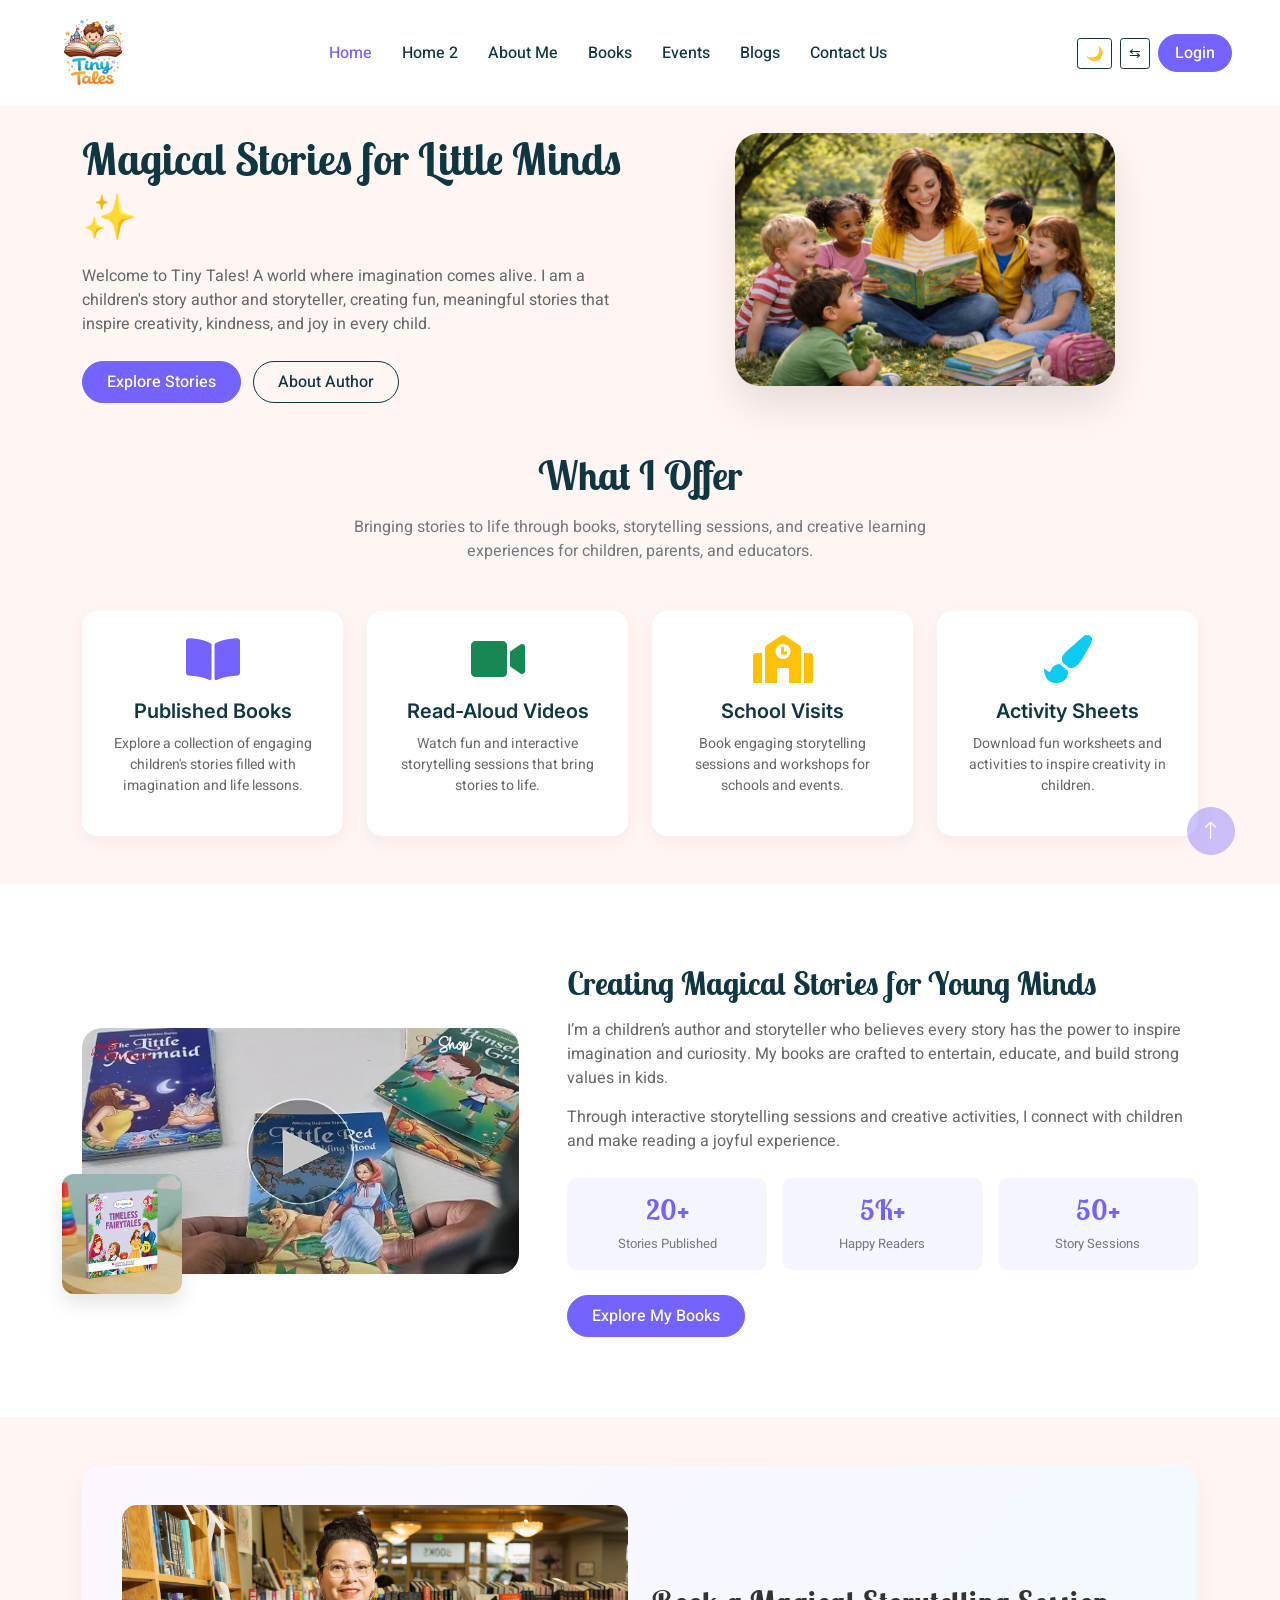
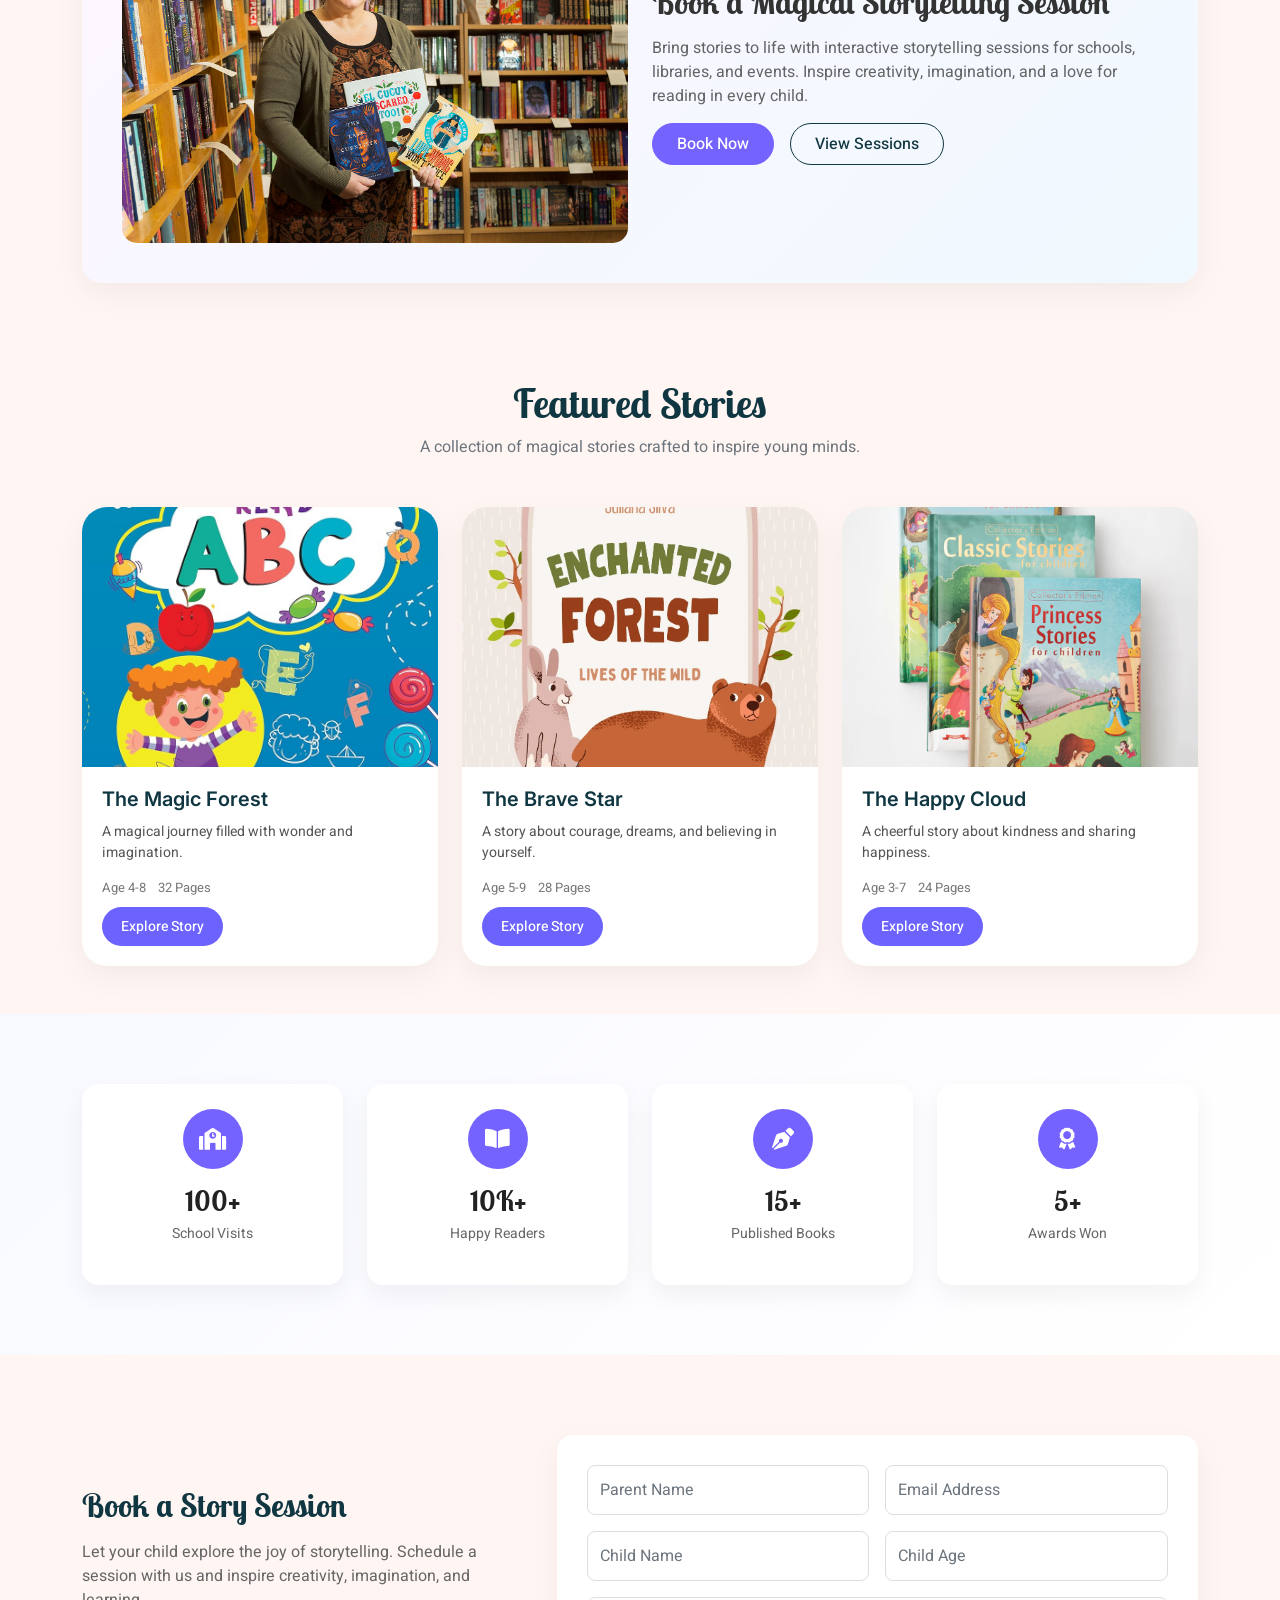
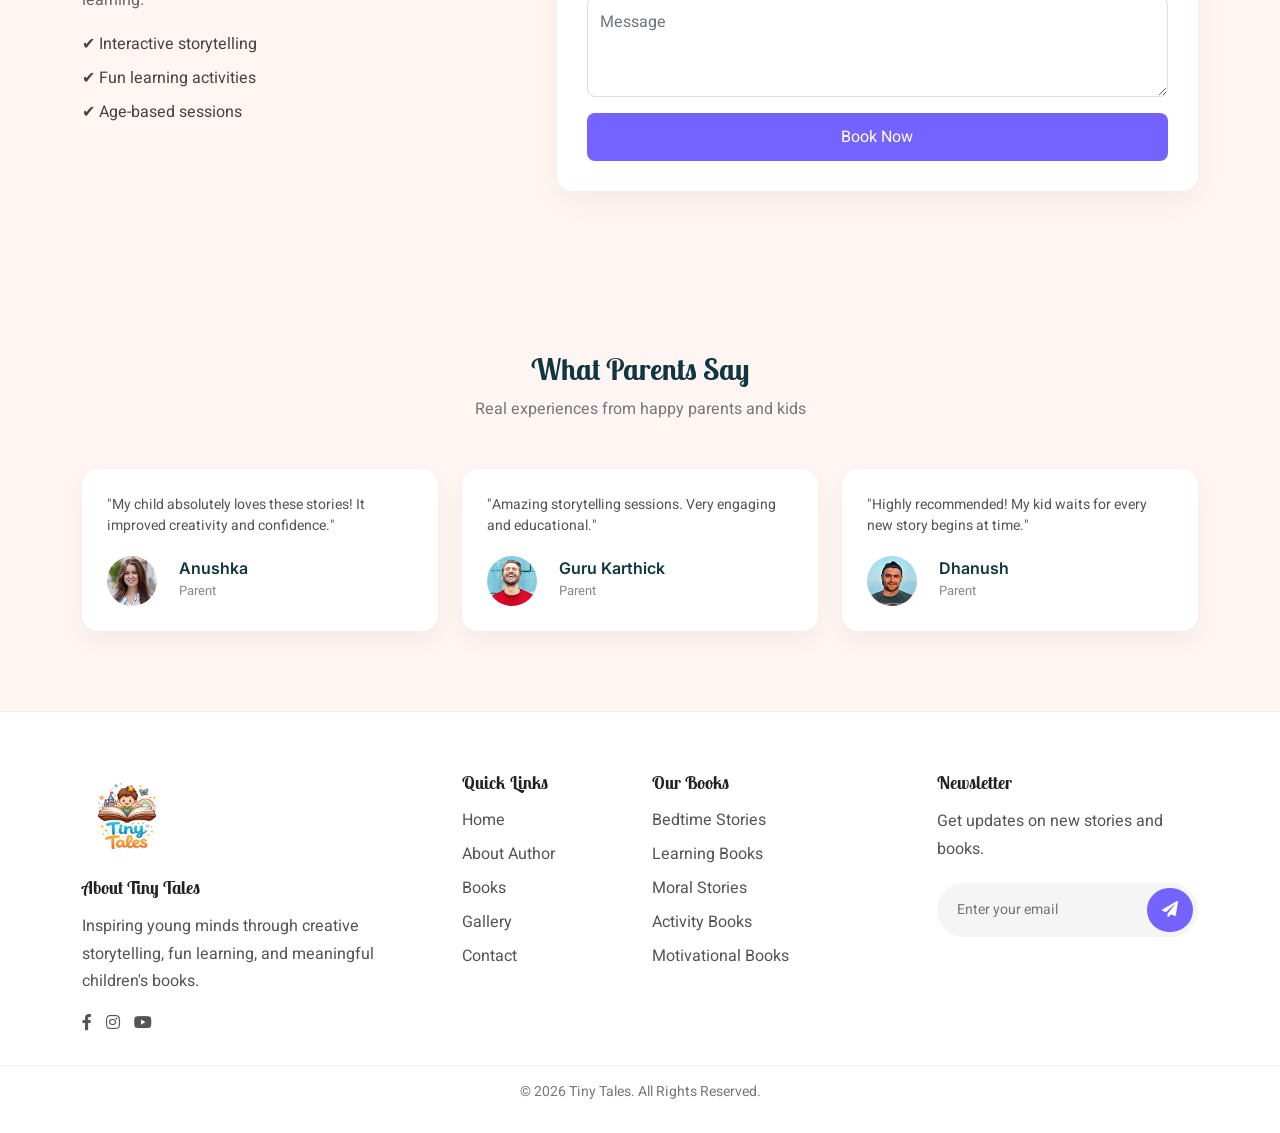
<file: index.html>
<!DOCTYPE html>
<html lang="en">

<head>
    <meta charset="utf-8">
    <title>Tiny Tales Author </title>
    <meta content="width=device-width, initial-scale=1.0" name="viewport">
    <meta content="" name="keywords">
    <meta content="" name="description">

    <!-- Favicon -->
    <link href="./img/logo1.png" rel="icon">

    <!-- Google Web Fonts -->
    <link rel="preconnect" href="https://fonts.googleapis.com">
    <link rel="preconnect" href="https://fonts.gstatic.com" crossorigin>
    <link href="https://fonts.googleapis.com/css2?family=Heebo:wght@400;500;600&family=Inter:wght@600&family=Lobster+Two:wght@700&display=swap" rel="stylesheet">
    
    <!-- Icon Font Stylesheet -->
    <link href="https://cdnjs.cloudflare.com/ajax/libs/font-awesome/5.10.0/css/all.min.css" rel="stylesheet">
    <link href="https://cdn.jsdelivr.net/npm/bootstrap-icons@1.4.1/font/bootstrap-icons.css" rel="stylesheet">

    <!-- Libraries Stylesheet -->
    <link href="lib/animate/animate.min.css" rel="stylesheet">
    <link href="lib/owlcarousel/assets/owl.carousel.min.css" rel="stylesheet">

    <!-- Customized Bootstrap Stylesheet -->
    <link href="css/bootstrap.min.css" rel="stylesheet">

    <!-- Template Stylesheet -->
    <link href="css/style.css" rel="stylesheet">
</head>

<body>
   

<nav class="navbar navbar-expand-lg bg-white navbar-light sticky-top px-4 px-lg-5">
    
    <!-- Logo -->
    <a href="index.html" class="navbar-brand d-flex align-items-center m-0 p-0">
        <img src="./img/logo1.png" alt="Tiny Tales Logo" class="logo-img">
    </a>

    <!-- Toggle -->
    <button class="navbar-toggler" type="button" data-bs-toggle="collapse" data-bs-target="#navbarCollapse">
        <span class="navbar-toggler-icon"></span>
    </button>

    <!-- Menu -->
    <div class="collapse navbar-collapse" id="navbarCollapse">

        <!-- Center menu -->
        <div class="navbar-nav mx-auto text-center">
            <a href="index.html" class="nav-item nav-link active">Home</a>
             <a href="team.html" class="nav-item nav-link">Home 2 </a>
  <a href="about.html" class="nav-item nav-link ">About Me</a>
            <a href="classes.html" class="nav-item nav-link ">Books</a>
             <a href="facility.html" class="nav-item nav-link ">Events</a>
             <a href="appointment.html" class="nav-item nav-link">Blogs</a>
             
            <a href="contact.html" class="nav-item nav-link">Contact Us</a>
        </div>

        <!-- Right side controls -->
        <div class="d-flex align-items-center justify-content-center gap-2 mt-3 mt-lg-0">
            <button id="themeToggle" class="btn btn-sm btn-outline-dark">🌙</button>

            <button id="rtlToggle" class="btn btn-sm btn-outline-dark">
                ⇆
            </button>

            <a href="login.html" class="btn btn-primary rounded-pill px-3">
                Login
            </a>
        </div>

    </div>
</nav>
        <!-- Navbar End -->


        <!-- Carousel Start -->
      <div class="container-fluid hero-section">
    <div class="container">
        <div class="row align-items-center">

            <!-- Text Content -->
            <div class="col-lg-6 text-center text-lg-start">
                <br>
                <h1 class="hero-title">
                    Magical Stories for Little Minds ✨
                </h1>

                <p class="hero-text">
                    Welcome to Tiny Tales! A world where imagination comes alive.
                    I am a children's story author and storyteller, creating fun,
                    meaningful stories that inspire creativity, kindness, and joy
                    in every child.
                </p>

              <div class="hero-buttons">
  <a href="#" class="btn btn-primary rounded-pill px-4 py-2">
    Explore Stories
  </a>

  <a href="#" class="btn btn-outline-dark rounded-pill px-4 py-2">
    About Author
  </a>
</div>
            </div>

            <!-- Image -->
            <div class="col-lg-6 text-center mt-4 mt-lg-0">
                <img src="./img/hero banner.jpeg" alt="Kids Story" class="hero-img">
            </div>

        </div>
    </div>
</div>
        <!-- Carousel End -->

<div class="container-xxl py-5">
    <div class="container">

        <!-- Section Title -->
        <div class="text-center mx-auto mb-5" style="max-width: 600px;">
            <h1 class="mb-3">What I Offer</h1>
            <p>
                Bringing stories to life through books, storytelling sessions,
                and creative learning experiences for children, parents, and educators.
            </p>
        </div>

        <!-- Cards -->
        <div class="row g-4">

            <!-- Books -->
            <div class="col-lg-3 col-sm-6">
                <div class="author-card text-center p-4">
                    <i class="fa fa-book-open fa-3x mb-3 text-primary"></i>
                    <h5>Published Books</h5>
                    <p>Explore a collection of engaging children's stories filled with imagination and life lessons.</p>
                </div>
            </div>

            <!-- Videos -->
            <div class="col-lg-3 col-sm-6">
                <div class="author-card text-center p-4">
                    <i class="fa fa-video fa-3x mb-3 text-success"></i>
                    <h5>Read-Aloud Videos</h5>
                    <p>Watch fun and interactive storytelling sessions that bring stories to life.</p>
                </div>
            </div>

            <!-- School Visits -->
            <div class="col-lg-3 col-sm-6">
                <div class="author-card text-center p-4">
                    <i class="fa fa-school fa-3x mb-3 text-warning"></i>
                    <h5>School Visits</h5>
                    <p>Book engaging storytelling sessions and workshops for schools and events.</p>
                </div>
            </div>

            <!-- Activities -->
            <div class="col-lg-3 col-sm-6">
                <div class="author-card text-center p-4">
                    <i class="fa fa-paint-brush fa-3x mb-3 text-info"></i>
                    <h5>Activity Sheets</h5>
                    <p>Download fun worksheets and activities to inspire creativity in children.</p>
                </div>
            </div>

        </div>
    </div>
</div>
        <!-- Facilities End -->


       <!-- ABOUT START -->
<section class="about-modern">
  <div class="container">

    <div class="row align-items-center g-5">

      <!-- IMAGE SIDE -->
      <div class="col-lg-5">
        <div class="about-images">

          <img src="./img/bk11.jpg" class="main-img" alt="">
          
          <div class="small-img left">
            <img src="./img/book1.jpg" alt="">
          </div>

          <!-- <div class="small-img right">
            <img src="./img/book13.jpg
            " alt="">
          </div> -->

        </div>
      </div>

      <!-- CONTENT SIDE -->
      <div class="col-lg-7">
        <div class="about-content">

          <h2>Creating Magical Stories for Young Minds</h2>

          <p>
            I’m a children’s author and storyteller who believes every story 
            has the power to inspire imagination and curiosity. My books are 
            crafted to entertain, educate, and build strong values in kids.
          </p>

          <p>
            Through interactive storytelling sessions and creative activities, 
            I connect with children and make reading a joyful experience.
          </p>

          <!-- HIGHLIGHTS -->
          <div class="about-stats">

            <div class="stat-box">
              <h3>20+</h3>
              <span>Stories Published</span>
            </div>

            <div class="stat-box">
              <h3>5K+</h3>
              <span>Happy Readers</span>
            </div>

            <div class="stat-box">
              <h3>50+</h3>
              <span>Story Sessions</span>
            </div>

          </div>

          <!-- BUTTON -->
          <a href="#" class="btn btn-primary rounded-pill px-4 py-2">Explore My Books</a>

        </div>
      </div>

    </div>

  </div>
</section>
<!-- ABOUT END -->


        <!-- Call To Action Start -->
     <div class="container-xxl py-5">
    <div class="container">
        <div class="cta-box">

            <div class="row align-items-center">

                <!-- Image -->
                <div class="col-lg-6">
                    <div class="cta-img">
                        <img src="./img/author1.jpg" alt="Storytelling Session">
                    </div>
                </div>

                <!-- Content -->
                <div class="col-lg-6 text-center text-lg-start mt-4 mt-lg-0">
                    <h2 class="cta-title">
                        Book a Magical Storytelling Session 
                    </h2>

                    <p class="cta-text">
                        Bring stories to life with interactive storytelling sessions for schools,
                        libraries, and events. Inspire creativity, imagination, and a love for reading
                        in every child.
                    </p>

                    <div class="d-flex flex-wrap gap-3 justify-content-center justify-content-lg-start">
                        <a href="#" class="btn btn-primary rounded-pill px-4 py-2">
                            Book Now
                        </a>

                        <a href="#" class="btn btn-outline-dark rounded-pill px-4 py-2">
                            View Sessions
                        </a>
                    </div>
                </div>

            </div>

        </div>
    </div>
</div>
        <!-- Call To Action End -->


      <div class="container-xxl py-5">
    <div class="container">

        <!-- Title -->
        <div class="text-center mb-5">
            <h1 class="fw-bold">Featured Stories</h1>
            <p class="text-muted">
                A collection of magical stories crafted to inspire young minds.
            </p>
        </div>

        <div class="row g-4">

            <!-- Book 1 -->
            <div class="col-lg-4 col-md-6">
                <div class="book-card-elegant">
                    <div class="book-img">
                        <img src="img/book13.jpg" alt="">
                    </div>
                    <div class="book-body">
                        <h5>The Magic Forest</h5>
                        <p>A magical journey filled with wonder and imagination.</p>
                        <div class="meta">
                            <span>Age 4-8</span>
                            <span>32 Pages</span>
                        </div>
                        <a href="#" class="btn btn-rounded">Explore Story</a>
                    </div>
                </div>
            </div>

            <!-- Book 2 -->
            <div class="col-lg-4 col-md-6">
                <div class="book-card-elegant">
                    <div class="book-img">
                        <img src="img/book9.webp" alt="">
                    </div>
                    <div class="book-body">
                        <h5>The Brave Star</h5>
                        <p>A story about courage, dreams, and believing in yourself.</p>
                        <div class="meta">
                            <span>Age 5-9</span>
                            <span>28 Pages</span>
                        </div>
                        <a href="#" class="btn btn-rounded">Explore Story</a>
                    </div>
                </div>
            </div>

            <!-- Book 3 -->
            <div class="col-lg-4 col-md-6 mx-md-auto">
                <div class="book-card-elegant">
                    <div class="book-img">
                        <img src="img/bk4.webp" alt="">
                    </div>
                    <div class="book-body">
                        <h5>The Happy Cloud</h5>
                        <p>A cheerful story about kindness and sharing happiness.</p>
                        <div class="meta">
                            <span>Age 3-7</span>
                            <span>24 Pages</span>
                        </div>
                        <a href="#" class="btn btn-rounded">Explore Story</a>
                    </div>
                </div>
            </div>

          

        </div>
    </div>
</div>
<!-- STATS SECTION START -->
<section class="stats-modern">
  <div class="container">

    <div class="row g-4">

      <!-- ITEM -->
      <div class="col-lg-3 col-sm-6">
        <div class="stat-card">
          <div class="icon">
            <i class="fa fa-school"></i>
          </div>
          <h2>100+</h2>
          <p>School Visits</p>
        </div>
      </div>

      <!-- ITEM -->
      <div class="col-lg-3 col-sm-6">
        <div class="stat-card">
          <div class="icon">
            <i class="fa fa-book-open"></i>
          </div>
          <h2>10K+</h2>
          <p>Happy Readers</p>
        </div>
      </div>

      <!-- ITEM -->
      <div class="col-lg-3 col-sm-6">
        <div class="stat-card">
          <div class="icon">
            <i class="fa fa-pen-nib"></i>
          </div>
          <h2>15+</h2>
          <p>Published Books</p>
        </div>
      </div>

      <!-- ITEM -->
      <div class="col-lg-3 col-sm-6">
        <div class="stat-card">
          <div class="icon">
            <i class="fa fa-award"></i>
          </div>
          <h2>5+</h2>
          <p>Awards Won</p>
        </div>
      </div>

    </div>

  </div>
</section>
<!-- STATS SECTION END -->

       <!-- APPOINTMENT START -->
<div class="appointment-section">
  <div class="container">
    <div class="row align-items-center gy-5">

      <!-- LEFT CONTENT -->
      <div class="col-lg-5">
        <div class="appointment-content">
          <h2>Book a Story Session</h2>
          <p>
            Let your child explore the joy of storytelling. Schedule a session
            with us and inspire creativity, imagination, and learning.
          </p>

          <ul class="appointment-points">
            <li>✔ Interactive storytelling</li>
            <li>✔ Fun learning activities</li>
            <li>✔ Age-based sessions</li>
          </ul>
        </div>
      </div>

      <!-- RIGHT FORM -->
      <div class="col-lg-7">
        <div class="appointment-card">
          <form>
            <div class="row g-3">

              <div class="col-md-6">
                <input type="text" placeholder="Parent Name" class="form-control">
              </div>

              <div class="col-md-6">
                <input type="email" placeholder="Email Address" class="form-control">
              </div>

              <div class="col-md-6">
                <input type="text" placeholder="Child Name" class="form-control">
              </div>

              <div class="col-md-6">
                <input type="text" placeholder="Child Age" class="form-control">
              </div>

              <div class="col-12">
                <textarea placeholder="Message" class="form-control"></textarea>
              </div>

              <div class="col-12">
                <button class="btn-appoint">Book Now</button>
              </div>

            </div>
          </form>
        </div>
      </div>

    </div>
  </div>
</div>
<!-- APPOINTMENT END -->


<!-- TESTIMONIAL START -->
<div class="testimonial-section">
  <div class="container">

    <div class="text-center mb-5">
      <h2>What Parents Say</h2>
      <p>Real experiences from happy parents and kids</p>
    </div>

    <div class="row g-4">

      <!-- ITEM -->
      <div class="col-lg-4 col-md-6">
        <div class="testimonial-card">
          <p>
            "My child absolutely loves these stories! It improved creativity and confidence."
          </p>

          <div class="user">
            <img src="img/testimonial-1.jpg">
            <div>
              <h5>Anushka</h5>
              <span>Parent</span>
            </div>
          </div>
        </div>
      </div>

      <!-- ITEM -->
      <div class="col-lg-4 col-md-6">
        <div class="testimonial-card">
          <p>
            "Amazing storytelling sessions. Very engaging and educational."
          </p>

          <div class="user">
            <img src="img/testimonial-2.jpg">
            <div>
              <h5>Guru Karthick</h5>
              <span>Parent</span>
            </div>
          </div>
        </div>
      </div>

      <!-- ITEM -->
      <div class="col-lg-4 col-md-6">
        <div class="testimonial-card">
          <p>
            "Highly recommended! My kid waits for every new story begins at time."
          </p>

          <div class="user">
            <img src="img/testimonial-3.jpg">
            <div>
              <h5>Dhanush</h5>
              <span>Parent</span>
            </div>
          </div>
        </div>
      </div>

    </div>

  </div>
</div>
<!-- TESTIMONIAL END -->


       <!-- FOOTER START -->
<footer class="footer-section">
    <div class="container">
        <div class="row gy-4">

            <!-- About + Logo -->
            <div class="col-lg-4 col-md-6">
                <a href="index.html" class="footer-logo">
                    <img src="./img/logo1.png" alt="Tiny Tales Logo" class="logo-img">
                </a>

                <h4 class="footer-title">About Tiny Tales</h4>
                <p class="footer-text">
                    Inspiring young minds through creative storytelling, fun learning,
                    and meaningful children's books.
                </p>

                <div class="footer-social">
                    <a href="#"><i class="fab fa-facebook-f"></i></a>
                    <a href="#"><i class="fab fa-instagram"></i></a>
                    <a href="#"><i class="fab fa-youtube"></i></a>
                </div>
            </div>

            <!-- Links -->
            <div class="col-lg-2 col-md-6">
                <h4 class="footer-title">Quick Links</h4>
                <ul class="footer-links">
                    <li><a href="#">Home</a></li>
                    <li><a href="#">About Author</a></li>
                    <li><a href="#">Books</a></li>
                    <li><a href="#">Gallery</a></li>
                    <li><a href="#">Contact</a></li>
                </ul>
            </div>

            <!-- Books -->
            <div class="col-lg-3 col-md-6">
                <h4 class="footer-title">Our Books</h4>
                <ul class="footer-links">
                    <li><a href="#">Bedtime Stories</a></li>
                    <li><a href="#">Learning Books</a></li>
                    <li><a href="#">Moral Stories</a></li>
                    <li><a href="#">Activity Books</a></li>
                    <li><a href="#">Motivational Books</a></li>
                </ul>
            </div>

            <!-- Newsletter -->
            <div class="col-lg-3 col-md-6">
                <h4 class="footer-title">Newsletter</h4>
                <p class="footer-text">Get updates on new stories and books.</p>

                <form class="newsletter-form">
                    <input type="email" placeholder="Enter your email" required>
                    <button type="submit">
                        <i class="fa fa-paper-plane"></i>
                    </button>
                </form>
            </div>

        </div>
    </div>

    <!-- Bottom -->
    <div class="footer-bottom text-center">
        <p>© 2026 Tiny Tales. All Rights Reserved.</p>
    </div>
</footer>
<!-- FOOTER END -->


        <!-- Back to Top -->
        <a href="#" class="btn btn-lg btn-primary btn-lg-square back-to-top"><i class="bi bi-arrow-up"></i></a>
    </div>

    <!-- JavaScript Libraries -->
    <script src="https://code.jquery.com/jquery-3.4.1.min.js"></script>
    <script src="https://cdn.jsdelivr.net/npm/bootstrap@5.0.0/dist/js/bootstrap.bundle.min.js"></script>
    <script src="lib/wow/wow.min.js"></script>
    <script src="lib/easing/easing.min.js"></script>
    <script src="lib/waypoints/waypoints.min.js"></script>
    <script src="lib/owlcarousel/owl.carousel.min.js"></script>
  <script src="js/theme-rtl.js"></script>
    <!-- Template Javascript -->
    <script src="js/main.js"></script>
</body>

</html>
</file>
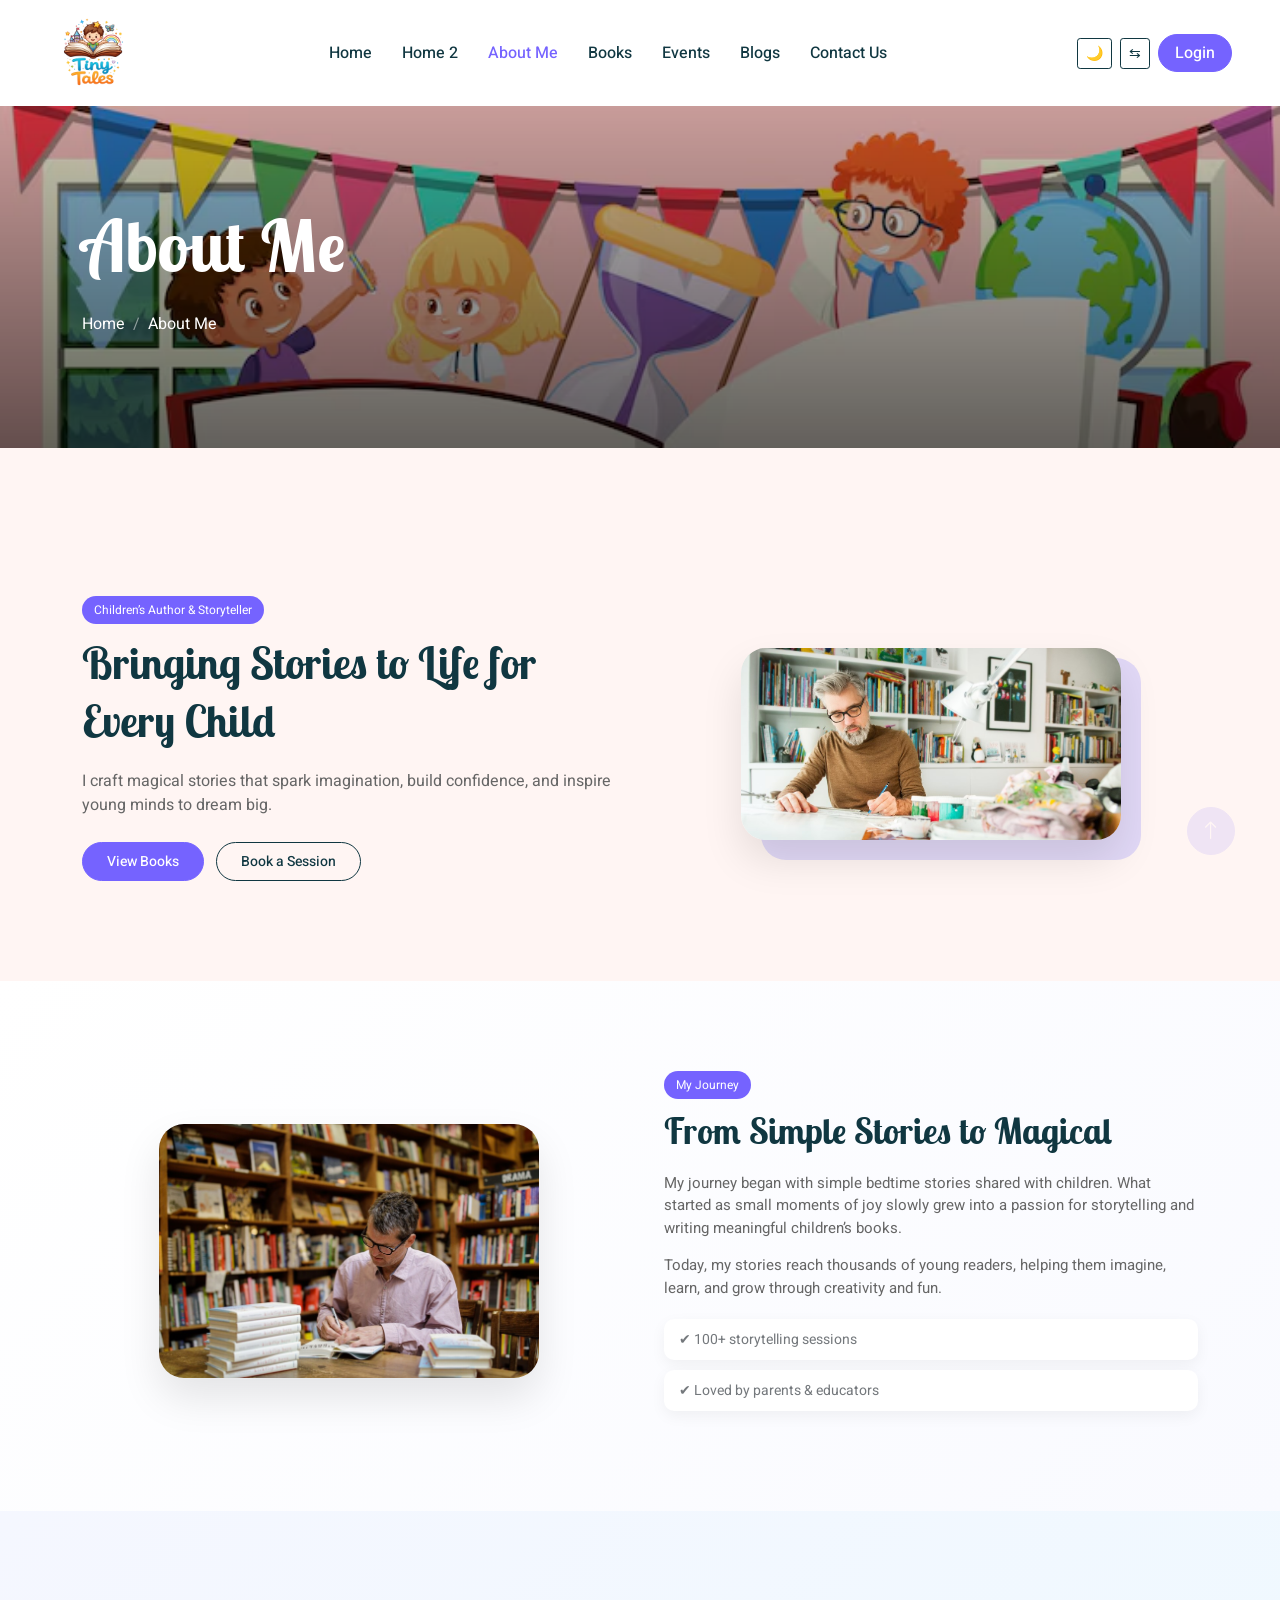
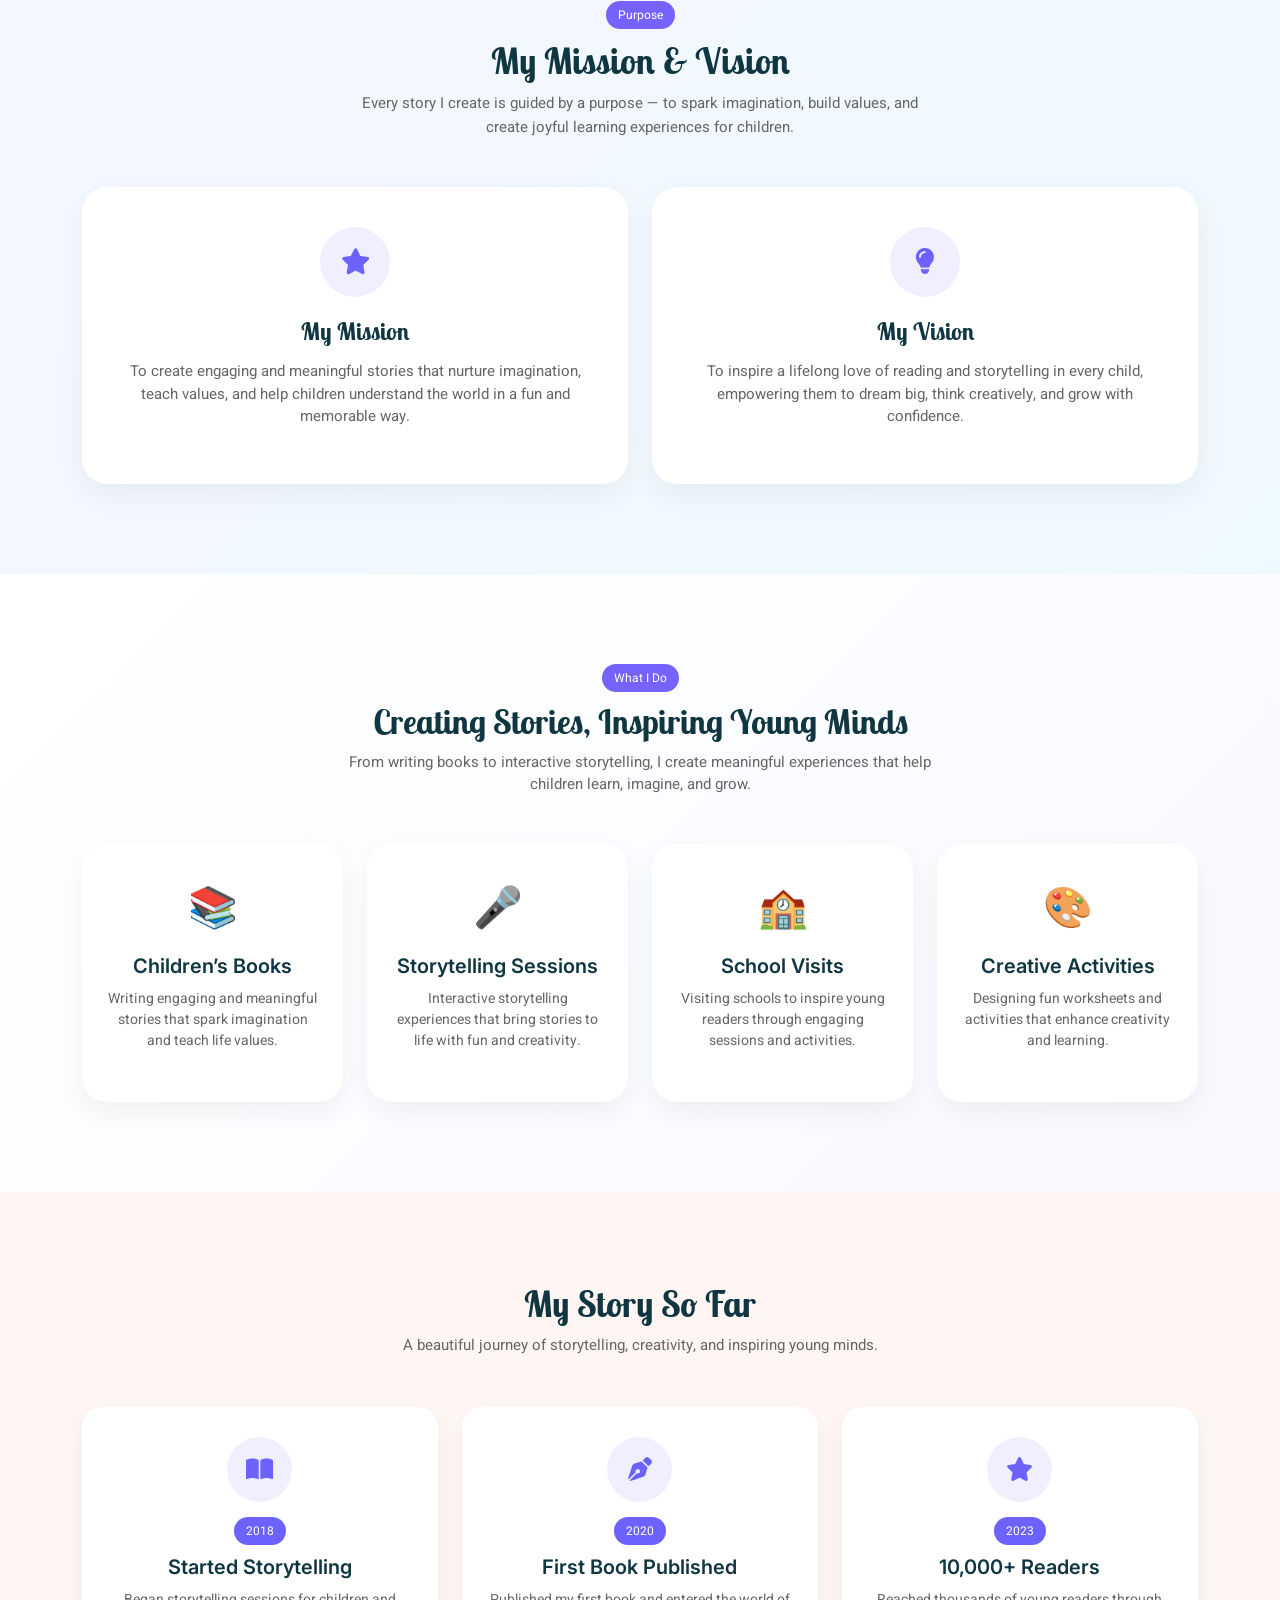
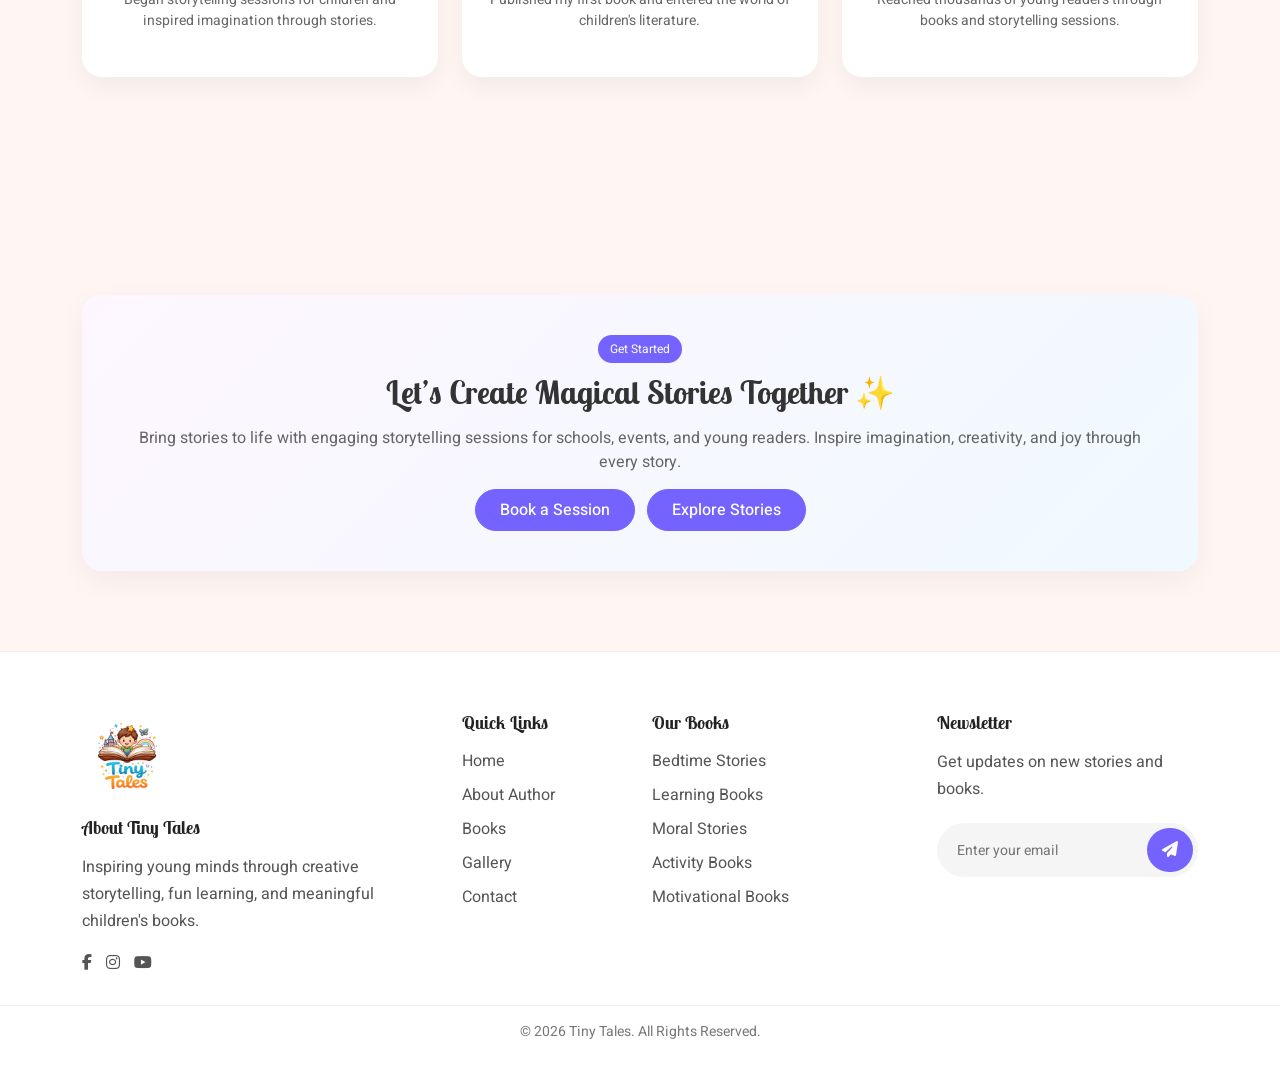
<file: about.html>
<!DOCTYPE html>
<html lang="en">

<head>
    <meta charset="utf-8">
    <title>Tiny Tales</title>
    <meta content="width=device-width, initial-scale=1.0" name="viewport">
    <meta content="" name="keywords">
    <meta content="" name="description">

    <!-- Favicon -->
    <link href="./img/logo1.png" rel="icon">

    <!-- Google Web Fonts -->
    <link rel="preconnect" href="https://fonts.googleapis.com">
    <link rel="preconnect" href="https://fonts.gstatic.com" crossorigin>
    <link href="https://fonts.googleapis.com/css2?family=Heebo:wght@400;500;600&family=Inter:wght@600&family=Lobster+Two:wght@700&display=swap" rel="stylesheet">
    
    <!-- Icon Font Stylesheet -->
    <link href="https://cdnjs.cloudflare.com/ajax/libs/font-awesome/5.10.0/css/all.min.css" rel="stylesheet">
    <link href="https://cdn.jsdelivr.net/npm/bootstrap-icons@1.4.1/font/bootstrap-icons.css" rel="stylesheet">
<link href="https://cdnjs.cloudflare.com/ajax/libs/font-awesome/6.5.0/css/all.min.css" rel="stylesheet">
    <!-- Libraries Stylesheet -->
    <link href="lib/animate/animate.min.css" rel="stylesheet">
    <link href="lib/owlcarousel/assets/owl.carousel.min.css" rel="stylesheet">

    <!-- Customized Bootstrap Stylesheet -->
    <link href="css/bootstrap.min.css" rel="stylesheet">

    <!-- Template Stylesheet -->
    <link href="css/style.css" rel="stylesheet">
</head>

<body>
   
        <!-- Spinner End -->


        <!-- Navbar Start -->
        
<nav class="navbar navbar-expand-lg bg-white navbar-light sticky-top px-4 px-lg-5">
    
    <!-- Logo -->
    <a href="index.html" class="navbar-brand d-flex align-items-center m-0 p-0">
        <img src="./img/logo1.png" alt="Tiny Tales Logo" class="logo-img">
    </a>

    <!-- Toggle -->
    <button class="navbar-toggler" type="button" data-bs-toggle="collapse" data-bs-target="#navbarCollapse">
        <span class="navbar-toggler-icon"></span>
    </button>

    <!-- Menu -->
    <div class="collapse navbar-collapse" id="navbarCollapse">

        <!-- Center menu -->
        <div class="navbar-nav mx-auto text-center">
            <a href="index.html" class="nav-item nav-link ">Home</a>
             <a href="team.html" class="nav-item nav-link">Home 2 </a>
             <a href="about.html" class="nav-item nav-link ">About Me</a>
            <a href="classes.html" class="nav-item nav-link ">Books</a>
             <a href="facility.html" class="nav-item nav-link ">Events</a>
             <a href="appointment.html" class="nav-item nav-link">Blogs</a>
             
            <a href="contact.html" class="nav-item nav-link">Contact Us</a>
        </div>

        <!-- Right side controls -->
        <div class="d-flex align-items-center justify-content-center gap-2 mt-3 mt-lg-0">
            <button id="themeToggle" class="btn btn-sm btn-outline-dark">🌙</button>

            <button id="rtlToggle" class="btn btn-sm btn-outline-dark">
                ⇆
            </button>

            <a href="login.html" class="btn btn-primary rounded-pill px-3">
                Login
            </a>
        </div>

    </div>
</nav>
        <!-- Navbar End -->


        <!-- Page Header End -->
        <div class="container-xxl py-5 page-headerr position-relative mb-5">
            <div class="container py-5">
                <h1 class="display-2 text-white animated slideInDown mb-4">About Me</h1>
                <nav aria-label="breadcrumb animated slideInDown">
                    <ol class="breadcrumb">
                        <li class="breadcrumb-item"><a href="#">Home</a></li>

                        <li class="breadcrumb-item text-white active" aria-current="page">About Me</li>
                    </ol>
                </nav>
            </div>
        </div>
      







<!-- 1. HERO -->
<section class="about-hero-modern">
  <div class="container">
    <div class="row align-items-center g-5">

      <!-- Content -->
   <div class="col-lg-6 text-md-center text-lg-start">

        <span class="tag">Children’s Author & Storyteller</span>

        <h1 class="hero-title">
          Bringing Stories to Life for Every Child 
        </h1>

        <p class="hero-text">
          I craft magical stories that spark imagination, build confidence,
          and inspire young minds to dream big.
        </p>

        <div class="hero-btns">
          <a href="#" class="btn btn-primary rounded-pill px-4 py-2 me-2">
            View Books
          </a>
          <a href="#" class="btn btn-outline-dark rounded-pill px-4 py-2">
            Book a Session
          </a>
        </div>

      </div>

      <!-- Image -->
      <div class="col-lg-6 text-center position-relative">

        <div class="hero-img-wrapper">
          <img src="img/about1.jpg" class="img-fluid hero-img" alt="">
        </div>

      </div>

    </div>
  </div>
</section>
<section class="my-story-section">
  <div class="container">
    <div class="row align-items-center g-5">

      <!-- Image -->
    <div class="col-lg-6 text-center position-relative">
  <div class="hero-img-wrapper">
    <img src="img/journey2.jpg" class="img-fluid hero-img" alt="">
  </div>
</div>

      <!-- Content -->
      <div class="col-lg-6 ">

        <span class="tag ">My Journey</span>

        <h2 class="story-title">
          From Simple Stories to Magical 
        </h2>

        <p class="story-text">
          My journey began with simple bedtime stories shared with children.
          What started as small moments of joy slowly grew into a passion for
          storytelling and writing meaningful children’s books.
        </p>

        <p class="story-text">
          Today, my stories reach thousands of young readers, helping them
          imagine, learn, and grow through creativity and fun.
        </p>

        <!-- Highlights -->
        <div class="story-highlights">

          <div class="highlight-item">
            ✔ 100+ storytelling sessions
          </div>

          <div class="highlight-item">
            ✔ Loved by parents & educators
          </div>

        

        </div>

      </div>

    </div>
  </div>
</section>
<section class="mv-section">
  <div class="container">

    <!-- Title -->
   <div class="text-center mb-5 mv-heading">
  <span class="tag">Purpose</span>

  <h2 class="story-title mb-2">
    My Mission & Vision
  </h2>

  <p class="section-sub mb-0">
    Every story I create is guided by a purpose — to spark imagination,
    build values, and create joyful learning experiences for children.
  </p>
</div>

    <div class="row g-4">

      <!-- Mission -->
      <div class="col-lg-6">
        <div class="mv-card mission-card">

          <div class="mv-icon">
            <i class="fa fa-star"></i>
          </div>

          <h4>My Mission</h4>

          <p>
            To create engaging and meaningful stories that nurture imagination,
            teach values, and help children understand the world in a fun and
            memorable way.
          </p>

        </div>
      </div>

      <!-- Vision -->
      <div class="col-lg-6">
        <div class="mv-card vision-card">

          <div class="mv-icon">
            <i class="fa fa-lightbulb"></i>
          </div>

          <h4>My Vision</h4>

          <p>
            To inspire a lifelong love of reading and storytelling in every child,
            empowering them to dream big, think creatively, and grow with confidence.
          </p>

        </div>
      </div>

    </div>
  </div>
</section>

<section class="what-section">
  <div class="container">

    <!-- Title -->
    <div class="text-center mb-5 what-heading">
      <span class="tag">What I Do</span>
      <h2 class="section-title mb-2">Creating Stories, Inspiring Young Minds</h2>
      <p class="section-sub">
        From writing books to interactive storytelling, I create meaningful
        experiences that help children learn, imagine, and grow.
      </p>
    </div>

    <div class="row g-4">

      <!-- Item 1 -->
      <div class="col-lg-3 col-md-6">
        <div class="what-card text-center">
          <div class="what-icon">📚</div>
          <h5>Children’s Books</h5>
          <p>
            Writing engaging and meaningful stories that spark imagination
            and teach life values.
          </p>
        </div>
      </div>

      <!-- Item 2 -->
      <div class="col-lg-3 col-md-6">
        <div class="what-card text-center">
          <div class="what-icon">🎤</div>
          <h5>Storytelling Sessions</h5>
          <p>
            Interactive storytelling experiences that bring stories to life
            with fun and creativity.
          </p>
        </div>
      </div>

      <!-- Item 3 -->
      <div class="col-lg-3 col-md-6">
        <div class="what-card text-center">
          <div class="what-icon">🏫</div>
          <h5>School Visits</h5>
          <p>
            Visiting schools to inspire young readers through engaging
            sessions and activities.
          </p>
        </div>
      </div>

      <!-- Item 4 -->
      <div class="col-lg-3 col-md-6">
        <div class="what-card text-center">
          <div class="what-icon">🎨</div>
          <h5>Creative Activities</h5>
          <p>
            Designing fun worksheets and activities that enhance creativity
            and learning.
          </p>
        </div>
      </div>

    </div>
  </div>
</section>
<section class="journey-section">
  <div class="container">

    <!-- Title -->
   <div class="text-center  journey-heading">
  <!-- <span class="tag">Journey</span> -->

  <h2 class="story-title">My Story So Far</h2>

  <p class="section-sub mb-0">
    A beautiful journey of storytelling, creativity, and inspiring young minds.
  </p>
</div>

    <div class="row g-4">

      <!-- Item 1 -->
     <div class="col-lg-4 col-md-6">
  <div class="journey-card text-center">
          <div class="icon">
            <i class="fa-solid fa-book-open"></i>
          </div>
          <span class="year">2018</span>
          <h5>Started Storytelling</h5>
          <p>
            Began storytelling sessions for children and inspired imagination through stories.
          </p>
        </div>
      </div>

      <!-- Item 2 -->
      <div class="col-lg-4 col-md-6">
        <div class="journey-card">
          <div class="icon">
            <i class="fa-solid fa-pen-nib"></i>
          </div>
          <span class="year">2020</span>
          <h5>First Book Published</h5>
          <p>
            Published my first book and entered the world of children's literature.
          </p>
        </div>
      </div>

      <!-- Item 3 -->
      <div class="col-lg-4 col-md-6 mx-md-auto">
        <div class="journey-card">
          <div class="icon">
            <i class="fa-solid fa-star"></i>
          </div>
          <span class="year">2023</span>
          <h5>10,000+ Readers</h5>
          <p>
            Reached thousands of young readers through books and storytelling sessions.
          </p>
        </div>
      </div>

    </div>
  </div>
</section>



<section class="about-cta-modern mt-5">
  <div class="container">

    <div class="cta-box text-center">

      <span class="tag">Get Started</span>

      <h2 class="cta-title">
        Let’s Create Magical Stories Together ✨
      </h2>

      <p class="cta-text">
        Bring stories to life with engaging storytelling sessions for schools,
        events, and young readers. Inspire imagination, creativity, and joy
        through every story.
      </p>

      <div class="cta-buttons">
        <a href="#" class="btn btn-primary rounded-pill px-4 py-2 me-2">
          Book a Session
        </a>

        <a href="#" class="btn btn-primary rounded-pill px-4 py-2">
          Explore Stories
        </a>
      </div>

    </div>

  </div>
</section>


        <!-- Footer Start -->
       <footer class="footer-section">
    <div class="container">
        <div class="row gy-4">

            <!-- About + Logo -->
            <div class="col-lg-4 col-md-6">
                <a href="index.html" class="footer-logo">
                    <img src="./img/logo1.png" alt="Tiny Tales Logo" class="logo-img">
                </a>

                <h4 class="footer-title">About Tiny Tales</h4>
                <p class="footer-text">
                    Inspiring young minds through creative storytelling, fun learning,
                    and meaningful children's books.
                </p>

                <div class="footer-social">
                    <a href="#"><i class="fab fa-facebook-f"></i></a>
                    <a href="#"><i class="fab fa-instagram"></i></a>
                    <a href="#"><i class="fab fa-youtube"></i></a>
                </div>
            </div>

            <!-- Links -->
            <div class="col-lg-2 col-md-6">
                <h4 class="footer-title">Quick Links</h4>
                <ul class="footer-links">
                    <li><a href="#">Home</a></li>
                    <li><a href="#">About Author</a></li>
                    <li><a href="#">Books</a></li>
                    <li><a href="#">Gallery</a></li>
                    <li><a href="#">Contact</a></li>
                </ul>
            </div>

            <!-- Books -->
            <div class="col-lg-3 col-md-6">
                <h4 class="footer-title">Our Books</h4>
                <ul class="footer-links">
                    <li><a href="#">Bedtime Stories</a></li>
                    <li><a href="#">Learning Books</a></li>
                    <li><a href="#">Moral Stories</a></li>
                    <li><a href="#">Activity Books</a></li>
                    <li><a href="#">Motivational Books</a></li>
                </ul>
            </div>

            <!-- Newsletter -->
            <div class="col-lg-3 col-md-6">
                <h4 class="footer-title">Newsletter</h4>
                <p class="footer-text">Get updates on new stories and books.</p>

                <form class="newsletter-form">
                    <input type="email" placeholder="Enter your email" required>
                    <button type="submit">
                        <i class="fa fa-paper-plane"></i>
                    </button>
                </form>
            </div>

        </div>
    </div>

    <!-- Bottom -->
    <div class="footer-bottom text-center">
        <p>© 2026 Tiny Tales. All Rights Reserved.</p>
    </div>
</footer>
        <!-- Footer End -->


        <!-- Back to Top -->
        <a href="#" class="btn btn-lg btn-primary btn-lg-square back-to-top"><i class="bi bi-arrow-up"></i></a>
    </div>

    <!-- JavaScript Libraries -->
    <script src="https://code.jquery.com/jquery-3.4.1.min.js"></script>
    <script src="https://cdn.jsdelivr.net/npm/bootstrap@5.0.0/dist/js/bootstrap.bundle.min.js"></script>
    <script src="lib/wow/wow.min.js"></script>
    <script src="lib/easing/easing.min.js"></script>
    <script src="lib/waypoints/waypoints.min.js"></script>
    <script src="lib/owlcarousel/owl.carousel.min.js"></script>
  <script src="js/theme-rtl.js"></script>
    <!-- Template Javascript -->
    <script src="js/main.js"></script>
</body>

</html>
</file>
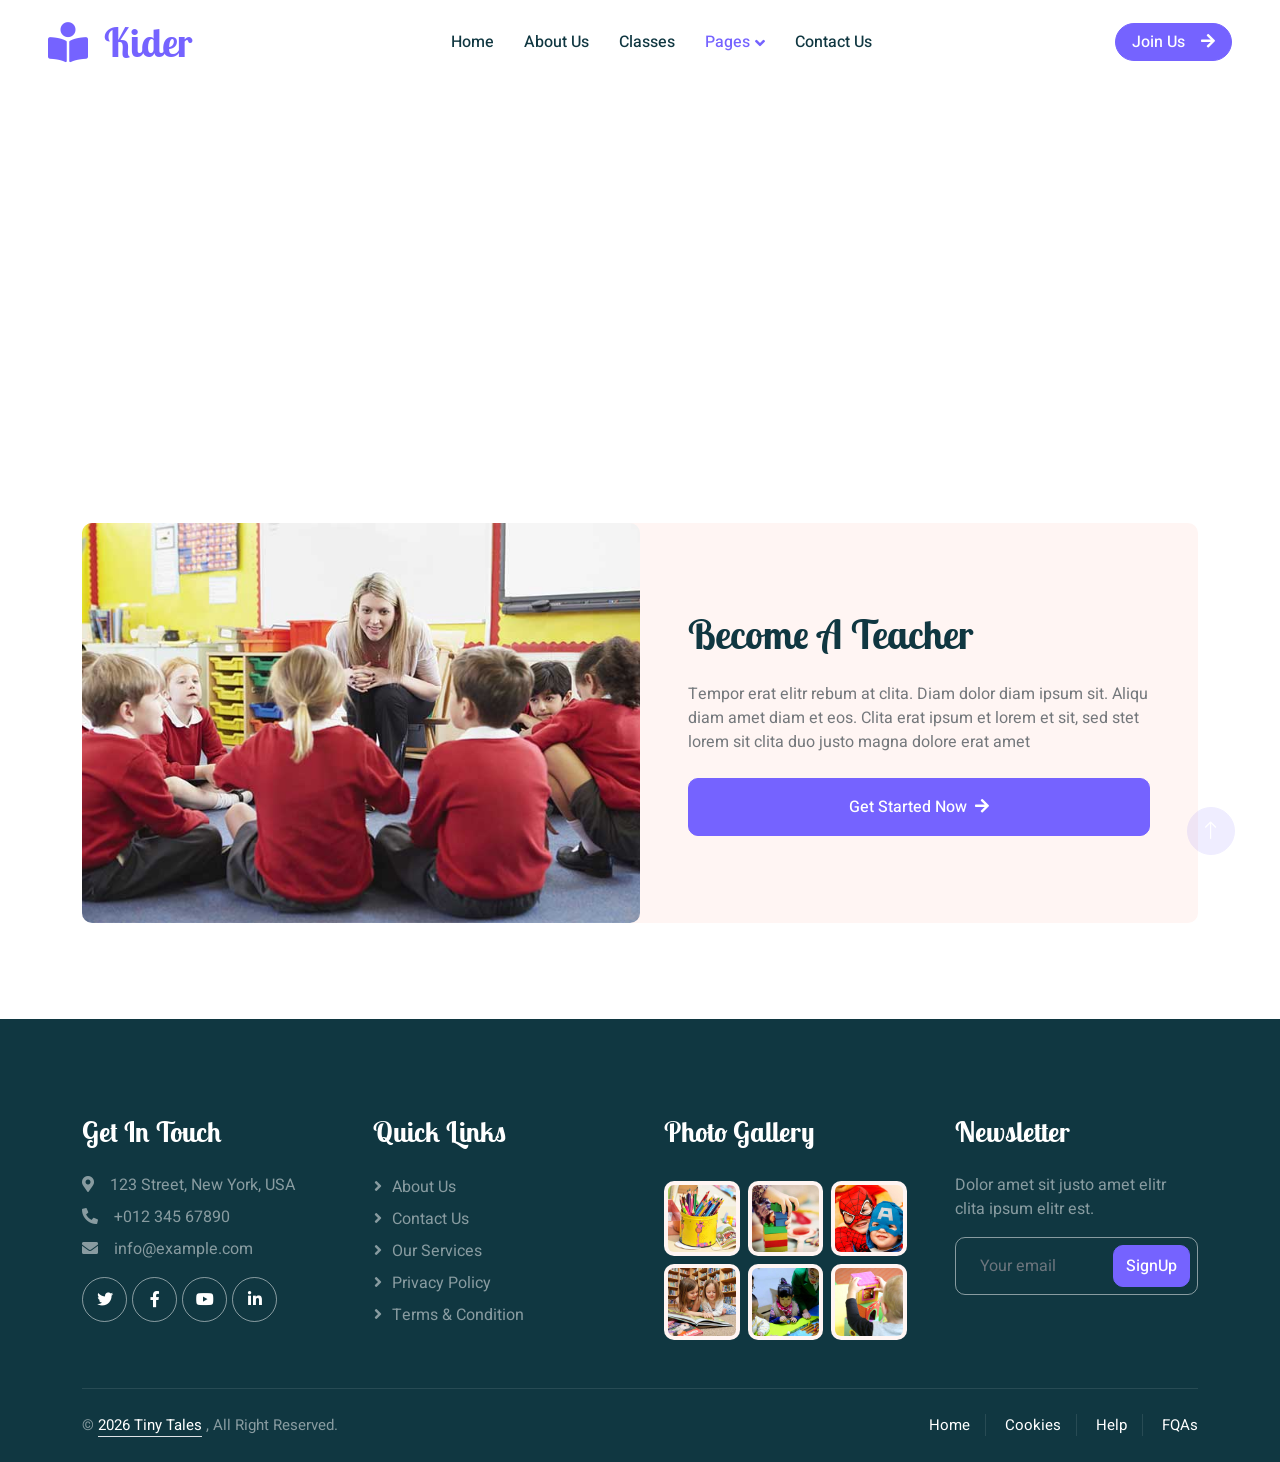
<file: call-to-action.html>
<!DOCTYPE html>
<html lang="en">

<head>
    <meta charset="utf-8">
    <title>Tiny Tales</title>
    <meta content="width=device-width, initial-scale=1.0" name="viewport">
    <meta content="" name="keywords">
    <meta content="" name="description">

    <!-- Favicon -->
    <link href="./img/logo1.png" rel="icon">

    <!-- Google Web Fonts -->
    <link rel="preconnect" href="https://fonts.googleapis.com">
    <link rel="preconnect" href="https://fonts.gstatic.com" crossorigin>
    <link href="https://fonts.googleapis.com/css2?family=Heebo:wght@400;500;600&family=Inter:wght@600&family=Lobster+Two:wght@700&display=swap" rel="stylesheet">
    
    <!-- Icon Font Stylesheet -->
    <link href="https://cdnjs.cloudflare.com/ajax/libs/font-awesome/5.10.0/css/all.min.css" rel="stylesheet">
    <link href="https://cdn.jsdelivr.net/npm/bootstrap-icons@1.4.1/font/bootstrap-icons.css" rel="stylesheet">

    <!-- Libraries Stylesheet -->
    <link href="lib/animate/animate.min.css" rel="stylesheet">
    <link href="lib/owlcarousel/assets/owl.carousel.min.css" rel="stylesheet">

    <!-- Customized Bootstrap Stylesheet -->
    <link href="css/bootstrap.min.css" rel="stylesheet">

    <!-- Template Stylesheet -->
    <link href="css/style.css" rel="stylesheet">
</head>

<body>
    <div class="container-xxl bg-white p-0">
        <!-- Spinner Start -->
        <div id="spinner" class="show bg-white position-fixed translate-middle w-100 vh-100 top-50 start-50 d-flex align-items-center justify-content-center">
            <div class="spinner-border text-primary" style="width: 3rem; height: 3rem;" role="status">
                <span class="sr-only">Loading...</span>
            </div>
        </div>
        <!-- Spinner End -->


        <!-- Navbar Start -->
        <nav class="navbar navbar-expand-lg bg-white navbar-light sticky-top px-4 px-lg-5 py-lg-0">
            <a href="index.html" class="navbar-brand">
                <h1 class="m-0 text-primary"><i class="fa fa-book-reader me-3"></i>Kider</h1>
            </a>
            <button type="button" class="navbar-toggler" data-bs-toggle="collapse" data-bs-target="#navbarCollapse">
                <span class="navbar-toggler-icon"></span>
            </button>
            <div class="collapse navbar-collapse" id="navbarCollapse">
                <div class="navbar-nav mx-auto">
                    <a href="index.html" class="nav-item nav-link">Home</a>
                    <a href="about.html" class="nav-item nav-link">About Us</a>
                    <a href="classes.html" class="nav-item nav-link">Classes</a>
                    <div class="nav-item dropdown">
                        <a href="#" class="nav-link dropdown-toggle active" data-bs-toggle="dropdown">Pages</a>
                        <div class="dropdown-menu rounded-0 rounded-bottom border-0 shadow-sm m-0">
                            <a href="facility.html" class="dropdown-item">School Facilities</a>
                            <a href="team.html" class="dropdown-item">Popular Teachers</a>
                            <a href="call-to-action.html" class="dropdown-item active">Become A Teachers</a>
                            <a href="appointment.html" class="dropdown-item">Make Appointment</a>
                            <a href="testimonial.html" class="dropdown-item">Testimonial</a>
                            <a href="404.html" class="dropdown-item">404 Error</a>
                        </div>
                    </div>
                    <a href="contact.html" class="nav-item nav-link">Contact Us</a>
                </div>
                <a href="" class="btn btn-primary rounded-pill px-3 d-none d-lg-block">Join Us<i class="fa fa-arrow-right ms-3"></i></a>
            </div>
        </nav>
        <!-- Navbar End -->


        <!-- Page Header End -->
        <div class="container-xxl py-5 page-header position-relative mb-5">
            <div class="container py-5">
                <h1 class="display-2 text-white animated slideInDown mb-4">Become A Teachers</h1>
                <nav aria-label="breadcrumb animated slideInDown">
                    <ol class="breadcrumb">
                        <li class="breadcrumb-item"><a href="#">Home</a></li>
                        <li class="breadcrumb-item"><a href="#">Pages</a></li>
                        <li class="breadcrumb-item text-white active" aria-current="page">Become A Teachers</li>
                    </ol>
                </nav>
            </div>
        </div>
        <!-- Page Header End -->


        <!-- Call To Action Start -->
        <div class="container-xxl py-5">
            <div class="container">
                <div class="bg-light rounded">
                    <div class="row g-0">
                        <div class="col-lg-6 wow fadeIn" data-wow-delay="0.1s" style="min-height: 400px;">
                            <div class="position-relative h-100">
                                <img class="position-absolute w-100 h-100 rounded" src="img/call-to-action.jpg" style="object-fit: cover;">
                            </div>
                        </div>
                        <div class="col-lg-6 wow fadeIn" data-wow-delay="0.5s">
                            <div class="h-100 d-flex flex-column justify-content-center p-5">
                                <h1 class="mb-4">Become A Teacher</h1>
                                <p class="mb-4">Tempor erat elitr rebum at clita. Diam dolor diam ipsum sit. Aliqu diam amet diam et eos.
                                    Clita erat ipsum et lorem et sit, sed stet lorem sit clita duo justo magna dolore erat amet
                                </p>
                                <a class="btn btn-primary py-3 px-5" href="">Get Started Now<i class="fa fa-arrow-right ms-2"></i></a>
                            </div>
                        </div>
                    </div>
                </div>
            </div>
        </div>
        <!-- Call To Action End -->


        <!-- Footer Start -->
        <div class="container-fluid bg-dark text-white-50 footer pt-5 mt-5 wow fadeIn" data-wow-delay="0.1s">
            <div class="container py-5">
                <div class="row g-5">
                    <div class="col-lg-3 col-md-6">
                        <h3 class="text-white mb-4">Get In Touch</h3>
                        <p class="mb-2"><i class="fa fa-map-marker-alt me-3"></i>123 Street, New York, USA</p>
                        <p class="mb-2"><i class="fa fa-phone-alt me-3"></i>+012 345 67890</p>
                        <p class="mb-2"><i class="fa fa-envelope me-3"></i>info@example.com</p>
                        <div class="d-flex pt-2">
                            <a class="btn btn-outline-light btn-social" href=""><i class="fab fa-twitter"></i></a>
                            <a class="btn btn-outline-light btn-social" href=""><i class="fab fa-facebook-f"></i></a>
                            <a class="btn btn-outline-light btn-social" href=""><i class="fab fa-youtube"></i></a>
                            <a class="btn btn-outline-light btn-social" href=""><i class="fab fa-linkedin-in"></i></a>
                        </div>
                    </div>
                    <div class="col-lg-3 col-md-6">
                        <h3 class="text-white mb-4">Quick Links</h3>
                        <a class="btn btn-link text-white-50" href="">About Us</a>
                        <a class="btn btn-link text-white-50" href="">Contact Us</a>
                        <a class="btn btn-link text-white-50" href="">Our Services</a>
                        <a class="btn btn-link text-white-50" href="">Privacy Policy</a>
                        <a class="btn btn-link text-white-50" href="">Terms & Condition</a>
                    </div>
                    <div class="col-lg-3 col-md-6">
                        <h3 class="text-white mb-4">Photo Gallery</h3>
                        <div class="row g-2 pt-2">
                            <div class="col-4">
                                <img class="img-fluid rounded bg-light p-1" src="img/classes-1.jpg" alt="">
                            </div>
                            <div class="col-4">
                                <img class="img-fluid rounded bg-light p-1" src="img/classes-2.jpg" alt="">
                            </div>
                            <div class="col-4">
                                <img class="img-fluid rounded bg-light p-1" src="img/classes-3.jpg" alt="">
                            </div>
                            <div class="col-4">
                                <img class="img-fluid rounded bg-light p-1" src="img/classes-4.jpg" alt="">
                            </div>
                            <div class="col-4">
                                <img class="img-fluid rounded bg-light p-1" src="img/classes-5.jpg" alt="">
                            </div>
                            <div class="col-4">
                                <img class="img-fluid rounded bg-light p-1" src="img/classes-6.jpg" alt="">
                            </div>
                        </div>
                    </div>
                    <div class="col-lg-3 col-md-6">
                        <h3 class="text-white mb-4">Newsletter</h3>
                        <p>Dolor amet sit justo amet elitr clita ipsum elitr est.</p>
                        <div class="position-relative mx-auto" style="max-width: 400px;">
                            <input class="form-control bg-transparent w-100 py-3 ps-4 pe-5" type="text" placeholder="Your email">
                            <button type="button" class="btn btn-primary py-2 position-absolute top-0 end-0 mt-2 me-2">SignUp</button>
                        </div>
                    </div>
                </div>
            </div>
            <div class="container">
                <div class="copyright">
                    <div class="row">
                       <div class="col-md-6 text-center text-md-start mb-3 mb-md-0">
                            &copy; <a class="border-bottom" href="#"> 2026 Tiny Tales</a> , All Right Reserved. 
							
							
                        </div>
                        <div class="col-md-6 text-center text-md-end">
                            <div class="footer-menu">
                                <a href="">Home</a>
                                <a href="">Cookies</a>
                                <a href="">Help</a>
                                <a href="">FQAs</a>
                            </div>
                        </div>
                    </div>
                </div>
            </div>
        </div>
        <!-- Footer End -->


        <!-- Back to Top -->
        <a href="#" class="btn btn-lg btn-primary btn-lg-square back-to-top"><i class="bi bi-arrow-up"></i></a>
    </div>

    <!-- JavaScript Libraries -->
    <script src="https://code.jquery.com/jquery-3.4.1.min.js"></script>
    <script src="https://cdn.jsdelivr.net/npm/bootstrap@5.0.0/dist/js/bootstrap.bundle.min.js"></script>
    <script src="lib/wow/wow.min.js"></script>
    <script src="lib/easing/easing.min.js"></script>
    <script src="lib/waypoints/waypoints.min.js"></script>
    <script src="lib/owlcarousel/owl.carousel.min.js"></script>

    <!-- Template Javascript -->
    <script src="js/main.js"></script>
</body>

</html>
</file>
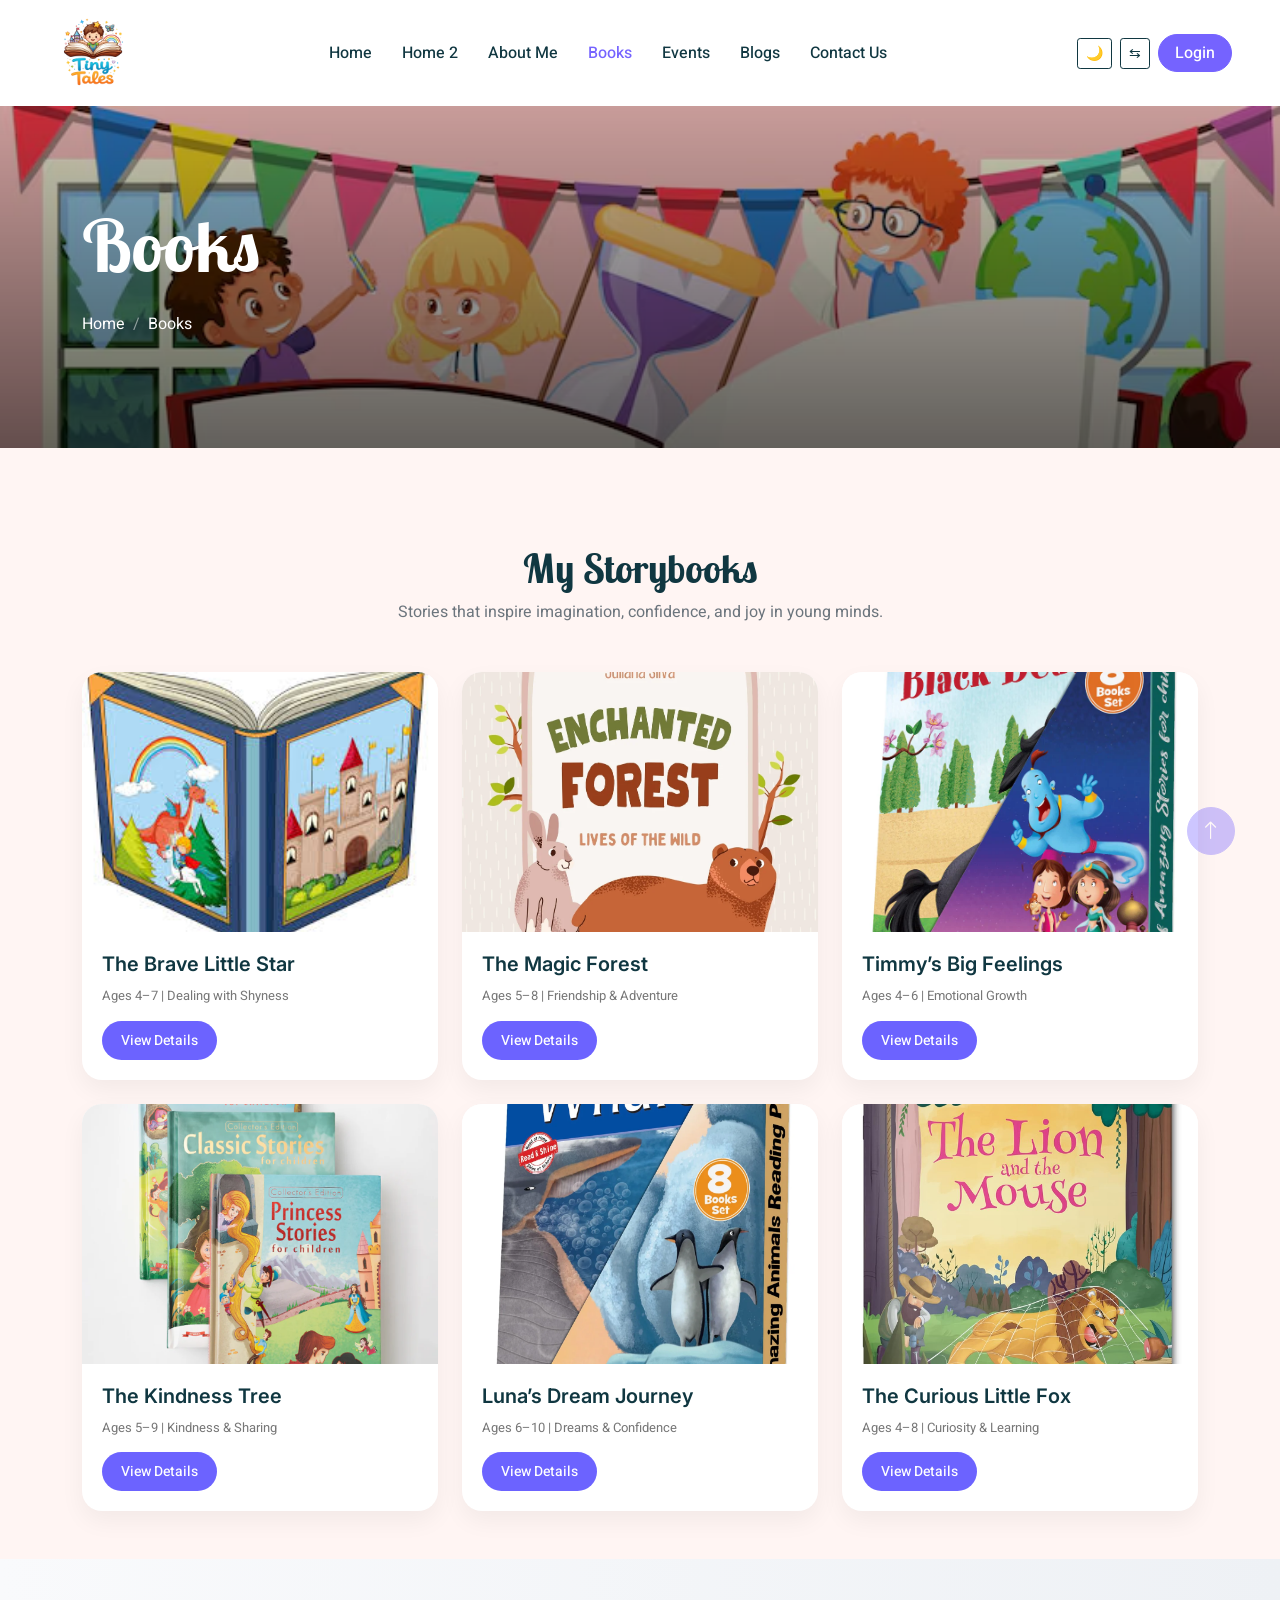
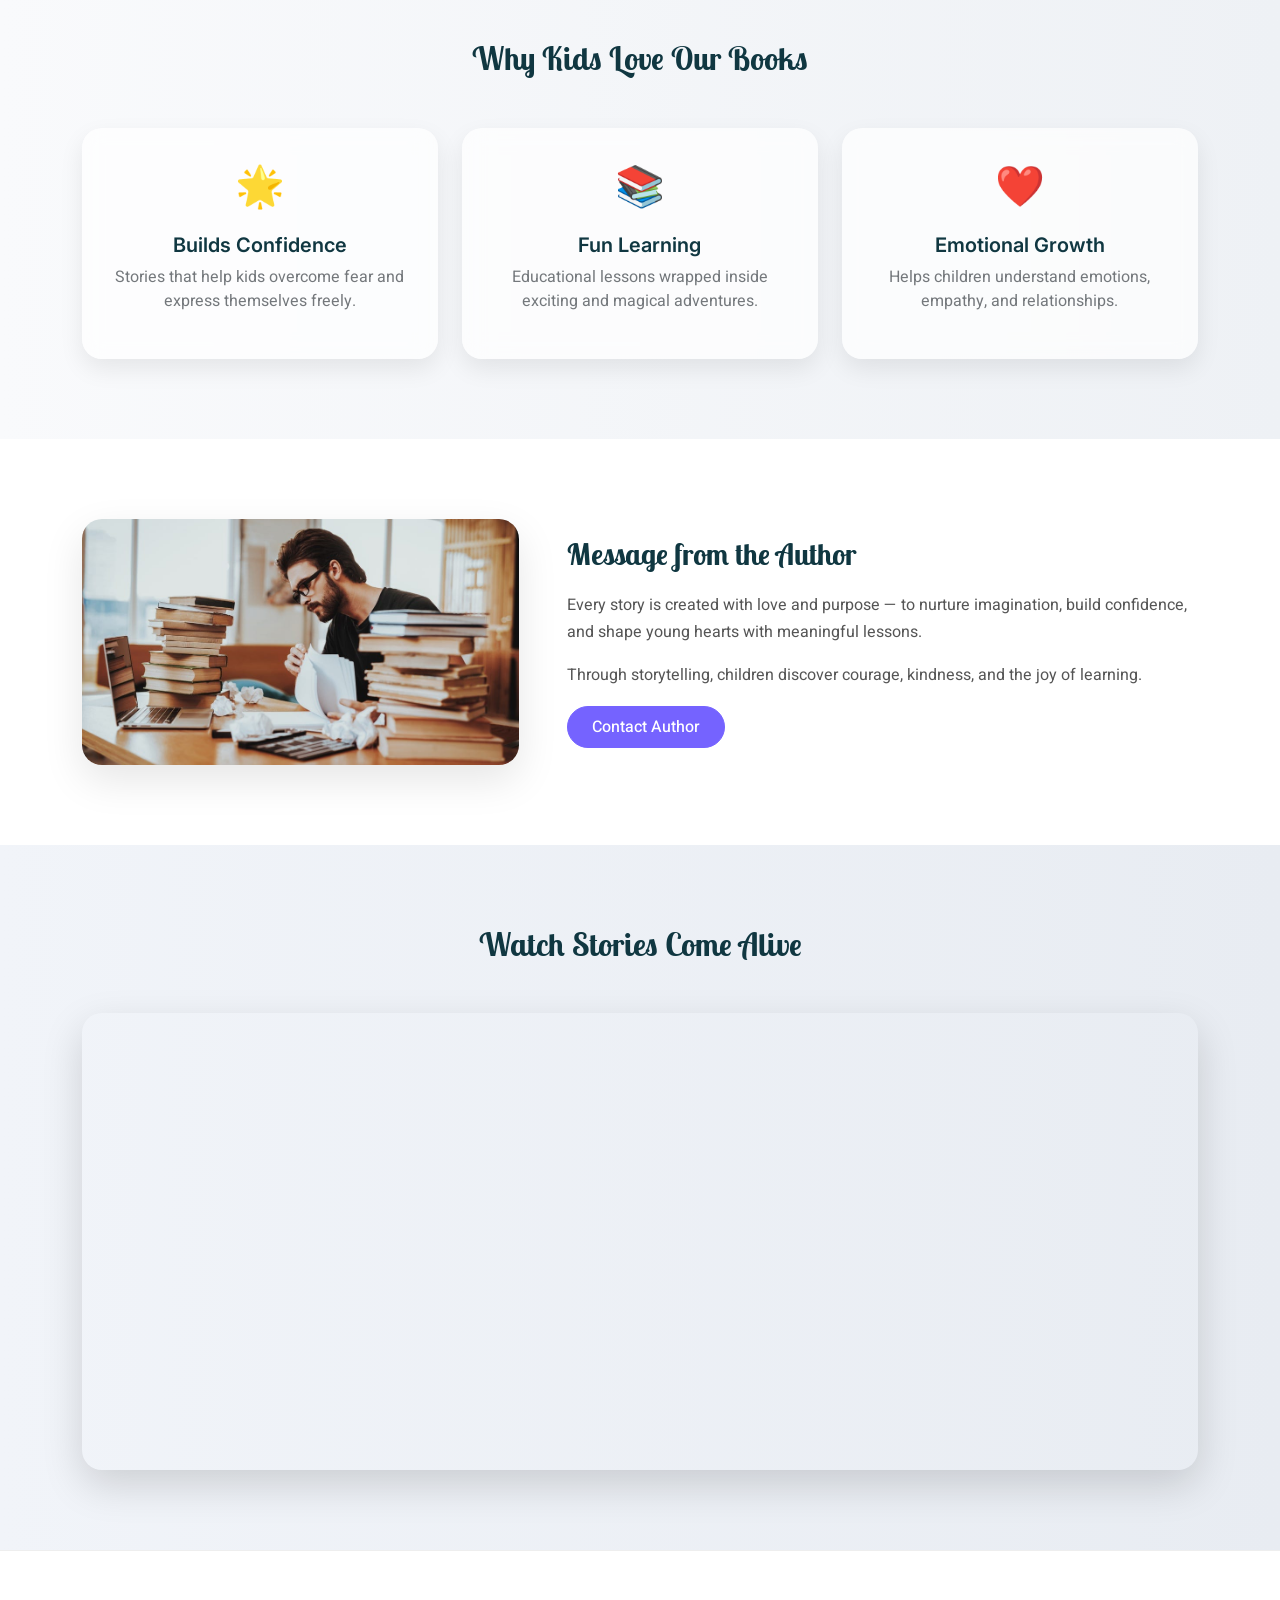
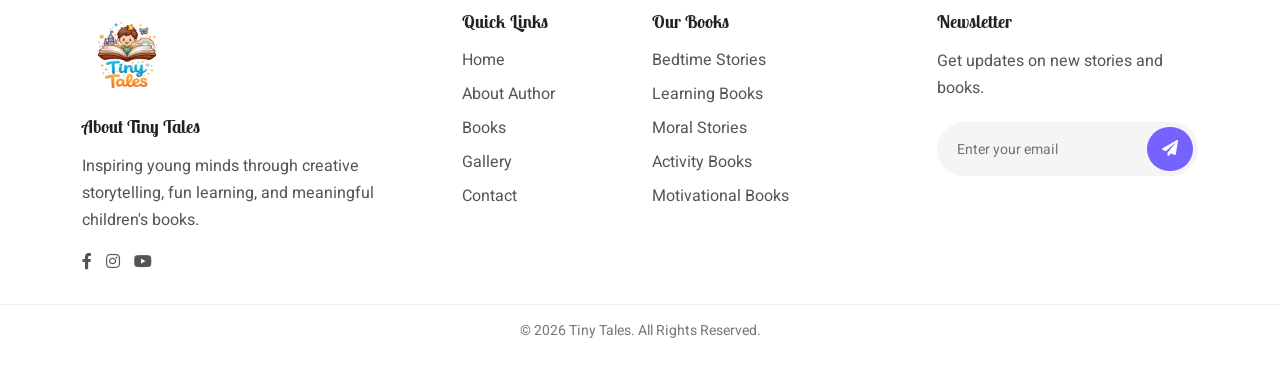
<file: classes.html>
<!DOCTYPE html>
<html lang="en">

<head>
    <meta charset="utf-8">
    <title>Tiny Tales</title>
    <meta content="width=device-width, initial-scale=1.0" name="viewport">
    <meta content="" name="keywords">
    <meta content="" name="description">

    <!-- Favicon -->
    <link href="./img/logo1.png" rel="icon">

    <!-- Google Web Fonts -->
    <link rel="preconnect" href="https://fonts.googleapis.com">
    <link rel="preconnect" href="https://fonts.gstatic.com" crossorigin>
    <link href="https://fonts.googleapis.com/css2?family=Heebo:wght@400;500;600&family=Inter:wght@600&family=Lobster+Two:wght@700&display=swap" rel="stylesheet">
    
    <!-- Icon Font Stylesheet -->
    <link href="https://cdnjs.cloudflare.com/ajax/libs/font-awesome/5.10.0/css/all.min.css" rel="stylesheet">
    <link href="https://cdn.jsdelivr.net/npm/bootstrap-icons@1.4.1/font/bootstrap-icons.css" rel="stylesheet">

    <!-- Libraries Stylesheet -->
    <link href="lib/animate/animate.min.css" rel="stylesheet">
    <link href="lib/owlcarousel/assets/owl.carousel.min.css" rel="stylesheet">

    <!-- Customized Bootstrap Stylesheet -->
    <link href="css/bootstrap.min.css" rel="stylesheet">

    <!-- Template Stylesheet -->
    <link href="css/style.css" rel="stylesheet">
</head>

<body>
   
      


     <!-- Navbar Start -->
        
<nav class="navbar navbar-expand-lg  bg-white navbar-light sticky-top px-4 px-lg-5">
    
    <!-- Logo -->
    <a href="index.html" class="navbar-brand d-flex align-items-center m-0 p-0">
        <img src="./img/logo1.png" alt="Tiny Tales Logo" class="logo-img">
    </a>

    <!-- Toggle -->
    <button class="navbar-toggler" type="button" data-bs-toggle="collapse" data-bs-target="#navbarCollapse">
        <span class="navbar-toggler-icon"></span>
    </button>

    <!-- Menu -->
    <div class="collapse navbar-collapse" id="navbarCollapse">

        <!-- Center menu -->
        <div class="navbar-nav mx-auto text-center">
            <a href="index.html" class="nav-item nav-link ">Home</a>
             <a href="team.html" class="nav-item nav-link">Home 2 </a>
            <a href="about.html" class="nav-item nav-link ">About Me</a>
            <a href="classes.html" class="nav-item nav-link active">Books</a>
             <a href="facility.html" class="nav-item nav-link">Events</a>
             <a href="appointment.html" class="nav-item nav-link">Blogs</a>
             
            <a href="contact.html" class="nav-item nav-link">Contact Us</a>
        </div>

        <!-- Right side controls -->
        <div class="d-flex align-items-center justify-content-center gap-2 mt-3 mt-lg-0">
            <button id="themeToggle" class="btn btn-sm btn-outline-dark">🌙</button>

            <button id="rtlToggle" class="btn btn-sm btn-outline-dark">
                ⇆
            </button>

            <a href="login.html" class="btn btn-primary rounded-pill px-3">
                Login
            </a>
        </div>

    </div>
</nav>


        <!-- Page Header End -->
        <div class="container-xxl py-5 page-headerr position-relative mb-5">
            <div class="container py-5">
                <h1 class="display-2 text-white animated slideInDown mb-4">Books</h1>
                <nav aria-label="breadcrumb animated slideInDown">
                    <ol class="breadcrumb">
                        <li class="breadcrumb-item"><a href="#">Home</a></li>
                     
                        <li class="breadcrumb-item text-white active" aria-current="page">Books</li>
                    </ol>
                </nav>
            </div>
        </div>
        <!-- Page Header End -->


       <section class="books-paage py-5">
  <div class="container">

    <!-- Heading -->
    <div class="text-center mb-5">
      <h1 class="fw-bold">My Storybooks</h1>
      <p class="text-muted">
        Stories that inspire imagination, confidence, and joy in young minds.
      </p>
    </div>

    <div class="row g-4">

      <!-- BOOK 1 -->
      <div class="col-lg-4 col-md-6">
        <div class="book-card">
          <div class="book-img">
            <img src="img/bk1.jpg" alt="">
          </div>

          <div class="book-body">
            <h5>The Brave Little Star</h5>
            <p class="meta">Ages 4–7 | Dealing with Shyness</p>
            <a href="book1.html" class="btn btn-rounded">View Details</a>
          </div>
        </div>
      </div>

      <!-- BOOK 2 -->
      <div class="col-lg-4 col-md-6">
        <div class="book-card">
          <div class="book-img">
            <img src="img/book9.webp" alt="">
          </div>

          <div class="book-body">
            <h5>The Magic Forest</h5>
            <p class="meta">Ages 5–8 | Friendship & Adventure</p>
            <a href="book2.html" class="btn btn-rounded">View Details</a>
          </div>
        </div>
      </div>

      <!-- BOOK 3 -->
      <div class="col-lg-4 col-md-6">
        <div class="book-card">
          <div class="book-img">
            <img src="img/bk3.webp" alt="">
          </div>

          <div class="book-body">
            <h5>Timmy’s Big Feelings</h5>
            <p class="meta">Ages 4–6 | Emotional Growth</p>
            <a href="#" class="btn btn-rounded">View Details</a>
          </div>
        </div>
      </div>

      <!-- BOOK 4 -->
      <div class="col-lg-4 col-md-6">
        <div class="book-card">
          <div class="book-img">
            <img src="img/bk4.webp" alt="">
          </div>

          <div class="book-body">
            <h5>The Kindness Tree</h5>
            <p class="meta">Ages 5–9 | Kindness & Sharing</p>
            <a href="#" class="btn btn-rounded">View Details</a>
          </div>
        </div>
      </div>

      <!-- BOOK 5 -->
      <div class="col-lg-4 col-md-6">
        <div class="book-card">
          <div class="book-img">
            <img src="img/bk9.webp" alt="">
          </div>

          <div class="book-body">
            <h5>Luna’s Dream Journey</h5>
            <p class="meta">Ages 6–10 | Dreams & Confidence</p>
            <a href="#" class="btn btn-rounded">View Details</a>
          </div>
        </div>
      </div>

      <!-- BOOK 6 -->
      <div class="col-lg-4 col-md-6">
        <div class="book-card">
          <div class="book-img">
            <img src="img/bk13.jpg" alt="">
          </div>

          <div class="book-body">
            <h5>The Curious Little Fox</h5>
            <p class="meta">Ages 4–8 | Curiosity & Learning</p>
            <a href="#" class="btn btn-rounded">View Details</a>
          </div>
        </div>
      </div>

    </div>
  </div>
</section>
<!-- WHY BOOKS -->
<section class="why-books">
  <div class="container">
    <div class="section-title text-center">
      <h2 class="fw-bold">Why Kids Love Our Books</h2>
      <!-- <p>Stories designed to inspire, educate, and entertain young minds</p> -->
    </div>

    <div class="row g-4">

      <div class="col-lg-4 col-md-6">
        <div class="why-card">
          <div class="icon">🌟</div>
          <h5>Builds Confidence</h5>
          <p>Stories that help kids overcome fear and express themselves freely.</p>
        </div>
      </div>

      <div class="col-lg-4 col-md-6">
        <div class="why-card">
          <div class="icon">📚</div>
          <h5>Fun Learning</h5>
          <p>Educational lessons wrapped inside exciting and magical adventures.</p>
        </div>
      </div>

      <div class="col-lg-4 col-md-6 mx-md-auto">
        <div class="why-card">
          <div class="icon">❤️</div>
          <h5>Emotional Growth</h5>
          <p>Helps children understand emotions, empathy, and relationships.</p>
        </div>
      </div>

    </div>
  </div>
</section>


<!-- AUTHOR MESSAGE -->
<section class="author-section">
  <div class="container">
    <div class="row align-items-center g-5">

      <div class="col-lg-5">
        <div class="author-img">
          <img src="img/journey3.jpg" alt="">
        </div>
      </div>

      <div class="col-lg-7">
        <div class="author-content">
          <h2 class="fw-bold">Message from the Author</h2>
          <p>
            Every story is created with love and purpose — to nurture imagination, 
            build confidence, and shape young hearts with meaningful lessons.
          </p>
          <p>
            Through storytelling, children discover courage, kindness, and the joy of learning.
          </p>
           <a href="#" class="btn btn-primary rounded-pill px-4 py-2 me-2">
         Contact Author
        </a>
        </div>
      </div>
  
    </div>
  </div>
</section>


<!-- VIDEO SECTION -->
<section class="video-section">
  <div class="container text-center">

    <div class="section-title">
      <h2 class="fw-bold">Watch Stories Come Alive</h2>
      <!-- <p>Experience storytelling through engaging read-aloud sessions</p> -->
    </div>

    <div class="video-wrapper">
      <iframe src="https://www.youtube.com/embed/tgbNymZ7vqY"
        allowfullscreen>
      </iframe>
    </div>

  </div>
</section>

       


        <!-- Footer Start -->
      <footer class="footer-section">
    <div class="container">
        <div class="row gy-4">

            <!-- About + Logo -->
            <div class="col-lg-4 col-md-6">
                <a href="index.html" class="footer-logo">
                    <img src="./img/logo1.png" alt="Tiny Tales Logo" class="logo-img">
                </a>

                <h4 class="footer-title">About Tiny Tales</h4>
                <p class="footer-text">
                    Inspiring young minds through creative storytelling, fun learning,
                    and meaningful children's books.
                </p>

                <div class="footer-social">
                    <a href="#"><i class="fab fa-facebook-f"></i></a>
                    <a href="#"><i class="fab fa-instagram"></i></a>
                    <a href="#"><i class="fab fa-youtube"></i></a>
                </div>
            </div>

            <!-- Links -->
            <div class="col-lg-2 col-md-6">
                <h4 class="footer-title">Quick Links</h4>
                <ul class="footer-links">
                    <li><a href="#">Home</a></li>
                    <li><a href="#">About Author</a></li>
                    <li><a href="#">Books</a></li>
                    <li><a href="#">Gallery</a></li>
                    <li><a href="#">Contact</a></li>
                </ul>
            </div>

            <!-- Books -->
            <div class="col-lg-3 col-md-6">
                <h4 class="footer-title">Our Books</h4>
                <ul class="footer-links">
                    <li><a href="#">Bedtime Stories</a></li>
                    <li><a href="#">Learning Books</a></li>
                    <li><a href="#">Moral Stories</a></li>
                    <li><a href="#">Activity Books</a></li>
                    <li><a href="#">Motivational Books</a></li>
                </ul>
            </div>

            <!-- Newsletter -->
            <div class="col-lg-3 col-md-6">
                <h4 class="footer-title">Newsletter</h4>
                <p class="footer-text">Get updates on new stories and books.</p>

                <form class="newsletter-form">
                    <input type="email" placeholder="Enter your email" required>
                    <button type="submit">
                        <i class="fa fa-paper-plane"></i>
                    </button>
                </form>
            </div>

        </div>
    </div>

    <!-- Bottom -->
    <div class="footer-bottom text-center">
        <p>© 2026 Tiny Tales. All Rights Reserved.</p>
    </div>
</footer>
        <!-- Footer End -->


        <!-- Back to Top -->
        <a href="#" class="btn btn-lg btn-primary btn-lg-square back-to-top"><i class="bi bi-arrow-up"></i></a>
    </div>

    <!-- JavaScript Libraries -->
    <script src="https://code.jquery.com/jquery-3.4.1.min.js"></script>
    <script src="https://cdn.jsdelivr.net/npm/bootstrap@5.0.0/dist/js/bootstrap.bundle.min.js"></script>
    <script src="lib/wow/wow.min.js"></script>
    <script src="lib/easing/easing.min.js"></script>
    <script src="lib/waypoints/waypoints.min.js"></script>
    <script src="lib/owlcarousel/owl.carousel.min.js"></script>
 <script src="js/theme-rtl.js"></script>
    <!-- Template Javascript -->
    <script src="js/main.js"></script>
</body>

</html>
</file>
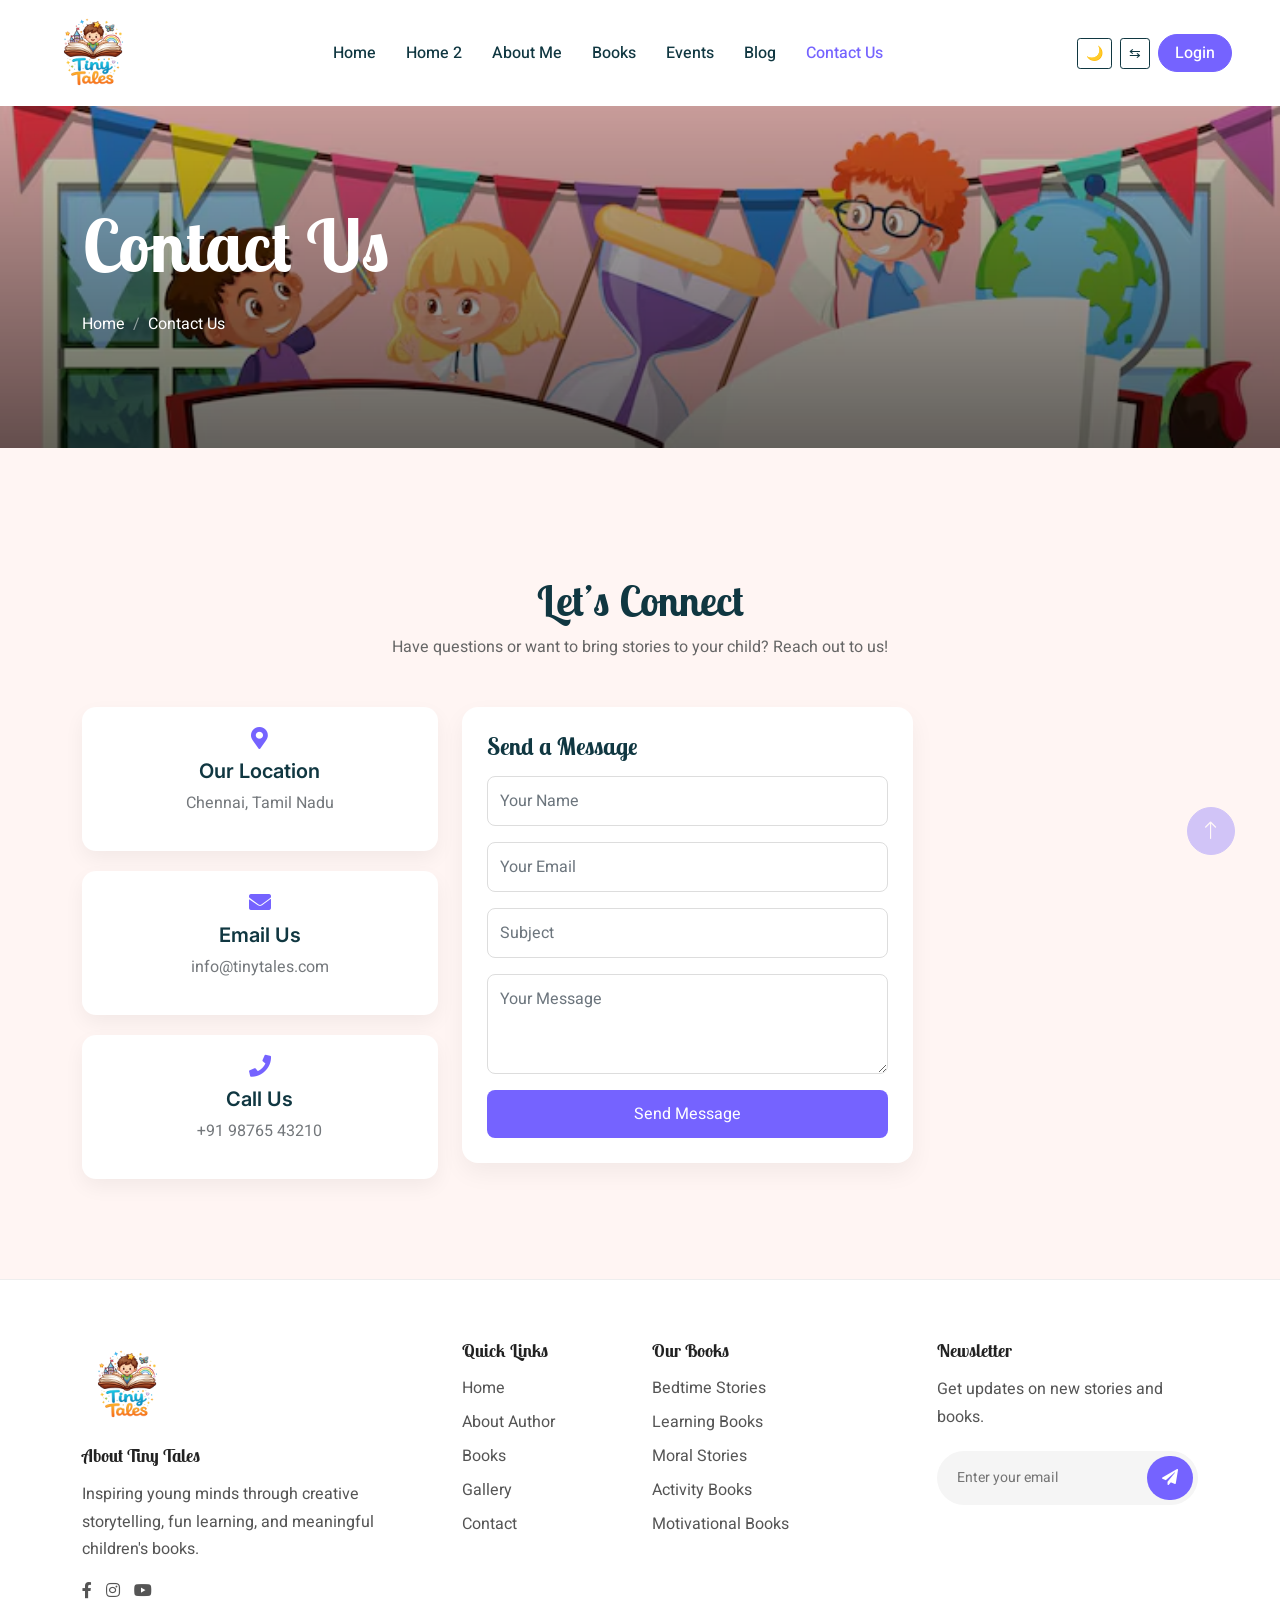
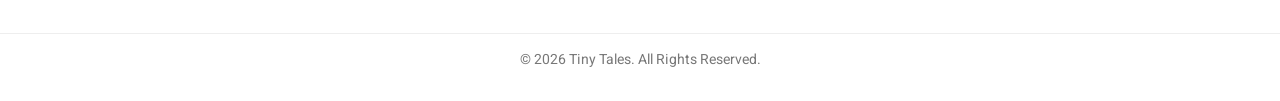
<file: contact.html>
<!DOCTYPE html>
<html lang="en">

<head>
    <meta charset="utf-8">
    <title>Tiny Tales</title>
    <meta content="width=device-width, initial-scale=1.0" name="viewport">
    <meta content="" name="keywords">
    <meta content="" name="description">

    <!-- Favicon -->
    <link href="./img/logo1.png" rel="icon">

    <!-- Google Web Fonts -->
    <link rel="preconnect" href="https://fonts.googleapis.com">
    <link rel="preconnect" href="https://fonts.gstatic.com" crossorigin>
    <link href="https://fonts.googleapis.com/css2?family=Heebo:wght@400;500;600&family=Inter:wght@600&family=Lobster+Two:wght@700&display=swap" rel="stylesheet">
    
    <!-- Icon Font Stylesheet -->
    <link href="https://cdnjs.cloudflare.com/ajax/libs/font-awesome/5.10.0/css/all.min.css" rel="stylesheet">
    <link href="https://cdn.jsdelivr.net/npm/bootstrap-icons@1.4.1/font/bootstrap-icons.css" rel="stylesheet">

    <!-- Libraries Stylesheet -->
    <link href="lib/animate/animate.min.css" rel="stylesheet">
    <link href="lib/owlcarousel/assets/owl.carousel.min.css" rel="stylesheet">

    <!-- Customized Bootstrap Stylesheet -->
    <link href="css/bootstrap.min.css" rel="stylesheet">

    <!-- Template Stylesheet -->
    <link href="css/style.css" rel="stylesheet">
</head>

<body>
    <!-- Navbar Start -->
        
<nav class="navbar navbar-expand-lg  bg-white navbar-light sticky-top px-4 px-lg-5">
    
    <!-- Logo -->
    <a href="index.html" class="navbar-brand d-flex align-items-center m-0 p-0">
        <img src="./img/logo1.png" alt="Tiny Tales Logo" class="logo-img">
    </a>

    <!-- Toggle -->
    <button class="navbar-toggler" type="button" data-bs-toggle="collapse" data-bs-target="#navbarCollapse">
        <span class="navbar-toggler-icon"></span>
    </button>

    <!-- Menu -->
    <div class="collapse navbar-collapse" id="navbarCollapse">

        <!-- Center menu -->
        <div class="navbar-nav mx-auto text-center">
            <a href="index.html" class="nav-item nav-link ">Home</a>
             <a href="team.html" class="nav-item nav-link">Home 2 </a>
            <a href="about.html" class="nav-item nav-link ">About Me</a>
            <a href="classes.html" class="nav-item nav-link ">Books</a>
             <a href="facility.html" class="nav-item nav-link ">Events</a>
             <a href="appointment.html" class="nav-item nav-link ">Blog</a>
             
            <a href="contact.html" class="nav-item nav-link active">Contact Us</a>
        </div>

        <!-- Right side controls -->
        <div class="d-flex align-items-center justify-content-center gap-2 mt-3 mt-lg-0">
            <button id="themeToggle" class="btn btn-sm btn-outline-dark">🌙</button>

            <button id="rtlToggle" class="btn btn-sm btn-outline-dark">
                ⇆
            </button>

            <a href="login.html" class="btn btn-primary rounded-pill px-3">
                Login
            </a>
        </div>

    </div>
</nav>



        <!-- Page Header End -->
        <div class="container-xxl py-5 page-headerr position-relative mb-5">
            <div class="container py-5">
                <h1 class="display-2 text-white animated slideInDown mb-4">Contact Us</h1>
                <nav aria-label="breadcrumb animated slideInDown">
                    <ol class="breadcrumb">
                        <li class="breadcrumb-item text-white"><a href="#">Home</a></li>
                      
                        <li class="breadcrumb-item text-white active" aria-current="page">Contact Us</li>
                    </ol>
                </nav>
            </div>
        </div>
        <!-- Page Header End -->


        <!-- Contact Start -->
      <!-- CONTACT SECTION START -->
<section class="contact-sectionn">
  <div class="container">

    <!-- Heading -->
    <div class="text-center mb-5">
      <h2 class="contact-title">Let’s Connect</h2>
      <p class="contact-sub">
        Have questions or want to bring stories to your child? Reach out to us!
      </p>
    </div>

    <div class="row g-4">

      <!-- LEFT INFO CARDS -->
      <div class="col-lg-4">
        <div class="contact-info-card">
          <i class="fa fa-map-marker-alt"></i>
          <h5>Our Location</h5>
          <p>Chennai, Tamil Nadu</p>
        </div>

        <div class="contact-info-card">
          <i class="fa fa-envelope"></i>
          <h5>Email Us</h5>
          <p>info@tinytales.com</p>
        </div>

        <div class="contact-info-card">
          <i class="fa fa-phone"></i>
          <h5>Call Us</h5>
          <p>+91 98765 43210</p>
        </div>
      </div>

      <!-- CENTER FORM -->
      <div class="col-lg-5">
        <div class="contact-form-card">
          <h4>Send a Message</h4>

          <form>
            <div class="row g-3">

              <div class="col-12">
                <input type="text" placeholder="Your Name" class="form-control">
              </div>

              <div class="col-12">
                <input type="email" placeholder="Your Email" class="form-control">
              </div>

              <div class="col-12">
                <input type="text" placeholder="Subject" class="form-control">
              </div>

              <div class="col-12">
                <textarea placeholder="Your Message" class="form-control"></textarea>
              </div>

              <div class="col-12">
                <button class="btn-send">Send Message</button>
              </div>

            </div>
          </form>
        </div>
      </div>

      <!-- RIGHT MAP -->
      <div class="col-lg-3">
        <div class="contact-map">
          <iframe 
            src="https://www.google.com/maps?q=Chennai&output=embed">
          </iframe>
        </div>
      </div>

    </div>

  </div>
</section>
<!-- CONTACT SECTION END -->
        <!-- Contact End -->


      <footer class="footer-section">
    <div class="container">
        <div class="row gy-4">

            <!-- About + Logo -->
            <div class="col-lg-4 col-md-6">
                <a href="index.html" class="footer-logo">
                    <img src="./img/logo1.png" alt="Tiny Tales Logo" class="logo-img">
                </a>

                <h4 class="footer-title">About Tiny Tales</h4>
                <p class="footer-text">
                    Inspiring young minds through creative storytelling, fun learning,
                    and meaningful children's books.
                </p>

                <div class="footer-social">
                    <a href="#"><i class="fab fa-facebook-f"></i></a>
                    <a href="#"><i class="fab fa-instagram"></i></a>
                    <a href="#"><i class="fab fa-youtube"></i></a>
                </div>
            </div>

            <!-- Links -->
            <div class="col-lg-2 col-md-6">
                <h4 class="footer-title">Quick Links</h4>
                <ul class="footer-links">
                    <li><a href="#">Home</a></li>
                    <li><a href="#">About Author</a></li>
                    <li><a href="#">Books</a></li>
                    <li><a href="#">Gallery</a></li>
                    <li><a href="#">Contact</a></li>
                </ul>
            </div>

            <!-- Books -->
            <div class="col-lg-3 col-md-6">
                <h4 class="footer-title">Our Books</h4>
                <ul class="footer-links">
                    <li><a href="#">Bedtime Stories</a></li>
                    <li><a href="#">Learning Books</a></li>
                    <li><a href="#">Moral Stories</a></li>
                    <li><a href="#">Activity Books</a></li>
                    <li><a href="#">Motivational Books</a></li>
                </ul>
            </div>

            <!-- Newsletter -->
            <div class="col-lg-3 col-md-6">
                <h4 class="footer-title">Newsletter</h4>
                <p class="footer-text">Get updates on new stories and books.</p>

                <form class="newsletter-form">
                    <input type="email" placeholder="Enter your email" required>
                    <button type="submit">
                        <i class="fa fa-paper-plane"></i>
                    </button>
                </form>
            </div>

        </div>
    </div>

    <!-- Bottom -->
    <div class="footer-bottom text-center">
        <p>© 2026 Tiny Tales. All Rights Reserved.</p>
    </div>
</footer>


        <!-- Back to Top -->
        <a href="#" class="btn btn-lg btn-primary btn-lg-square back-to-top"><i class="bi bi-arrow-up"></i></a>
    </div>

    <!-- JavaScript Libraries -->
    <script src="https://code.jquery.com/jquery-3.4.1.min.js"></script>
    <script src="https://cdn.jsdelivr.net/npm/bootstrap@5.0.0/dist/js/bootstrap.bundle.min.js"></script>
    <script src="lib/wow/wow.min.js"></script>
    <script src="lib/easing/easing.min.js"></script>
    <script src="lib/waypoints/waypoints.min.js"></script>
    <script src="lib/owlcarousel/owl.carousel.min.js"></script>

    <!-- Template Javascript -->
    <script src="js/main.js"></script>
     <script src="js/theme-rtl.js"></script>
</body>

</html>
</file>
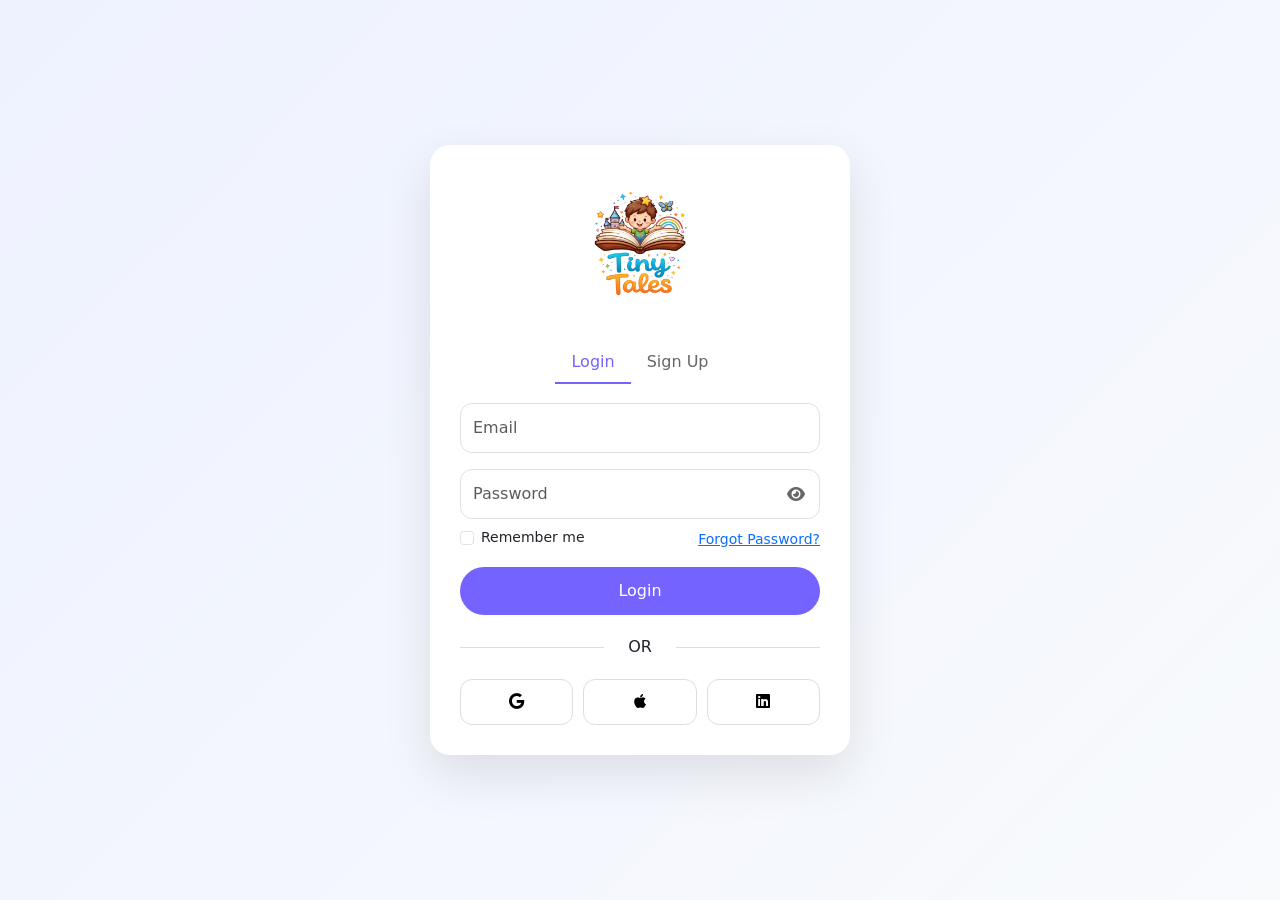
<file: login.html>
<!DOCTYPE html>
<html lang="en">
<head>
<meta charset="UTF-8">
<meta name="viewport" content="width=device-width, initial-scale=1.0">

<title>Login / Signup</title>

<link href="https://cdn.jsdelivr.net/npm/bootstrap@5.3.0/dist/css/bootstrap.min.css" rel="stylesheet">

<!-- ICONS -->
<link href="https://cdnjs.cloudflare.com/ajax/libs/font-awesome/6.5.0/css/all.min.css" rel="stylesheet">
 <link href="./img/logo1.png" rel="icon">
<style>

/* BACKGROUND */
body {
  background: linear-gradient(135deg, #eef2ff, #f8fafc);
  height: 100vh;
  display: flex;
  align-items: center;
  justify-content: center;
}

/* CARD */
.auth-card {
  width: 100%;
  max-width: 420px;
  background: #fff;
  border-radius: 20px;
  padding: 30px;
  box-shadow: 0 20px 50px rgba(0,0,0,0.1);
}

/* LOGO WRAPPER */
.logo {
  margin-bottom: 20px;
}

/* IMAGE */
.logo-img {
  max-width: 140px;   /* 👈 control size */
  height: auto;
  object-fit: contain;
  display: block;
  margin: auto;
}

/* TABLET */
@media(max-width:768px){
  .logo-img {
    max-width: 120px;
  }
}

/* MOBILE */
@media(max-width:360px){
  .logo-img {
    max-width: 100px;
  }
}

/* TABS */
.nav-tabs {
  border: none;
  justify-content: center;
  margin-bottom: 20px;
}

.nav-tabs .nav-link {
  border: none;
  color: #666;
  font-weight: 500;
}

.nav-tabs .nav-link.active {
  color: #7563ff;
;
  border-bottom: 2px solid #7563ff;
;
}

/* INPUT */
.form-control {
  border-radius: 12px;
  padding: 12px;
}

/* PASSWORD TOGGLE */
.password-box {
  position: relative;
}

.password-box i {
  position: absolute;
  right: 15px;
  top: 50%;
  transform: translateY(-50%);
  cursor: pointer;
  color: #666;
}

/* BUTTON */
.btn-main {
  background: #7563ff;
;
  color: #fff;
  border-radius: 30px;
  padding: 12px;
  border: none;
}

.btn-main:hover {
  background: #7563ff;
}

/* DIVIDER */
.divider {
  text-align: center;
  margin: 20px 0;
  position: relative;
}

.divider::before,
.divider::after {
  content: "";
  position: absolute;
  width: 40%;
  height: 1px;
  background: #ddd;
  top: 50%;
}

.divider::before { left: 0; }
.divider::after { right: 0; }

/* SOCIAL BUTTONS */
.social-login {
  display: flex;
  gap: 10px;
}

.social-login button {
  flex: 1;
  border-radius: 12px;
  border: 1px solid #ddd;
  padding: 10px;
  background: #fff;
  transition: 0.3s;
}

.social-login button:hover {
  background: #f1f5f9;
}

/* RESPONSIVE */
@media(max-width:360px){
  .auth-card {
    padding: 20px;
  }
}

</style>
</head>

<body>

<div class="auth-card">

  <!-- LOGO -->
<div class="logo text-center">
  <a href="index.html" class="navbar-brand d-inline-flex align-items-center justify-content-center">
    <img src="./img/logo1.png" alt="Tiny Tales Logo" class="logo-img">
  </a>
</div>

  <!-- TABS -->
  <ul class="nav nav-tabs" id="authTab">
    <li class="nav-item">
      <button class="nav-link active" data-bs-toggle="tab" data-bs-target="#login">Login</button>
    </li>
    <li class="nav-item">
      <button class="nav-link" data-bs-toggle="tab" data-bs-target="#signup">Sign Up</button>
    </li>
  </ul>

  <div class="tab-content">

    <!-- LOGIN -->
  <div class="tab-pane fade show active" id="login">

  <input type="email" class="form-control mb-3" placeholder="Email">

  <div class="password-box mb-2">
    <input type="password" class="form-control" id="loginPass" placeholder="Password">
    <i class="fa fa-eye" onclick="togglePass('loginPass', this)"></i>
  </div>

  <!-- REMEMBER + FORGOT -->
  <div class="d-flex justify-content-between align-items-center mb-3 small">
    
    <div class="form-check m-0">
      <input class="form-check-input" type="checkbox" id="rememberMe">
      <label class="form-check-label" for="rememberMe">
        Remember me
      </label>
    </div>

    <a href="#" class="forgot-link">Forgot Password?</a>

  </div>

  <button class="btn btn-main w-100">Login</button>

</div>

    <!-- SIGNUP -->
    <div class="tab-pane fade" id="signup">

      <input type="text" class="form-control mb-3" placeholder="Full Name">
      <input type="email" class="form-control mb-3" placeholder="Email">

      <div class="password-box mb-3">
        <input type="password" class="form-control" id="signupPass" placeholder="Password">
        <i class="fa fa-eye" onclick="togglePass('signupPass', this)"></i>
      </div>

      <button class="btn btn-main w-100">Create Account</button>

    </div>

  </div>

  <!-- DIVIDER -->
  <div class="divider">OR</div>

  <!-- SOCIAL LOGIN -->
  <div class="social-login">
    <button><i class="fab fa-google"></i></button>
    <button><i class="fab fa-apple"></i></button>
    <button><i class="fab fa-linkedin"></i></button>
  </div>

</div>

<script src="https://cdn.jsdelivr.net/npm/bootstrap@5.3.0/dist/js/bootstrap.bundle.min.js"></script>

<script>
function togglePass(id, icon) {
  const input = document.getElementById(id);
  if (input.type === "password") {
    input.type = "text";
    icon.classList.remove("fa-eye");
    icon.classList.add("fa-eye-slash");
  } else {
    input.type = "password";
    icon.classList.remove("fa-eye-slash");
    icon.classList.add("fa-eye");
  }
}
</script>

</body>
</html>
</file>
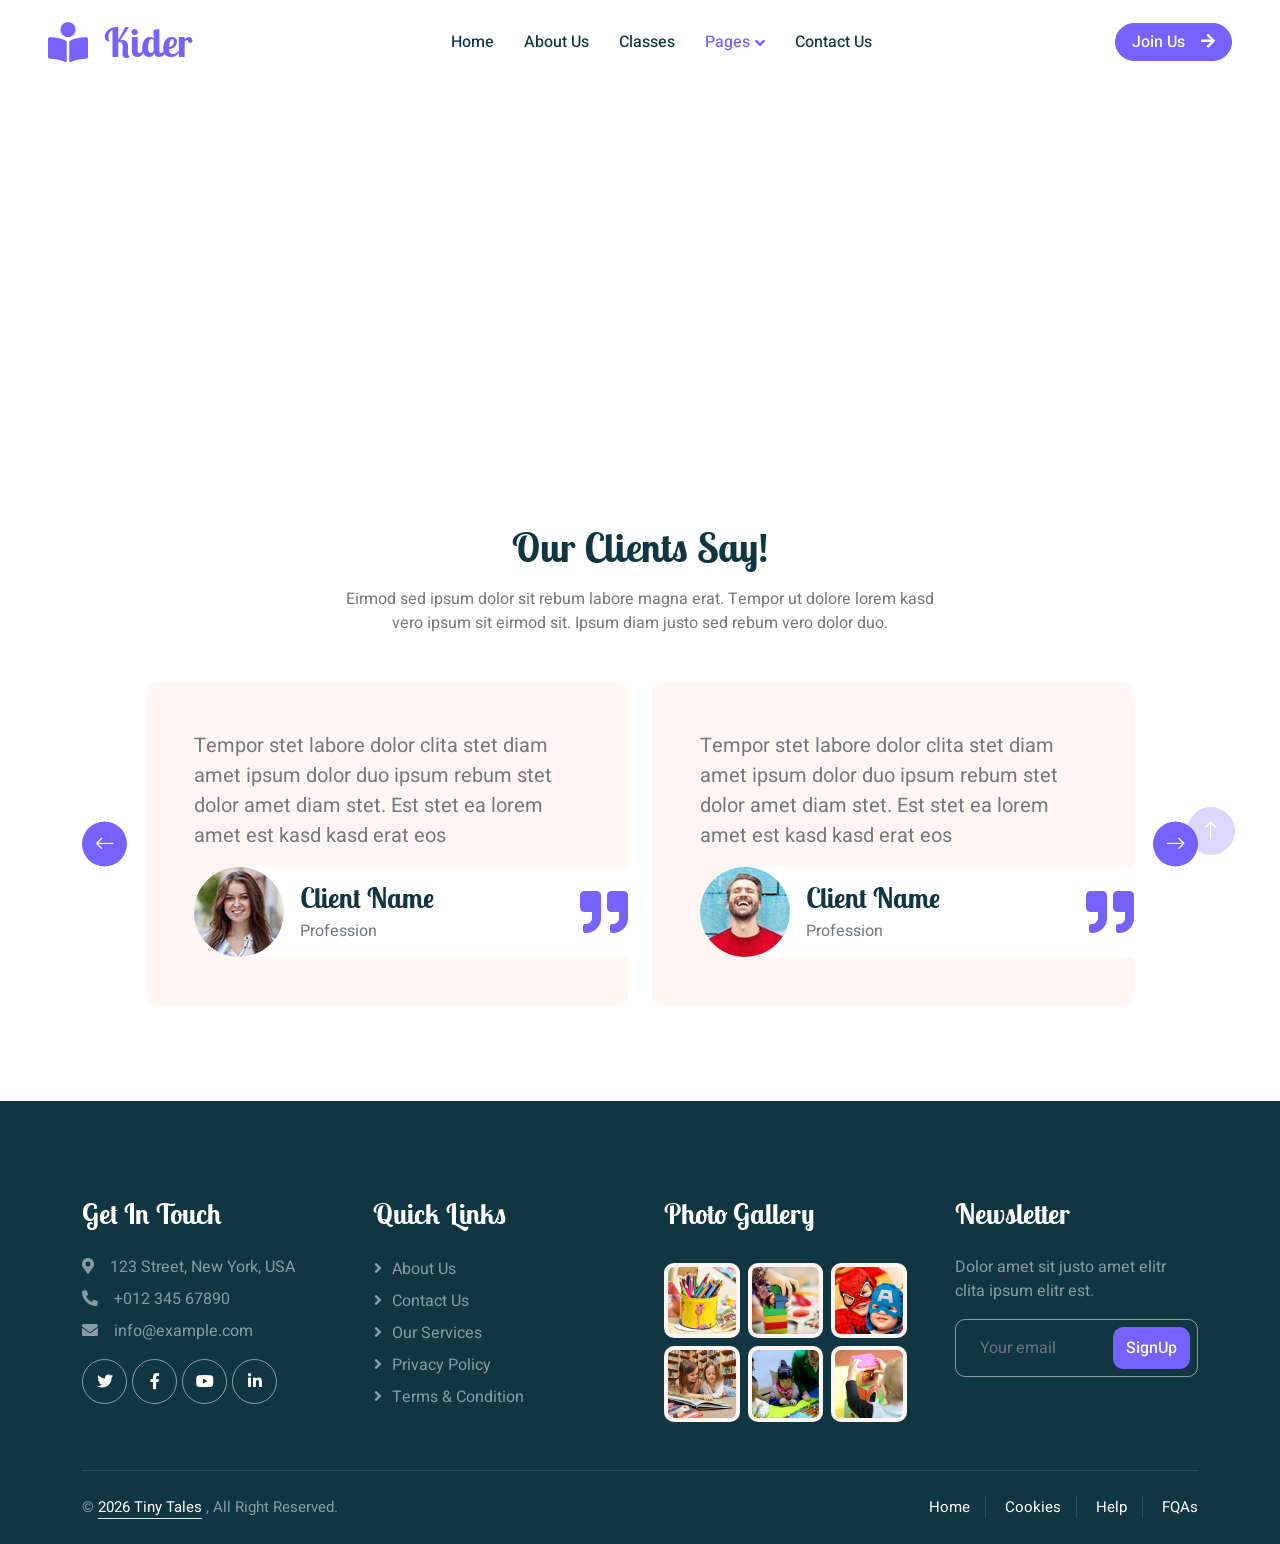
<file: testimonial.html>
<!DOCTYPE html>
<html lang="en">

<head>
    <meta charset="utf-8">
    <title>Tiny Tales</title>
    <meta content="width=device-width, initial-scale=1.0" name="viewport">
    <meta content="" name="keywords">
    <meta content="" name="description">

    <!-- Favicon -->
    <link href="./img/logo1.png" rel="icon">

    <!-- Google Web Fonts -->
    <link rel="preconnect" href="https://fonts.googleapis.com">
    <link rel="preconnect" href="https://fonts.gstatic.com" crossorigin>
    <link href="https://fonts.googleapis.com/css2?family=Heebo:wght@400;500;600&family=Inter:wght@600&family=Lobster+Two:wght@700&display=swap" rel="stylesheet">
    
    <!-- Icon Font Stylesheet -->
    <link href="https://cdnjs.cloudflare.com/ajax/libs/font-awesome/5.10.0/css/all.min.css" rel="stylesheet">
    <link href="https://cdn.jsdelivr.net/npm/bootstrap-icons@1.4.1/font/bootstrap-icons.css" rel="stylesheet">

    <!-- Libraries Stylesheet -->
    <link href="lib/animate/animate.min.css" rel="stylesheet">
    <link href="lib/owlcarousel/assets/owl.carousel.min.css" rel="stylesheet">

    <!-- Customized Bootstrap Stylesheet -->
    <link href="css/bootstrap.min.css" rel="stylesheet">

    <!-- Template Stylesheet -->
    <link href="css/style.css" rel="stylesheet">
</head>

<body>
    <div class="container-xxl bg-white p-0">
        <!-- Spinner Start -->
        <div id="spinner" class="show bg-white position-fixed translate-middle w-100 vh-100 top-50 start-50 d-flex align-items-center justify-content-center">
            <div class="spinner-border text-primary" style="width: 3rem; height: 3rem;" role="status">
                <span class="sr-only">Loading...</span>
            </div>
        </div>
        <!-- Spinner End -->


        <!-- Navbar Start -->
        <nav class="navbar navbar-expand-lg bg-white navbar-light sticky-top px-4 px-lg-5 py-lg-0">
            <a href="index.html" class="navbar-brand">
                <h1 class="m-0 text-primary"><i class="fa fa-book-reader me-3"></i>Kider</h1>
            </a>
            <button type="button" class="navbar-toggler" data-bs-toggle="collapse" data-bs-target="#navbarCollapse">
                <span class="navbar-toggler-icon"></span>
            </button>
            <div class="collapse navbar-collapse" id="navbarCollapse">
                <div class="navbar-nav mx-auto">
                    <a href="index.html" class="nav-item nav-link">Home</a>
                    <a href="about.html" class="nav-item nav-link">About Us</a>
                    <a href="classes.html" class="nav-item nav-link">Classes</a>
                    <div class="nav-item dropdown">
                        <a href="#" class="nav-link dropdown-toggle active" data-bs-toggle="dropdown">Pages</a>
                        <div class="dropdown-menu rounded-0 rounded-bottom border-0 shadow-sm m-0">
                            <a href="facility.html" class="dropdown-item">School Facilities</a>
                            <a href="team.html" class="dropdown-item">Popular Teachers</a>
                            <a href="call-to-action.html" class="dropdown-item">Become A Teachers</a>
                            <a href="appointment.html" class="dropdown-item">Make Appointment</a>
                            <a href="testimonial.html" class="dropdown-item active">Testimonial</a>
                            <a href="404.html" class="dropdown-item">404 Error</a>
                        </div>
                    </div>
                    <a href="contact.html" class="nav-item nav-link">Contact Us</a>
                </div>
                <a href="" class="btn btn-primary rounded-pill px-3 d-none d-lg-block">Join Us<i class="fa fa-arrow-right ms-3"></i></a>
            </div>
        </nav>
        <!-- Navbar End -->


        <!-- Page Header End -->
        <div class="container-xxl py-5 page-header position-relative mb-5">
            <div class="container py-5">
                <h1 class="display-2 text-white animated slideInDown mb-4">Testimonial</h1>
                <nav aria-label="breadcrumb animated slideInDown">
                    <ol class="breadcrumb">
                        <li class="breadcrumb-item"><a href="#">Home</a></li>
                        <li class="breadcrumb-item"><a href="#">Pages</a></li>
                        <li class="breadcrumb-item text-white active" aria-current="page">Testimonial</li>
                    </ol>
                </nav>
            </div>
        </div>
        <!-- Page Header End -->


        <!-- Testimonial Start -->
        <div class="container-xxl py-5">
            <div class="container">
                <div class="text-center mx-auto mb-5 wow fadeInUp" data-wow-delay="0.1s" style="max-width: 600px;">
                    <h1 class="mb-3">Our Clients Say!</h1>
                    <p>Eirmod sed ipsum dolor sit rebum labore magna erat. Tempor ut dolore lorem kasd vero ipsum sit eirmod sit. Ipsum diam justo sed rebum vero dolor duo.</p>
                </div>
                <div class="owl-carousel testimonial-carousel wow fadeInUp" data-wow-delay="0.1s">
                    <div class="testimonial-item bg-light rounded p-5">
                        <p class="fs-5">Tempor stet labore dolor clita stet diam amet ipsum dolor duo ipsum rebum stet dolor amet diam stet. Est stet ea lorem amet est kasd kasd erat eos</p>
                        <div class="d-flex align-items-center bg-white me-n5" style="border-radius: 50px 0 0 50px;">
                            <img class="img-fluid flex-shrink-0 rounded-circle" src="img/testimonial-1.jpg" style="width: 90px; height: 90px;">
                            <div class="ps-3">
                                <h3 class="mb-1">Client Name</h3>
                                <span>Profession</span>
                            </div>
                            <i class="fa fa-quote-right fa-3x text-primary ms-auto d-none d-sm-flex"></i>
                        </div>
                    </div>
                    <div class="testimonial-item bg-light rounded p-5">
                        <p class="fs-5">Tempor stet labore dolor clita stet diam amet ipsum dolor duo ipsum rebum stet dolor amet diam stet. Est stet ea lorem amet est kasd kasd erat eos</p>
                        <div class="d-flex align-items-center bg-white me-n5" style="border-radius: 50px 0 0 50px;">
                            <img class="img-fluid flex-shrink-0 rounded-circle" src="img/testimonial-2.jpg" style="width: 90px; height: 90px;">
                            <div class="ps-3">
                                <h3 class="mb-1">Client Name</h3>
                                <span>Profession</span>
                            </div>
                            <i class="fa fa-quote-right fa-3x text-primary ms-auto d-none d-sm-flex"></i>
                        </div>
                    </div>
                    <div class="testimonial-item bg-light rounded p-5">
                        <p class="fs-5">Tempor stet labore dolor clita stet diam amet ipsum dolor duo ipsum rebum stet dolor amet diam stet. Est stet ea lorem amet est kasd kasd erat eos</p>
                        <div class="d-flex align-items-center bg-white me-n5" style="border-radius: 50px 0 0 50px;">
                            <img class="img-fluid flex-shrink-0 rounded-circle" src="img/testimonial-3.jpg" style="width: 90px; height: 90px;">
                            <div class="ps-3">
                                <h3 class="mb-1">Client Name</h3>
                                <span>Profession</span>
                            </div>
                            <i class="fa fa-quote-right fa-3x text-primary ms-auto d-none d-sm-flex"></i>
                        </div>
                    </div>
                </div>
            </div>
        </div>
        <!-- Testimonial End -->


        <!-- Footer Start -->
        <div class="container-fluid bg-dark text-white-50 footer pt-5 mt-5 wow fadeIn" data-wow-delay="0.1s">
            <div class="container py-5">
                <div class="row g-5">
                    <div class="col-lg-3 col-md-6">
                        <h3 class="text-white mb-4">Get In Touch</h3>
                        <p class="mb-2"><i class="fa fa-map-marker-alt me-3"></i>123 Street, New York, USA</p>
                        <p class="mb-2"><i class="fa fa-phone-alt me-3"></i>+012 345 67890</p>
                        <p class="mb-2"><i class="fa fa-envelope me-3"></i>info@example.com</p>
                        <div class="d-flex pt-2">
                            <a class="btn btn-outline-light btn-social" href=""><i class="fab fa-twitter"></i></a>
                            <a class="btn btn-outline-light btn-social" href=""><i class="fab fa-facebook-f"></i></a>
                            <a class="btn btn-outline-light btn-social" href=""><i class="fab fa-youtube"></i></a>
                            <a class="btn btn-outline-light btn-social" href=""><i class="fab fa-linkedin-in"></i></a>
                        </div>
                    </div>
                    <div class="col-lg-3 col-md-6">
                        <h3 class="text-white mb-4">Quick Links</h3>
                        <a class="btn btn-link text-white-50" href="">About Us</a>
                        <a class="btn btn-link text-white-50" href="">Contact Us</a>
                        <a class="btn btn-link text-white-50" href="">Our Services</a>
                        <a class="btn btn-link text-white-50" href="">Privacy Policy</a>
                        <a class="btn btn-link text-white-50" href="">Terms & Condition</a>
                    </div>
                    <div class="col-lg-3 col-md-6">
                        <h3 class="text-white mb-4">Photo Gallery</h3>
                        <div class="row g-2 pt-2">
                            <div class="col-4">
                                <img class="img-fluid rounded bg-light p-1" src="img/classes-1.jpg" alt="">
                            </div>
                            <div class="col-4">
                                <img class="img-fluid rounded bg-light p-1" src="img/classes-2.jpg" alt="">
                            </div>
                            <div class="col-4">
                                <img class="img-fluid rounded bg-light p-1" src="img/classes-3.jpg" alt="">
                            </div>
                            <div class="col-4">
                                <img class="img-fluid rounded bg-light p-1" src="img/classes-4.jpg" alt="">
                            </div>
                            <div class="col-4">
                                <img class="img-fluid rounded bg-light p-1" src="img/classes-5.jpg" alt="">
                            </div>
                            <div class="col-4">
                                <img class="img-fluid rounded bg-light p-1" src="img/classes-6.jpg" alt="">
                            </div>
                        </div>
                    </div>
                    <div class="col-lg-3 col-md-6">
                        <h3 class="text-white mb-4">Newsletter</h3>
                        <p>Dolor amet sit justo amet elitr clita ipsum elitr est.</p>
                        <div class="position-relative mx-auto" style="max-width: 400px;">
                            <input class="form-control bg-transparent w-100 py-3 ps-4 pe-5" type="text" placeholder="Your email">
                            <button type="button" class="btn btn-primary py-2 position-absolute top-0 end-0 mt-2 me-2">SignUp</button>
                        </div>
                    </div>
                </div>
            </div>
            <div class="container">
                <div class="copyright">
                    <div class="row">
                       <div class="col-md-6 text-center text-md-start mb-3 mb-md-0">
                            &copy; <a class="border-bottom" href="#"> 2026 Tiny Tales</a> , All Right Reserved. 
							
							
                        </div>
                        <div class="col-md-6 text-center text-md-end">
                            <div class="footer-menu">
                                <a href="">Home</a>
                                <a href="">Cookies</a>
                                <a href="">Help</a>
                                <a href="">FQAs</a>
                            </div>
                        </div>
                    </div>
                </div>
            </div>
        </div>
        <!-- Footer End -->


        <!-- Back to Top -->
        <a href="#" class="btn btn-lg btn-primary btn-lg-square back-to-top"><i class="bi bi-arrow-up"></i></a>
    </div>

    <!-- JavaScript Libraries -->
    <script src="https://code.jquery.com/jquery-3.4.1.min.js"></script>
    <script src="https://cdn.jsdelivr.net/npm/bootstrap@5.0.0/dist/js/bootstrap.bundle.min.js"></script>
    <script src="lib/wow/wow.min.js"></script>
    <script src="lib/easing/easing.min.js"></script>
    <script src="lib/waypoints/waypoints.min.js"></script>
    <script src="lib/owlcarousel/owl.carousel.min.js"></script>

    <!-- Template Javascript -->
    <script src="js/main.js"></script>
</body>

</html>
</file>
<file: css/style.css>
/********** Template CSS **********/
:root {
    --primary: #7563ff;
    --light: #ddd8ff;
    --dark: #103741;
}

.back-to-top {
    position: fixed;
    display: none;
    right: 45px;
    bottom: 45px;
    z-index: 99;
}



.btn-primary {
    background-color: var(--primary) !important;
    border-color: var(--primary) !important;
}

.bg-primary {
    background-color: var(--primary) !important;
}

.text-primary {
    color: var(--primary) !important;
}

.border-primary {
    border-color: var(--primary) !important;
}







.navbar {
    min-height: 60px;
}

.logo-img {
    max-height: 90px;
    width: auto;
     image-rendering: -webkit-optimize-contrast; /* sharper */
}

/* Tablet */
@media (max-width: 1024px) {
    .logo-img {
        max-height: 70px;
    }
}

/* Mobile */
@media (max-width: 768px) {
    .logo-img {
        max-height: 75px;
    }
}
@media (max-width: 991px) {
    .navbar-collapse {
        position: absolute;
        top: 100%;
        left: 0;
        width: 100%;
        background: #ffffff;
        z-index: 999;
        padding: 15px;
        box-shadow: 0 8px 20px rgba(0,0,0,0.1);
    }
}
@media (max-width: 991px) {
    .navbar-nav {
        text-align: center;
    }

    .navbar-nav .nav-link {
        padding: 10px 0;
        font-size: 16px;
    }

    .navbar .d-flex {
        flex-direction: column;
        align-items: center;
    }

    .navbar .btn {
        width: 100%;
        max-width: 200px;
    }
}

.hero-img {
    width: 100%;
    max-width: 500px;
    margin-top: 10px;
    height: auto;
    border-radius: 20px;
    box-shadow: 0 10px 30px rgba(0,0,0,0.1);
}
.author-card {
    background: #fff;
    border-radius: 15px;
    transition: 0.3s;
    height: 100%;
    box-shadow: 0 5px 20px rgba(0,0,0,0.05);
}

.author-card:hover {
    transform: translateY(-10px);
    box-shadow: 0 10px 30px rgba(0,0,0,0.1);
}

.author-card h5 {
    font-weight: 600;
    margin-bottom: 10px;
}

.author-card p {
    font-size: 14px;
    color: #666;
}

/* Mobile */
@media (max-width: 768px) {
    .author-card {
        padding: 20px;
    }
}
.cta-box {
    background: linear-gradient(135deg, #fdf6ff, #f0f9ff);
    border-radius: 20px;
    padding: 40px;
    box-shadow: 0 10px 30px rgba(0,0,0,0.05);
}

.cta-img img {
    width: 100%;
    height: 100%;
    max-height: 350px;
    object-fit: cover;
    border-radius: 15px;
}

.cta-title {
    font-size: 32px;
    font-weight: 700;
    color: #333;
}

.cta-text {
    color: #555;
    margin: 15px 0 25px;
    font-size: 16px;
}

/* Tablet */
@media (max-width: 992px) {
    .cta-title {
        font-size: 26px;
    }
}

/* Mobile */
@media (max-width: 768px) {
    .cta-box {
        padding: 25px;
        text-align: center;
    }

    .cta-img img {
        max-height: 250px;
    }
}
.book-card-elegant {
    background: #ffffff;
    border-radius: 25px;
    overflow: hidden;
    transition: all 0.4s ease;
    box-shadow: 0 10px 30px rgba(0,0,0,0.05);
    height: 100%;
}

.book-card-elegant:hover {
    transform: translateY(-8px);
    box-shadow: 0 20px 40px rgba(0,0,0,0.08);
}

.book-img {
    width: 100%;
    aspect-ratio: 3 / 4;   /* perfect for book covers */
    overflow: hidden;
    border-radius: 20px 20px 0 0;
}

.book-img img {
    width: 100%;
    height: 100%;
    object-fit: cover;
    transition: 0.4s ease;
}

.book-card-elegant:hover .book-img img {
    transform: scale(1.05);
}

/* Body */
.book-body {
    padding: 25px;
    text-align: center;
}

.book-body h5 {
    font-weight: 600;
    margin-bottom: 10px;
}

.book-body p {
    font-size: 14px;
    color: #777;
    margin-bottom: 15px;
}

/* Meta */
.meta {
    display: flex;
    justify-content: center;
    gap: 15px;
    font-size: 13px;
    color: #999;
    margin-bottom: 20px;
}
.book-body .meta {
  display: flex;
  justify-content: flex-start; /* 👈 left align */
  align-items: center;
  gap: 12px;
  font-size: 13px;
  color: #777;
}
/* Rounded Button (important) */
.btn-rounded {
    display: inline-block;
    padding: 10px 22px;
    border-radius: 50px;
    background: linear-gradient(135deg, #6C63FF, #8B7CFF);
    color: #fff;
    font-size: 14px;
    transition: 0.3s;
    text-decoration: none;
}

.btn-rounded:hover {
    background: linear-gradient(135deg, #5a52e0, #7a6cff);
    color: #fff;
}

/* Responsive */
@media (max-width: 768px) {
    .book-img img {
        height: 200px;
    }
}
.trust-strip {
    background: linear-gradient(135deg, #f8f9ff, #eef9ff);
    border-radius: 20px;
    padding: 40px 20px;
    box-shadow: 0 10px 30px rgba(0,0,0,0.05);
}

.trust-item h2 {
    font-size: 36px;
    font-weight: 700;
    color: #6C63FF;
    margin-bottom: 5px;
}

.trust-item p {
    font-size: 14px;
    color: #666;
    margin: 0;
}

/* Divider effect (desktop only) */
@media (min-width: 992px) {
    .trust-item {
        border-right: 1px solid rgba(0,0,0,0.05);
    }
    .trust-item:last-child {
        border-right: none;
    }
}

/* Mobile */
@media (max-width: 768px) {
    .trust-item h2 {
        font-size: 28px;
    }
}
/* SECTION */
.about-hero-modern {
    padding: 100px 0;
  
    position: relative;
    overflow: hidden;
}

/* TAG */
.tag {
    display: inline-block;
    background: rgba(108, 99, 255, 0.1);
    color: #6C63FF;
    padding: 6px 14px;
    border-radius: 50px;
    font-size: 13px;
    margin-bottom: 15px;
}

/* TITLE */
.hero-title {
    font-size: 44px;
    font-weight: 700;
    line-height: 1.3;
    margin-bottom: 20px;
    text-align: start;
}

/* TEXT */
.hero-text {
    font-size: 16px;
    color: #666;
    margin-bottom: 25px;
}

/* IMAGE WRAPPER */
.hero-img-wrapper {
    position: relative;
    display: inline-block;
}

/* IMAGE */
.hero-img {
    max-width: 380px;
    border-radius: 25px;
    box-shadow: 0 20px 40px rgba(0,0,0,0.1);
    transition: 0.4s;
}

/* FLOAT EFFECT */
.hero-img-wrapper::before {
    content: "";
    position: absolute;
    width: 100%;
    height: 100%;
    background: #6C63FF;
    top: 20px;
    left: 20px;
    border-radius: 25px;
    z-index: -1;
    opacity: 0.2;
}

/* HOVER */
.hero-img:hover {
    transform: translateY(-10px);
}

/* BUTTONS */
.hero-btns .btn {
    font-size: 14px;
}

/* RESPONSIVE */
@media (max-width: 768px) {

    .about-hero-modern {
        text-align: center;
        padding: 70px 0;
    }

    .hero-title {
        font-size: 28px;
    }

    .hero-img {
        margin-top: 30px;
    }

    .hero-img-wrapper::before {
        top: 10px;
        left: 10px;
    }
}
/* SECTION */
.my-story-section {
    padding: 90px 0;
    background: linear-gradient(135deg, #ffffff, #f9faff);
}

/* TAG */
.tag {
    display: inline-block;
    background: rgba(108, 99, 255, 0.1);
    color: #6C63FF;
    padding: 6px 14px;
    border-radius: 50px;
    font-size: 13px;
    margin-bottom: 15px;
}

/* TITLE */
.story-title {
    font-size: 36px;
    font-weight: 700;
    margin-bottom: 20px;
}

/* TEXT */
.story-text {
    color: #666;
    font-size: 15px;
    margin-bottom: 15px;
}

/* IMAGE */
.story-img-wrapper {
    position: relative;
    display: inline-block;
}

.story-img {
    max-width: 400px;
    border-radius: 25px;
    box-shadow: 0 20px 40px rgba(0,0,0,0.1);
}

/* BACK SHAPE */
.story-img-wrapper::before {
    content: "";
    position: absolute;
    width: 100%;
    height: 100%;
    background: #6C63FF;
    top: 20px;
    left: 20px;
    border-radius: 25px;
    z-index: -1;
    opacity: 0.2;
}

/* HIGHLIGHTS */
.story-highlights {
    margin-top: 20px;
}

.highlight-item {
    background: #fff;
    padding: 10px 15px;
    border-radius: 10px;
    margin-bottom: 10px;
    font-size: 14px;
    box-shadow: 0 5px 15px rgba(0,0,0,0.05);
}

/* RESPONSIVE */
@media (max-width: 768px) {

    .my-story-section {
        text-align: center;
        padding: 60px 0;
    }

    .story-title {
        font-size: 26px;
    }

    .story-img {
        margin-bottom: 30px;
    }

    .story-img-wrapper::before {
        top: 10px;
        left: 10px;
    }
}
/* SECTION */
.mv-section {
    padding: 90px 0;
    background: linear-gradient(135deg, #f5f7ff, #eef9ff);
}

/* TITLE */
.section-title {
    font-size: 34px;
    font-weight: 700;
}

.section-sub {
    color: #666;

    font-size: 15px;
}

/* TAG */
.tag {
    display: inline-block;
    background: rgba(108, 99, 255, 0.1);
    color: #6C63FF;
    padding: 6px 14px;
    border-radius: 50px;
    font-size: 13px;
    margin-bottom: 10px;
}

/* CARD */
.mv-card {
    background: #fff;
    padding: 40px;
    border-radius: 25px;
    text-align: center;
    position: relative;
    overflow: hidden;
    transition: 0.4s;
    box-shadow: 0 10px 30px rgba(0,0,0,0.05);
}

/* ICON */
.mv-icon {
    width: 70px;
    height: 70px;
    background: rgba(108, 99, 255, 0.1);
    color: #6C63FF;
    font-size: 26px;
    display: flex;
    align-items: center;
    justify-content: center;
    border-radius: 50%;
    margin: 0 auto 20px;
}

/* TEXT */
.mv-card h4 {
    font-weight: 600;
    margin-bottom: 15px;
}

.mv-card p {
    color: #666;
    font-size: 15px;
}

/* HOVER EFFECT */
.mv-card:hover {
    transform: translateY(-10px);
    box-shadow: 0 20px 50px rgba(0,0,0,0.1);
}

/* GRADIENT BORDER EFFECT */
.mv-card::before {
    content: "";
    position: absolute;
    inset: 0;
    border-radius: 25px;
    padding: 2px;
    background: linear-gradient(135deg,#6C63FF,#8B7CFF);
    -webkit-mask:
        linear-gradient(#fff 0 0) content-box,
        linear-gradient(#fff 0 0);
    -webkit-mask-composite: xor;
            mask-composite: exclude;
    opacity: 0;
    transition: 0.3s;
}

.mv-card:hover::before {
    opacity: 1;
}

/* RESPONSIVE */
@media (max-width: 768px) {

    .mv-section {
        padding: 60px 0;
    }

    .section-title {
        font-size: 26px;
    }

    .mv-card {
        padding: 25px;
    }
}
/* reduce gap between heading & text */
.mv-heading .section-title {
    margin-bottom: 8px;   /* reduce space */
}

.mv-heading .section-sub {
    margin-top: 0;
    line-height: 1.6;
    max-width: 600px;
    margin-left: auto;
    margin-right: auto;
}
/* SECTION */
.what-section {
    padding: 90px 0;
    background: linear-gradient(135deg, #ffffff, #f7f9ff);
}

/* HEADING */
.what-heading .section-title {
    font-size: 34px;
    font-weight: 700;
}

.what-heading .section-sub {
    color: #666;
    max-width: 600px;
    margin: auto;
}

/* CARD */
.what-card {
    background: #fff;
    padding: 35px 25px;
    border-radius: 25px;
    transition: 0.4s;
    box-shadow: 0 10px 25px rgba(0,0,0,0.05);
    height: 100%;
}

/* ICON */
.what-icon {
    font-size: 40px;
    margin-bottom: 15px;
}

/* TITLE */
.what-card h5 {
    font-weight: 600;
    margin-bottom: 10px;
}

/* TEXT */
.what-card p {
    font-size: 14px;
    color: #666;
}

/* HOVER EFFECT */
.what-card:hover {
    transform: translateY(-10px);
    box-shadow: 0 20px 45px rgba(0,0,0,0.1);
}

/* RESPONSIVE */
@media (max-width: 768px) {
    .what-section {
        padding: 60px 0;
    }

    .what-heading .section-title {
        font-size: 26px;
    }
}
/* ICON */
.journey-card .icon {
    width: 70px;
    height: 70px;
    margin: 0 auto 15px;
    border-radius: 50%;
    background: rgba(108, 99, 255, 0.1);
    color: #6C63FF;
    display: flex;
    align-items: center;
    justify-content: center;
    font-size: 26px;
    transition: 0.3s;
}

/* HOVER ICON */
.journey-card:hover .icon {
    background: #6C63FF;
    color: #fff;
    transform: scale(1.1);
}
.journey-heading .section-title {
    margin-bottom: 6px;
}

.journey-heading .section-sub {
    margin-top: 0;
    line-height: 1.5;
    max-width: 600px;
    margin-left: auto;
    margin-right: auto;
}
/* CARD */
.journey-card {
    background: #fff;
    padding: 30px 20px;
    border-radius: 20px;
    text-align: center;
    transition: 0.3s;
    box-shadow: 0 10px 25px rgba(0,0,0,0.05);
    height: 100%;
}

/* ICON */
.journey-card .icon {
    width: 65px;
    height: 65px;
    border-radius: 50%;
    background: rgba(108, 99, 255, 0.1);
    color: #6C63FF;
    display: flex;
    align-items: center;
    justify-content: center;
    font-size: 24px;
    margin: 0 auto 15px;
}

/* YEAR */
.journey-card .year {
    display: inline-block;
    background: #6C63FF;
    color: #fff;
    padding: 4px 12px;
    border-radius: 20px;
    font-size: 12px;
    margin-bottom: 10px;
}

/* TEXT */
.journey-card h5 {
    font-weight: 600;
    margin-bottom: 8px;
}

.journey-card p {
    font-size: 14px;
    color: #666;
}

/* HOVER */
.journey-card:hover {
    transform: translateY(-8px);
    box-shadow: 0 20px 40px rgba(0,0,0,0.08);
}

.journey-card:hover .icon {
    background: #6C63FF;
    color: #fff;
}

/* RESPONSIVE */
@media (max-width:768px){
    .journey-card {
        padding: 25px 15px;
    }
}
/* ================= SECTION ================= */
.journey-section {
    padding: 90px 0;
}

/* ================= HEADING ================= */
.journey-heading {
    margin-bottom: 50px;
}

.journey-heading .tag {
    display: inline-block;
    margin-bottom: 10px;
    padding: 5px 14px;
    background: #eee;
    border-radius: 50px;
    font-size: 13px;
}

.journey-heading .story-title {
    margin-bottom: 8px;
    font-weight: 700;
}

.journey-heading .section-sub {
    max-width: 600px;
    margin: 0 auto;
    line-height: 1.6;
    color: #666;
}

/* ================= CARD ================= */
.journey-card {
    background: #fff;
    padding: 30px 25px;
    border-radius: 20px;
    transition: 0.3s;
    height: 100%;
    box-shadow: 0 10px 25px rgba(0,0,0,0.05);
}

/* ICON */
.journey-card .icon {
    width: 65px;
    height: 65px;
    margin: 0 auto 15px;
    border-radius: 50%;
    background: rgba(108, 99, 255, 0.1);
    color: #6C63FF;
    display: flex;
    align-items: center;
    justify-content: center;
    font-size: 24px;
}

/* YEAR */
.journey-card .year {
    display: inline-block;
    margin-bottom: 10px;
    padding: 5px 12px;
    border-radius: 20px;
    background: #6C63FF;
    color: #fff;
    font-size: 12px;
}

/* TEXT */
.journey-card h5 {
    margin-bottom: 10px;
    font-weight: 600;
}

.journey-card p {
    color: #666;
    font-size: 14px;
}

/* HOVER */
.journey-card:hover {
    transform: translateY(-8px);
    box-shadow: 0 20px 40px rgba(0,0,0,0.1);
}

.journey-card:hover .icon {
    background: #6C63FF;
    color: #fff;
}
.books-page {
  background: #fff;
}

/* CARD */
.book-card {
  background: #fff;
  border-radius: 20px;
  overflow: hidden;
  transition: 0.3s;
  box-shadow: 0 10px 25px rgba(0,0,0,0.05);
  height: 100%;
}

.book-img {
  height: 260px;
  overflow: hidden;
}

.book-img img {
  width: 100%;
  height: 100%;
  object-fit: cover;
  transition: 0.4s;
}

.book-body {
  padding: 20px;
  text-align: center;
}

.book-body h5 {
  font-weight: 600;
  margin-bottom: 6px;
}

.meta {
  font-size: 13px;
  color: #6C63FF;
  margin-bottom: 15px;
}

/* BUTTON */
.btn-rounded {
  padding: 8px 18px;
  border-radius: 50px;
  background: #6C63FF;
  color: #fff;
  text-decoration: none;
  display: inline-block;
}
.book-img {
  width: 100%;
  aspect-ratio: 2 / 3;   /* 👈 perfect for books */
  overflow: hidden;
  border-radius: 16px 16px 0 0;
  background: #f5f5f5;
}

.book-img img {
  width: 100%;
  height: 100%;
  object-fit: cover;
  object-position: center;
  display: block;
}
/* HOVER */
.book-card:hover {
  transform: translateY(-8px);
}

.book-card:hover img {
  transform: scale(1.08);
}

/* DARK MODE */
html[data-theme="dark"] .books-page {
  background: #000;
}

html[data-theme="dark"] .book-card {
  background: #111;
  border: 1px solid rgba(255,255,255,0.08);
}

html[data-theme="dark"] .book-body h5 {
  color: #fff;
}

html[data-theme="dark"] .meta {
  color: #8B7CFF;
}
/* GLOBAL */
section {
  padding: 80px 0;
}

.section-title h2 {
  font-size: 32px;
  font-weight: 700;
  margin-bottom: 10px;
}

/* .section-title p {
  color: #777;
  max-width: 600px;
  margin: auto;
} */

/* WHY BOOKS */
.why-books {
  background: linear-gradient(to right, #f9fafc, #eef1f5);
}

.why-card {
  background: rgba(255,255,255,0.7);
  backdrop-filter: blur(10px);
  border-radius: 20px;
  padding: 30px;
  text-align: center;
  transition: 0.3s;
  box-shadow: 0 10px 25px rgba(0,0,0,0.08);
}

.why-card:hover {
  transform: translateY(-10px);
  box-shadow: 0 20px 40px rgba(0,0,0,0.12);
}

.why-card .icon {
  font-size: 40px;
  margin-bottom: 15px;
}

/* AUTHOR SECTION */
.author-section {
  background: #fff;
}

.author-img {
  border-radius: 20px;
  overflow: hidden;
  box-shadow: 0 15px 40px rgba(0,0,0,0.1);
}

.author-img img {
  width: 100%;
  height: 100%;
  object-fit: cover;
}

.author-content h2 {
  font-size: 30px;
  margin-bottom: 20px;
}

.author-content p {
  color: #555;
  line-height: 1.7;
}

/* VIDEO */
.video-section {
  background: linear-gradient(to right, #f1f4f9, #e8ecf2);
}

.video-wrapper {
  margin-top: 30px;
  border-radius: 20px;
  overflow: hidden;
  box-shadow: 0 15px 40px rgba(0,0,0,0.15);
}

.video-wrapper iframe {
  width: 100%;
  height: 450px;
  border: none;
}

/* RESPONSIVE */
@media(max-width:768px){

  section {
    padding: 60px 0;
  }

  .section-title h2 {
    font-size: 24px;
  }

  .video-wrapper iframe {
    height: 250px;
  }

  .author-content {
    text-align: center;
  }

}

/* SECTION */
.section {
  padding: 80px 0;
}

/* TITLE */
.section-title {
  max-width: 650px;
  margin: 0 auto 50px;
}
.section-title h2 {
  font-size: 34px;
  font-weight: 700;
}
/* .section-title p {
  color: #777;
} */

/* CARD */
.event-card {
  height: 100%;
  background: #fff;
  padding: 28px;
  border-radius: 20px;
  display: flex;
  flex-direction: column;
  justify-content: space-between;
  box-shadow: 0 10px 25px rgba(0,0,0,0.08);
  transition: 0.35s;
  position: relative;
  overflow: hidden;
}

/* HOVER EFFECT */
.event-card:hover {
  transform: translateY(-10px);
  box-shadow: 0 20px 45px rgba(0,0,0,0.12);
}

/* TOP AREA */
.card-top {
  display: flex;
  justify-content: space-between;
  align-items: center;
  margin-bottom: 15px;
}

.icon {
  font-size: 28px;
}

.badge {
  background: #eef2ff;
  color: #4f46e5;
  padding: 6px 12px;
  border-radius: 20px;
  font-size: 13px;
  font-weight: 500;
}

/* TITLE */
.event-card h5 {
  font-size: 20px;
  margin-bottom: 10px;
}

/* META */
.meta {
  display: flex;
  gap: 15px;
  font-size: 14px;
  color: #666;
  margin-bottom: 12px;
  justify-content: flex-start;
}

/* DESCRIPTION */
.event-card p {
  font-size: 14px;
  color: #555;
  line-height: 1.6;
}

/* RESPONSIVE */
@media(max-width:768px){
  .section {
    padding: 60px 0;
  }

  .event-card {
    text-align: center;
  }

  .card-top {
    justify-content: center;
    gap: 10px;
  }

  .meta {
    justify-content: center;
  }
}
/* SECTION */
/* SECTION */
.included-section {
    padding: 80px 0;
    /* background: #fff; */
}

/* CARD */
.include-card {
    background: #fff;
    border-radius: 18px;
    overflow: hidden;
    height: 100%;
    display: flex;
    flex-direction: column;
    box-shadow: 0 10px 25px rgba(0,0,0,0.06);
    transition: 0.3s;
}

.include-card:hover {
    transform: translateY(-6px);
}

/* IMAGE */
.include-card img {
    width: 100%;
    height: 290px;
    object-fit: cover;
}

/* CONTENT */
.include-content {
    padding: 20px;
    flex-grow: 1;
    display: flex;
    flex-direction: column;
}

.include-content h6 {
    font-size: 18px;
    margin-bottom: 10px;
    color: #222;
    font-weight: 600;
}

.include-content p {
    color: #666;
    font-size: 14px;
    line-height: 1.7;
    margin-bottom: 0;
}

/* RESPONSIVE */
@media (max-width: 991px) {
    .include-card img {
        height: 200px;
    }
}

@media (max-width: 576px) {
    .included-section {
        padding: 60px 0;
    }

    .include-card img {
        height: 220px;
    }
}

/* DARK MODE */
html[data-theme="dark"] .included-section {
    background: #0f0f1a;
}

html[data-theme="dark"] .include-card {
    background: #1a1a2e;
}

html[data-theme="dark"] .include-content h6 {
    color: #fff;
}

html[data-theme="dark"] .include-content p {
    color: #bbb;
}
/* SECTION */
.req-price-section {
  padding: 80px 0;
  background: linear-gradient(to right, #f8fafc, #eef2f7);
}

/* TITLE */
.section-title {
  max-width: 650px;
  margin: 0 auto 50px;
}
.section-title h2 {
  font-size: 34px;
  font-weight: 700;
}
.section-title p {
  color: #777;
}

/* CARD */
.info-card {
  height: 100%;
  background: #fff;
  padding: 30px;
  border-radius: 20px;
  box-shadow: 0 12px 30px rgba(0,0,0,0.08);
  transition: 0.3s;
}

.info-card:hover {
  transform: translateY(-8px);
  box-shadow: 0 20px 45px rgba(0,0,0,0.12);
}

/* HIGHLIGHT CARD */
.highlight {
  border: 2px solid --primary;
  position: relative;
}
/* SECTION */
.pricing-modern {
    padding: 80px 0;
    background: #f8f9ff;
}

/* CARD */
.pricing-card {
    background: #fff;
    border-radius: 20px;
    padding: 30px;
    height: 100%;
    display: flex;
    flex-direction: column;
    box-shadow: 0 10px 30px rgba(0,0,0,0.05);
    transition: 0.3s;
    position: relative;
}

.pricing-card:hover {
    transform: translateY(-8px);
}

/* ACTIVE CARD */
.active-plan {
    border: 2px solid #7563ff;
    transform: scale(1.03);
}

/* TOP */
.plan-top {
    display: flex;
    justify-content: space-between;
    align-items: center;
    margin-bottom: 20px;
}

.plan-top h4 {
    margin: 0;
}

/* BADGE */
.plan-badge {
    background: #eee;
    padding: 5px 12px;
    border-radius: 30px;
    font-size: 12px;
}

.plan-badge.popular {
    background: #7563ff;
    color: #fff;
}

/* PRICE */
.price-box {
    margin-bottom: 25px;
}

.price-box h2 {
    font-size: 42px;
    color: #7563ff;
    margin-bottom: 5px;
}

/* LIST */
.pricing-list {
    list-style: none;
    padding: 0;
    margin-bottom: 30px;
    flex-grow: 1;
}

.pricing-list li {
    margin-bottom: 12px;
    color: #555;
}

/* BUTTON */
.pricing-btn {
    display: block;
    text-align: center;
    background: #7563ff;
    color: #fff;
    padding: 12px;
    border-radius: 10px;
    text-decoration: none;
    transition: 0.3s;
}

.pricing-btn:hover {
    background: #5c4de0;
    color: #fff;
}

/* REQUIREMENTS */
.requirements-box {
    background: #fff;
    border-radius: 20px;
    padding: 35px;
    box-shadow: 0 10px 30px rgba(0,0,0,0.05);
}

.req-item {
    background: #f7f7ff;
    padding: 20px;
    border-radius: 14px;
    height: 100%;
}

.req-item h6 {
    margin-bottom: 10px;
}

/* RESPONSIVE */
@media (max-width: 991px) {
    .active-plan {
        transform: none;
    }
}

@media (max-width: 576px) {

    .pricing-card,
    .requirements-box {
        padding: 25px;
    }

    .price-box h2 {
        font-size: 34px;
    }
}

/* DARK MODE */
html[data-theme="dark"] .pricing-modern {
   background:#0f0f0f;
}

html[data-theme="dark"] .pricing-card,
html[data-theme="dark"] .requirements-box {
    background: #1a1a1a !important;
    border: 1px solid rgba(255,255,255,0.1);
    color: #f5f5f5;
}

html[data-theme="dark"] .pricing-list li,
html[data-theme="dark"] .price-box p,
html[data-theme="dark"] .req-item p {
    color: #bbb;
}

html[data-theme="dark"] .plan-top h4,
html[data-theme="dark"] .requirements-box h3,
html[data-theme="dark"] .req-item h6 {
    color: #fff;
}

html[data-theme="dark"] .req-item {
  background: #1a1a1a !important;
    border: 1px solid rgba(255,255,255,0.1);
    color: #f5f5f5;
}
/* DEFAULT */
.plan-badge {
    background: #f1f1f1;
    color: #333;
    padding: 5px 14px;
    border-radius: 30px;
    font-size: 12px;
    font-weight: 600;
    display: inline-block;
}

/* BASIC */
.plan-badge.basic {
    background: rgba(117, 99, 255, 0.12);
    color: #7563ff;
}

/* ONLINE */
.plan-badge.online {
    background: rgba(0, 180, 120, 0.12);
    color: #00a86b;
}

/* POPULAR */
.plan-badge.popular {
    background: #7563ff;
    color: #fff;
}

/* DARK MODE */
html[data-theme="dark"] .plan-badge {
    background: #2b2b40;
    color: #ddd;
}

html[data-theme="dark"] .plan-badge.basic {
    background: rgba(117, 99, 255, 0.2);
    color: #a99cff;
}

html[data-theme="dark"] .plan-badge.online {
    background: rgba(0, 168, 107, 0.2);
    color: #4ee0a6;
}

html[data-theme="dark"] .plan-badge.popular {
    background: #7563ff;
    color: #fff;
}
/* PRICE TOP */
.price-top {
  display: flex;
  justify-content: space-between;
  align-items: center;
}

.badge {
  background: var(--primary);
  color: #fff;
  padding: 6px 12px;
  border-radius: 20px;
  font-size: 12px;
}

/* PRICE BOX */
.price-box {
  margin: 20px 0;
}
.price-box h2 {
  font-size: 40px;
  color: var(--primary);
  font-weight: 700;
}
.price-box p {
  color: #777;
}

/* LIST */
.clean-list {
  list-style: none;
  padding: 0;
  margin: 20px 0;
}
.clean-list li {
  padding: 8px 0;
  color: #444;
}

/* NOTE */
.note {
  margin-top: 15px;
  font-size: 14px;
  color: #666;
}

/* TRAVEL */
.travel {
  font-size: 14px;
  color: #555;
}




/* RESPONSIVE */
@media(max-width:768px){
  .req-price-section {
    padding: 60px 0;
  }

  .info-card {
    text-align: center;
  }

  .price-top {
    flex-direction: column;
    gap: 10px;
  }
}
/* TITLE */
.card-title {
  display: flex;
  align-items:left;
  gap: 10px;
  font-size: 22px;
  margin-bottom: 20px;
}

/* TITLE ICON */
.icon-box {
  background: #eef2ff;
  color: #4f46e5;
  padding: 8px 12px;
  border-radius: 10px;
  font-size: 18px;
}

/* LIST */
.clean-list {
  list-style: none;
  padding: 0;
  margin: 0;
}

/* LIST ITEM */
.clean-list li {
  display: flex;
  gap: 12px;
  margin-bottom: 18px;
  align-items: flex-start;
}

/* ICON */
.list-icon {
  font-size: 18px;
  background: #f1f5f9;
  padding: 10px;
  border-radius: 10px;
  flex-shrink: 0;
}

/* TEXT BLOCK */
.clean-list li div strong {
  display: block;
  font-size: 15px;
  margin-bottom: 3px;
}

.clean-list li div p {
  margin: 0;
  font-size: 13px;
  color: #666;
}

/* NOTE */
.note {
  margin-top: 15px;
  font-size: 14px;
  color: #555;
  background: #f8fafc;
  padding: 12px;
  border-radius: 10px;
}

/* SECTION */
.booking {
  padding: 80px 0;
  background: linear-gradient(to right, #f8fafc, #eef2f7);
}

/* FORM BOX */
.form-box {
  max-width: 900px;
  margin: auto;
  background: #fff;
  padding: 40px;
  border-radius: 20px;
  box-shadow: 0 15px 40px rgba(0,0,0,0.08);
}

/* FORM GROUP */
.form-group {
  position: relative;
}

/* INPUT */
.form-group input,
.form-group select,
.form-group textarea {
  width: 100%;
  padding: 14px 12px;
  border: 1px solid #ddd;
  border-radius: 10px;
  outline: none;
  font-size: 14px;
  background: transparent;
}

/* LABEL */
.form-group label {
  position: absolute;
  left: 12px;
  top: 14px;
  color: #777;
  font-size: 14px;
  transition: 0.3s;
  background: #fff;
  padding: 0 5px;
  pointer-events: none;
}

/* FLOAT EFFECT */
.form-group input:focus + label,
.form-group input:valid + label,
.form-group textarea:focus + label,
.form-group textarea:valid + label,
.form-group select:focus + label,
.form-group label.active {
  top: -8px;
  font-size: 12px;
  color: var(--primary);
}

/* FOCUS BORDER */
.form-group input:focus,
.form-group textarea:focus,
.form-group select:focus {
  border-color: var(--primary);
}

/* BUTTON */
.btn-main {
  background: var(--primary);
  color: #fff;
  border: none;
  padding: 14px 40px;
  border-radius: 30px;
  font-size: 15px;
  transition: 0.3s;
}

.btn-main:hover {
  background: #0b5ed7;
}

/* RESPONSIVE */
@media(max-width:768px){
  .form-box {
    padding: 25px;
  }

  .booking {
    padding: 60px 0;
  }
}
/* SECTION */
.past-events {
  padding: 80px 0;
  background: #f8fafc;
}

/* GALLERY */
.event-gallery {
  position: relative;
  border-radius: 18px;
  overflow: hidden;
}

.event-gallery img {
  width: 100%;
  height: 260px;
  object-fit: cover;
  transition: 0.4s;
}

/* OVERLAY */
.overlay {
  position: absolute;
  bottom: 0;
  left: 0;
  width: 100%;
  padding: 20px;
  background: linear-gradient(to top, rgba(0,0,0,0.9), transparent);
  color: #fff;
  opacity: 0;
  transition: 0.3s;
}
.overlay h6{
    color:#fff;
}
/* HOVER */
.event-gallery:hover img {
  transform: scale(1.1);
}

.event-gallery:hover .overlay {
  opacity: 1;
}

/* HIGHLIGHTS */
.highlights {
  margin-top: 60px;
}

.highlights h3 {
  font-size: 32px;
  color: var(--primary);
}

.highlights p {
  color: #555;
}

/* RESPONSIVE */
@media(max-width:768px){
  .event-gallery img {
    height: 200px;
  }
}
/* SECTION */
.faq-section {
  padding: 80px 0;
}

/* BOX */
.faq-box {
  max-width: 800px;
  margin: auto;
}

/* ITEM */
.faq-item {
  border-bottom: 1px solid #ddd;
}

/* QUESTION */
.faq-question {
  width: 100%;
  text-align: left;
  padding: 15px;
  font-size: 16px;
  background: none;
  border: none;
  display: flex;
  justify-content: space-between;
  cursor: pointer;
}

/* ANSWER */
.faq-answer {
  max-height: 0;
  overflow: hidden;
  transition: 0.3s;
}

.faq-answer p {
  padding: 10px 15px;
  color: #555;
}

/* ACTIVE */
.faq-item.active .faq-answer {
  max-height: 200px;
}

.faq-item.active span {
  transform: rotate(45deg);
}

/* RESPONSIVE */
@media(max-width:768px){
  .faq-section {
    padding: 60px 0;
  }
}
/* HERO */
.blog-hero {
  padding: 80px 0;
  background: linear-gradient(to right, #eef2ff, #f8fafc);
}
.blog-hero h1 {
  font-size: 42px;
  font-weight: 700;
}
.blog-hero p {
  color: #666;
}

/* FEATURED */
.featured-post {
  margin-top: 50px;
  padding: 30px;
  border-radius: 20px;
  background: #fff;
  box-shadow: 0 10px 30px rgba(0,0,0,0.08);
}
.featured-post img {
  border-radius: 15px;
}
.tag {
  background: var(--primary);
  color: #fff;
  padding: 5px 12px;
  border-radius: 20px;
  font-size: 12px;
}

/* BLOG CARD */
.blog-card {
  background: #fff;
  border-radius: 18px;
  overflow: hidden;
  transition: 0.3s;
  box-shadow: 0 10px 25px rgba(0,0,0,0.08);
}
.blog-card img {
  width: 100%;
  height: 220px;
  object-fit: cover;
}
.blog-card:hover {
  transform: translateY(-8px);
}

/* CONTENT */
.blog-content {
  padding: 20px;
}
.category {
  font-size: 12px;
  color:var(--primary);
}
.blog-content h5 {
  margin: 10px 0;
}
.blog-content p {
  font-size: 14px;
  color: #666;
}
.blog-content a {
  font-size: 14px;
  color:var(--primary);
  text-decoration: none;
}

/* BUTTON */
.btn-main {
  background: var(--primary);
  color: #fff;
  padding: 12px 25px;
  border-radius: 30px;
  text-decoration: none;
}
.btn-main:hover {
  background: var(--primary);
}

/* NEWSLETTER */
.newsletter {
  margin-top: 80px;
  padding: 60px 0;
  background: linear-gradient(to right, var(--primary), #2563eb);
  color: #fff;
}
.newsletter-form {
  margin-top: 20px;
  display: flex;
  justify-content: center;
}
.newsletter-form input {
  padding: 12px;
  border: none;
  width: 250px;
  border-radius: 25px 0 0 25px;
}
.newsletter-form button {
  padding: 12px 20px;
  border: none;
  background: #000;
  color: #fff;
  border-radius: 0 25px 25px 0;
}

/* RESPONSIVE */
@media(max-width:768px){
  .blog-hero h1 {
    font-size: 28px;
  }

  .newsletter-form {
    flex-direction: column;
    gap: 10px;
  }

  .newsletter-form input,
  .newsletter-form button {
    width: 100%;
    border-radius: 25px;
  }
}
/* SECTION */
.newsletter-modern {
  padding: 80px 0;
  /* background: linear-gradient(135deg, #eef2ff, #f8fafc); */
}

/* BOX */
.newsletter-box {
  background: var(--primary);
  border-radius: 25px;
  padding: 50px;
  color: #fff;
  position: relative;
  overflow: hidden;
}

/* LEFT */
.news-content h2 {
  font-size: 32px;
  margin-bottom: 15px;
  color: #fff;
}

.news-content p {
  opacity: 1;
}

.news-points {
  list-style: none;
  padding: 0;
  margin-top: 20px;
}

.news-points li {
  margin-bottom: 10px;
  font-size: 14px;
}

/* CARD */
.newsletter-card {
  background: rgba(255,255,255,0.15);
  backdrop-filter: blur(12px);
  padding: 30px;
  border-radius: 20px;
}
.newsletter-card h4{
    color: #fff;
}
/* FORM */
.input-group {
  display: flex;
  margin-top: 15px;
}

.input-group input {
  flex: 1;
  padding: 14px;
  border: none;
  border-radius: 30px 0 0 30px;
  outline: none;
}

.input-group button {
  border: none;
  padding: 0 25px;
  background: #000;
  color: #fff;
  border-radius: 0 30px 30px 0;
  font-size: 18px;
  transition: 0.3s;
}

.input-group button:hover {
  background: #111;
}

/* PRIVACY */
.privacy {
  font-size: 12px;
  margin-top: 10px;
  opacity: 0.8;
}

/* RESPONSIVE */
@media(max-width:768px){
  .newsletter-box {
    padding: 30px;
    text-align: center;
  }

  .input-group {
    flex-direction: column;
    gap: 10px;
  }

  .input-group input,
  .input-group button {
    border-radius: 30px;
    width: 100%;
  }
}
/* SECTION */
.hero-modern {
  position: relative;
  padding: 120px 0 80px;
  overflow: hidden;
  background: linear-gradient(135deg, #eef2ff, #f8fafc);
}

/* BACKGROUND SHAPE */
.hero-bg {
  position: absolute;
  top: -100px;
  right: -100px;
  width: 400px;
  height: 400px;
  background: radial-gradient(circle, #6366f1 0%, transparent 70%);
  opacity: 0.3;
}

/* CONTENT */
.hero-content {
  max-width: 700px;
  margin: auto;
}

.hero-content h1 {
  font-size: 42px;
  font-weight: 700;
}

.hero-content p {
  margin: 20px 0;
  color: #555;
}

/* BUTTONS */
.hero-btns {
  margin-top: 20px;
}
/* BUTTON WRAPPER */
.hero-buttons {
  display: flex;
  gap: 12px; /* 👈 space between buttons */
  flex-wrap: wrap; /* 👈 allows wrap on mobile */
}

/* MOBILE */
@media(max-width:576px){
  .hero-buttons {
    flex-direction: column;
  }

  .hero-buttons .btn {
    width: 100%;
  }
}
.btn-main {
  background: var(--primary);
  color: #fff;
  padding: 12px 25px;
  border-radius: 30px;
  margin-right: 10px;
  text-decoration: none;
}

.btn-outline {
  border: 1px solid #7563ff;
  color:#000;
  padding: 12px 25px;
  border-radius: 30px;
  text-decoration: none;
}

/* IMAGE */
.hero-image {
  margin-top: 50px;
}

.hero-image img {
  width: 100%;
  max-width: 550px;
  border-radius: 20px;
  box-shadow: 0 20px 50px rgba(0,0,0,0.1);
  transform: translateY(0);
  transition: 0.4s;
}

.hero-image img:hover {
  transform: translateY(-8px);
}

/* RESPONSIVE */

/* TABLET */
@media(max-width:768px){
  .hero-modern {
    padding: 80px 0 60px;
  }

  .hero-content h1 {
    font-size: 30px;
  }

  .hero-btns {
    display: flex;
    flex-direction: column;
    gap: 10px;
  }

  .btn-main,
  .btn-outline {
    width: 100%;
  }
}

/* MOBILE */
@media(max-width:360px){
  .hero-content h1 {
    font-size: 24px;
  }

  .hero-content p {
    font-size: 14px;
  }
}
/* SECTION */
.features-modern {
  padding: 80px 0;
  background: linear-gradient(to bottom, #f8fafc, #eef2ff);
}

/* TITLE */
.section-title h2 {
  font-size: 32px;
  font-weight: 700;
}
.section-title p {
  color: #666;
  margin-top: 10px;
}

/* CARD */
.feature-card-modern {
  background: #fff;
  padding: 35px 25px;
  border-radius: 20px;
  text-align: center;
  transition: 0.4s;
  position: relative;
  box-shadow: 0 15px 40px rgba(0,0,0,0.08);
  overflow: hidden;
}

/* HOVER EFFECT */
.feature-card-modern:hover {
  transform: translateY(-10px);
}

/* GLOW BORDER EFFECT */
.feature-card-modern::before {
  content: "";
  position: absolute;
  inset: 0;
  border-radius: 20px;
  padding: 1px;
  background: linear-gradient(120deg, #6366f1, #3b82f6);
  -webkit-mask:
    linear-gradient(#fff 0 0) content-box,
    linear-gradient(#fff 0 0);
  -webkit-mask-composite: xor;
  mask-composite: exclude;
  opacity: 0;
  transition: 0.3s;
}

.feature-card-modern:hover::before {
  opacity: 1;
}

/* ICON */
.icon-box {
  width: 70px;
  height: 70px;
  margin: 0 auto 15px;
  border-radius: 50%;
  background: linear-gradient(135deg, #6366f1, #3b82f6);
  display: flex;
  align-items: center;
  justify-content: center;
  font-size: 28px;
  color: #fff;
}

/* TEXT */
.feature-card-modern h5 {
  margin-top: 10px;
  font-weight: 600;
}

.feature-card-modern p {
  font-size: 14px;
  color: #555;
  margin-top: 10px;
}

/* TABLET FIX */
@media(max-width:768px){
  .features-modern {
    padding: 60px 0;
  }

  .feature-card-modern {
    padding: 30px 20px;
  }
}

/* MOBILE */
@media(max-width:360px){
  .section-title h2 {
    font-size: 24px;
  }

  .feature-card-modern p {
    font-size: 13px;
  }
}
/* SECTION */
.home-books-modern {
  padding: 80px 0;
  background: #f8fafc;
}

/* TITLE */
.section-title h2 {
  font-size: 32px;
  font-weight: 700;
}
.section-title p {
  color: #666;
  margin-top: 10px;
}

/* CARD */
.book-card-modern {
  background: #fff;
  border-radius: 20px;
  overflow: hidden;
  transition: 0.4s;
  box-shadow: 0 15px 40px rgba(0,0,0,0.08);
}

/* IMAGE */
.book-img {
  height: 260px;
  overflow: hidden;
}
.book-img img {
  width: 100%;
  height: 100%;
  object-fit: cover;
  transition: 0.4s;
}

/* HOVER */
.book-card-modern:hover img {
  transform: scale(1.08);
}
.book-card-modern:hover {
  transform: translateY(-8px);
}

/* BODY */
.book-body {
  padding: 20px;
  text-align: left;
}

.book-body h5 {
  margin-bottom: 10px;
}

/* META */
.meta {
  display: flex;
  gap: 15px;
  font-size: 13px;
  color: #666;
  margin-bottom: 10px;
}

/* DESCRIPTION */
.book-body p {
  font-size: 14px;
  color: #555;
}

/* BUTTON */
.btn-book {
  display: inline-block;
  margin-top: 10px;
  color: #0d6efd;
  text-decoration: none;
  font-size: 14px;
}

/* RESPONSIVE */

/* TABLET */
@media(max-width:768px){
  .book-img {
    height: 220px;
  }
}

/* MOBILE */
@media(max-width:360px){
  .section-title h2 {
    font-size: 24px;
  }

  .meta {
    flex-direction: column;
    gap: 5px;
  }
}
/* SECTION */
.home-events-modern {
  padding: 80px 0;
  background: linear-gradient(to bottom, #f8fafc, #eef2ff);
}

/* TITLE */
.section-title h2 {
  font-size: 32px;
  font-weight: 700;
}
.section-title p {
  color: #666;
  margin-top: 10px;
}

/* CARD */
.event-card-modern {
  background: #fff;
  padding: 30px 25px;
  border-radius: 20px;
  text-align: center;
  transition: 0.4s;
  box-shadow: 0 15px 40px rgba(0,0,0,0.08);
  position: relative;
}

/* HOVER */
.event-card-modern:hover {
  transform: translateY(-10px);
}

/* ICON */
.event-card-modern .icon {
  width: 60px;
  height: 60px;
  margin: 0 auto 15px;
  border-radius: 50%;
  background: linear-gradient(135deg, #6366f1, #3b82f6);
  display: flex;
  align-items: center;
  justify-content: center;
  font-size: 24px;
  color: #fff;
}

/* META */
.meta {
  display: flex;
  justify-content: center;
  gap: 15px;
  font-size: 13px;
  color: #666;
  margin: 10px 0;
}

/* TEXT */
.event-card-modern p {
  font-size: 14px;
  color: #555;
}

/* RESPONSIVE */

/* TABLET */
@media(max-width:768px){
  .home-events-modern {
    padding: 60px 0;
  }

  .meta {
    flex-direction: column;
    gap: 5px;
  }
}

/* MOBILE */
@media(max-width:360px){
  .section-title h2 {
    font-size: 24px;
  }

  .event-card-modern {
    padding: 25px 20px;
  }
}
/* SECTION */
.testimonials-modern {
  padding: 80px 0;
  background: #f8fafc;
}

/* TITLE */
.section-title h2 {
  font-size: 32px;
  font-weight: 700;
}
.section-title p {
  color: #666;
}

/* CARD */
.testimonial-card {
  background: #fff;
  padding: 25px;
  border-radius: 20px;
  text-align: left;
  box-shadow: 0 15px 40px rgba(0,0,0,0.08);
  transition: 0.3s;
}

.testimonial-card:hover {
  transform: translateY(-8px);
}

/* STARS */
.stars {
  color: #fbbf24;
  font-size: 18px;
  margin-bottom: 10px;
}

/* TEXT */
.testimonial-card p {
  font-size: 14px;
  color: #555;
}

/* USER */
.user {
  display: flex;
  align-items: center;
  gap: 12px;
  margin-top: 15px;
}

.user img {
  width: 45px;
  height: 45px;
  border-radius: 50%;
}

.user h6 {
  margin: 0;
}

.user span {
  font-size: 12px;
  color: #888;
}

/* CTA */
.cta-modern {
  padding: 70px 0;
}

.ctaa-box {
  background: linear-gradient(135deg, #6366f1, #3b82f6);
  color: #fff;
  padding: 50px;
  border-radius: 25px;
}

.cta-box p {
  margin: 15px 0;
  opacity: 0.9;
}

/* BUTTON */
.btn-cta {
  display: inline-block;
  margin-top: 15px;
  padding: 12px 30px;
  background: #fff;
  color: #3b82f6;
  border-radius: 30px;
  text-decoration: none;
  font-weight: 500;
  transition: 0.3s;
}

.btn-cta:hover {
  background: #000;
  color: #fff;
}

/* RESPONSIVE */

/* TABLET */
@media(max-width:768px){
  .testimonial-card {
    text-align: center;
  }

  .user {
    justify-content: center;
  }

  .cta-box {
    padding: 30px;
  }
}

/* MOBILE */
@media(max-width:360px){
  .section-title h2 {
    font-size: 24px;
  }

  .testimonial-card p {
    font-size: 13px;
  }
}















/*** Spinner ***/
#spinner {
    opacity: 0;
    visibility: hidden;
    transition: opacity .5s ease-out, visibility 0s linear .5s;
    z-index: 99999;
}

#spinner.show {
    transition: opacity .5s ease-out, visibility 0s linear 0s;
    visibility: visible;
    opacity: 1;
}


/*** Button ***/
.btn {
    font-weight: 500;
    transition: .5s;
}

.btn.btn-primary {
    color: #FFFFFF;
}

.btn-square {
    width: 38px;
    height: 38px;
}

.btn-sm-square {
    width: 32px;
    height: 32px;
}

.btn-lg-square {
    width: 48px;
    height: 48px;
}

.btn-square,
.btn-sm-square,
.btn-lg-square {
    padding: 0;
    display: flex;
    align-items: center;
    justify-content: center;
    font-weight: normal;
    border-radius: 50px;
}


/*** Heading ***/
h1,
h2,
h3,
h4,
.h1,
.h2,
.h3,
.h4,
.display-1,
.display-2,
.display-3,
.display-4,
.display-5,
.display-6 {
    font-family: 'Lobster Two', cursive;
    font-weight: 700;
}

h5,
h6,
.h5,
.h6 {
    font-weight: 600;
}

.font-secondary {
    font-family: 'Lobster Two', cursive;
}


/*** Navbar ***/
.navbar .navbar-nav .nav-link {
    padding: 30px 15px;
    color: var(--dark);
    font-weight: 500;
    outline: none;
}

.navbar .navbar-nav .nav-link:hover,
.navbar .navbar-nav .nav-link.active {
    color: var(--primary);
}

.navbar.sticky-top {
    top: -100px;
    transition: .5s;
}

.navbar .dropdown-toggle::after {
    border: none;
    content: "\f107";
    font-family: "Font Awesome 5 Free";
    font-weight: 900;
    vertical-align: middle;
    margin-left: 5px;
    transition: .5s;
}

.navbar .dropdown-toggle[aria-expanded=true]::after {
    transform: rotate(-180deg);
}

@media (max-width: 991.98px) {
    .navbar .navbar-nav .nav-link  {
        margin-right: 0;
        padding: 10px 0;
    }

    .navbar .navbar-nav {
        margin-top: 15px;
        border-top: 1px solid #EEEEEE;
    }
}

@media (min-width: 992px) {
    .navbar .nav-item .dropdown-menu {
        display: block;
        top: calc(100% - 15px);
        margin-top: 0;
        opacity: 0;
        visibility: hidden;
        transition: .5s;
        
    }

    .navbar .nav-item:hover .dropdown-menu {
        top: 100%;
        visibility: visible;
        transition: .5s;
        opacity: 1;
    }
}


/*** Header ***/
.header-carousel::before,
.header-carousel::after,
.page-header::before,
.page-header::after {
    position: absolute;
    content: "";
    width: 100%;
    height: 10px;
    top: 0;
    left: 0;
    background: url(../img/bg-header-top.png) center center repeat-x;
    z-index: 1;
}

.header-carousel::after,
.page-header::after {
    height: 19px;
    top: auto;
    bottom: 0;
    background: url(../img/bg-header-bottom.png) center center repeat-x;
}

@media (max-width: 768px) {
    .header-carousel .owl-carousel-item {
        position: relative;
        min-height: 500px;
    }
    
    .header-carousel .owl-carousel-item img {
        position: absolute;
        width: 100%;
        height: 100%;
        object-fit: cover;
    }

    .header-carousel .owl-carousel-item p {
        font-size: 16px !important;
        font-weight: 400 !important;
    }

    .header-carousel .owl-carousel-item h1 {
        font-size: 30px;
        font-weight: 600;
    }
}

.header-carousel .owl-nav {
    position: absolute;
    top: 50%;
    right: 8%;
    transform: translateY(-50%);
    display: flex;
    flex-direction: column;
}

.header-carousel .owl-nav .owl-prev,
.header-carousel .owl-nav .owl-next {
    margin: 7px 0;
    width: 45px;
    height: 45px;
    display: flex;
    align-items: center;
    justify-content: center;
    color: #FFFFFF;
    background: transparent;
    border: 1px solid #FFFFFF;
    border-radius: 45px;
    font-size: 22px;
    transition: .5s;
}

.header-carousel .owl-nav .owl-prev:hover,
.header-carousel .owl-nav .owl-next:hover {
    background: var(--primary);
    border-color: var(--primary);
}
/* SECTION */
.about-modern {
    padding: 80px 0;
    background: #fff;
}

/* IMAGE STACK */
.about-images {
    position: relative;
    text-align: center;
}

.main-img {
    width: 100%;
    border-radius: 20px;
}

/* SMALL IMAGES */
.small-img {
    position: absolute;
    width: 120px;
    border-radius: 12px;
    overflow: hidden;
    box-shadow: 0 10px 20px rgba(0,0,0,0.1);
}

.small-img img {
    width: 100%;
}

.small-img.left {
    bottom: -20px;
    left: -20px;
}

.small-img.right {
    top: -20px;
    right: -20px;
}

/* CONTENT */
.about-content h2 {
    font-size: 32px;
    font-weight: 700;
    margin-bottom: 15px;
}

.about-content p {
    color: #666;
    margin-bottom: 15px;
}

/* STATS */
.about-stats {
    display: flex;
    gap: 15px;
    margin: 25px 0;
    flex-wrap: wrap;
}

.stat-box {
    background: #f5f5ff;
    padding: 15px;
    border-radius: 10px;
    text-align: center;
    flex: 1;
}

.stat-box h3 {
    color: #7563ff;
    margin-bottom: 5px;
}

.stat-box span {
    font-size: 13px;
}

/* BUTTON */
.btn-about {
    display: inline-block;
    background: #7563ff;
    color: #fff;
    padding: 12px 25px;
    border-radius: 30px;
    text-decoration: none;
    transition: 0.3s;
}

.btn-about:hover {
    background: #5a4be0;
}

/* RESPONSIVE */
@media (max-width: 991px) {
    .about-images {
        margin-bottom: 40px;
    }

    .small-img {
        width: 90px;
    }
}

@media (max-width: 576px) {
    .about-stats {
        flex-direction: column;
    }
}

/* DARK MODE */
html[data-theme="dark"] .about-modern {
    background: #0f0f0f;
}

html[data-theme="dark"] .about-content h2 {
    color: #fff;
}

html[data-theme="dark"] .about-content p {
    color: #aaa;
}

html[data-theme="dark"] .stat-box {
     background: #1a1a1a !important;
    border: 1px solid rgba(255,255,255,0.1);
    color: #f5f5f5;
}

html[data-theme="dark"] .stat-box span {
    color: #bbb;
}
.page-headerr {
    background: linear-gradient(rgba(0, 0, 0, .2), rgba(0, 0, 0, .6)), url(../img/xx.avif)  no-repeat;
    background-size: cover;
}

.breadcrumb-item + .breadcrumb-item::before {
    color: rgba(255, 255, 255, .5);
}

/* ALL breadcrumb text */
html[data-theme="dark"] .breadcrumb-item,
html[data-theme="dark"] .breadcrumb-item a {
  color: #fff;
}
 .breadcrumb-item a {
  color: #fff;
}
/* ACTIVE item */
html[data-theme="dark"] .breadcrumb-item.active {
  color: #fff;
}

/* SEPARATOR ( / ) */
html[data-theme="dark"] .breadcrumb-item + .breadcrumb-item::before {
  color: rgba(255,255,255,0.6);
  content: "/";
}
/*** Facility ***/
.facility-item .facility-icon {
    position: relative;
    margin: 0 auto;
    width: 100px;
    height: 100px;
    border-radius: 100px;
    display: flex;
    align-items: center;
    justify-content: center;
}

.facility-item .facility-icon::before {
    position: absolute;
    content: "";
    width: 100%;
    height: 100%;
    top: 0;
    left: 0;
    background: rgba(255, 255, 255, .9);
    transition: .5s;
    z-index: 1;
}

.facility-item .facility-icon span {
    position: absolute;
    content: "";
    width: 15px;
    height: 30px;
    top: 0;
    left: 0;
    border-radius: 50%;
}

.facility-item .facility-icon span:last-child {
    left: auto;
    right: 0;
}

.facility-item .facility-icon i {
    position: relative;
    z-index: 2;
}

.facility-item .facility-text {
    position: relative;
    min-height: 250px;
    padding: 30px;
    border-radius: 100%;
    display: flex;
    text-align: center;
    justify-content: center;
    flex-direction: column;
}

.facility-item .facility-text::before {
    position: absolute;
    content: "";
    width: 100%;
    height: 100%;
    top: 0;
    left: 0;
    background: rgba(255, 255, 255, .9);
    transition: .5s;
    z-index: 1;
}

.facility-item .facility-text * {
    position: relative;
    z-index: 2;
}

.facility-item:hover .facility-icon::before,
.facility-item:hover .facility-text::before {
    background: transparent;
}

.facility-item * {
    transition: .5s;
}

.facility-item:hover * {
    color: #FFFFFF !important;
}


/*** About ***/
.about-img img {
    transition: .5s;
}

.about-img img:hover {
    background: var(--primary) !important;
}


/*** Classes ***/
.classes-item {
    transition: .5s;
}

.classes-item:hover {
    margin-top: -10px;
}


/*** Team ***/
.team-item .team-text {
    position: absolute;
    width: 250px;
    height: 250px;
    bottom: 0;
    right: 0;
    display: flex;
    align-items: center;
    justify-content: center;
    flex-direction: column;
    background: #FFFFFF;
    border: 17px solid var(--light);
    border-radius: 250px;
    transition: .5s;
}

.team-item:hover .team-text {
    border-color: var(--primary);
}


/*** Testimonial ***/
.testimonial-carousel {
    padding-left: 1.5rem;
    padding-right: 1.5rem;
}

@media (min-width: 576px) {
    .testimonial-carousel {
        padding-left: 4rem;
        padding-right: 4rem;
    }
}

.testimonial-carousel .testimonial-item .border {
    border: 1px dashed rgba(0, 185, 142, .3) !important;
}

.testimonial-carousel .owl-nav {
    position: absolute;
    width: 100%;
    height: 45px;
    top: 50%;
    left: 0;
    transform: translateY(-50%);
    display: flex;
    justify-content: space-between;
    z-index: 1;
}

.testimonial-carousel .owl-nav .owl-prev,
.testimonial-carousel .owl-nav .owl-next {
    position: relative;
    width: 45px;
    height: 45px;
    display: flex;
    align-items: center;
    justify-content: center;
    color: #FFFFFF;
    background: var(--primary);
    border-radius: 45px;
    font-size: 20px;
    transition: .5s;
}

.testimonial-carousel .owl-nav .owl-prev:hover,
.testimonial-carousel .owl-nav .owl-next:hover {
    background: var(--dark);
}


/*** Footer ***/
.footer .btn.btn-social {
    margin-right: 5px;
    width: 45px;
    height: 45px;
    display: flex;
    align-items: center;
    justify-content: center;
    color: #FFFFFF;
    border: 1px solid rgba(255,255,255,0.5);
    border-radius: 45px;
    transition: .3s;
}

.footer .btn.btn-social:hover {
    border-color: var(--primary);
    background: var(--primary);
}

.footer .btn.btn-link {
    display: block;
    margin-bottom: 5px;
    padding: 0;
    text-align: left;
    font-size: 16px;
    font-weight: normal;
    text-transform: capitalize;
    transition: .3s;
}

.footer .btn.btn-link::before {
    position: relative;
    content: "\f105";
    font-family: "Font Awesome 5 Free";
    font-weight: 900;
    margin-right: 10px;
}

.footer .btn.btn-link:hover {
    color: var(--primary) !important;
    letter-spacing: 1px;
    box-shadow: none;
}

.footer .form-control {
    border-color: rgba(255,255,255,0.5);
}

.footer .copyright {
    padding: 25px 0;
    font-size: 15px;
    border-top: 1px solid rgba(256, 256, 256, .1);
}

.footer .copyright a {
    color: #FFFFFF;
}

.footer .footer-menu a {
    margin-right: 15px;
    padding-right: 15px;
    border-right: 1px solid rgba(255, 255, 255, .1);
}

.footer .copyright a:hover,
.footer .footer-menu a:hover {
    color: var(--primary) !important;
}

.footer .footer-menu a:last-child {
    margin-right: 0;
    padding-right: 0;
    border-right: none;
}


/* DARK MODE CODE ***********************/

/* DARK MODE VARIABLES */
html[data-theme="dark"] {
  --primary: #8B7CFF;
  --secondary: #A89BFF;

  --bg: #0f0f0f;
  --text: #f5f5f5;

  --card-bg: #1a1a1a;
  --border: rgba(255,255,255,0.1);

  --nav-bg: #111;
}

/* APPLY DARK MODE */
html[data-theme="dark"] body {
  background: var(--bg);
  color: var(--text);
}

/* TEXT */
html[data-theme="dark"] h1,
html[data-theme="dark"] h2,
html[data-theme="dark"] h3,
html[data-theme="dark"] h4,
html[data-theme="dark"] h5,
html[data-theme="dark"] h6,
html[data-theme="dark"] p,
html[data-theme="dark"] span,
html[data-theme="dark"] li,
html[data-theme="dark"] a,
html[data-theme="dark"] small,
html[data-theme="dark"] label {
  color: var(--text) !important;
}

/* NAVBAR */
html[data-theme="dark"] .navbar {
  background: var(--nav-bg) !important;
}

html[data-theme="dark"] .navbar .nav-link,
html[data-theme="dark"] .navbar-brand {
  color: var(--text) !important;
}

html[data-theme="dark"] .navbar .nav-link:hover,
html[data-theme="dark"] .navbar .nav-link.active {
  color: var(--primary) !important;
}

/* CARDS / SECTIONS */
html[data-theme="dark"] .card,
html[data-theme="dark"] .book-card-elegant,
html[data-theme="dark"] .card-box,
html[data-theme="dark"] .trust-strip,
html[data-theme="dark"] .about-stats,
html[data-theme="dark"] .icon-box {
  background: var(--card-bg) !important;
  border: 1px solid var(--border);
  color: var(--text);
}

/* BUTTONS */
html[data-theme="dark"] .btn-primary {
  background: var(--primary);
  border: none;
}

html[data-theme="dark"] .btn-outline-dark {
  border: 1px solid var(--text);
  color: var(--text);
}

/* DROPDOWN */
html[data-theme="dark"] .dropdown-menu {
  background: var(--card-bg);
  border: 1px solid var(--border);
}

html[data-theme="dark"] .dropdown-menu a {
  color: var(--text);
}

/* FORMS */
html[data-theme="dark"] input,
html[data-theme="dark"] textarea,
html[data-theme="dark"] select {
  background: var(--card-bg);
  color: var(--text);
  border: 1px solid var(--border);
}

html[data-theme="dark"] input::placeholder {
  color: #aaa;
}

/* IMAGES (optional) */
html[data-theme="dark"] img {
  filter: brightness(0.9) contrast(1.05);
}
/* AUTHOR CARD DARK MODE */
html[data-theme="dark"] .author-card {
    background: #1a1a1a !important;
    border: 1px solid rgba(255,255,255,0.1);
    color: #f5f5f5;
}

html[data-theme="dark"] .author-card h5 {
    color: #fff;
}

html[data-theme="dark"] .author-card p {
    color: #ccc;
}

html[data-theme="dark"] .author-card i {
    color: #8B7CFF !important;
}
/* CTA BOX DARK MODE */
html[data-theme="dark"] .cta-box {
    background: #1a1a1a;
    border-radius: 20px;
    padding: 40px;
    border: 1px solid rgba(255,255,255,0.1);
}

/* TEXT */
html[data-theme="dark"] .cta-title {
    color: #fff;
}

html[data-theme="dark"] .cta-text {
    color: #ccc;
}

/* IMAGE */
html[data-theme="dark"] .cta-img img {
    filter: brightness(0.9) contrast(1.05);
    border-radius: 20px;
}

/* BUTTON (if you have one inside CTA) */
html[data-theme="dark"] .cta-box .btn {
    background: linear-gradient(135deg, #8B7CFF, #A89BFF);
    color: #fff;
}
/* MAIN CARD */
html[data-theme="dark"] .testimonial-item {
    background: #1a1a1a !important;   /* override bg-light */
    color: #f5f5f5;
    border: 1px solid rgba(255,255,255,0.1);
}
html[data-theme="dark"] .blog-card{    background: #1a1a1a !important;   /* override bg-light */
    color: #f5f5f5;
    border: 1px solid rgba(255,255,255,0.1);
}

html[data-theme="dark"] .featured-post {    background: #1a1a1a !important;   /* override bg-light */
    color: #f5f5f5;
    border: 1px solid rgba(255,255,255,0.1);
}
/* INNER BOX (bg-white override) */
html[data-theme="dark"] .testimonial-item .bg-white {
    background: #222 !important;
}

/* TEXT */
html[data-theme="dark"] .testimonial-item p {
    color: #ccc;
}

/* NAME */
html[data-theme="dark"] .testimonial-item h3 {
    color: #fff;
}

/* PROFESSION */
html[data-theme="dark"] .testimonial-item span {
    color: #aaa;
}

/* ICON */
html[data-theme="dark"] .testimonial-item i {
    color: #8B7CFF !important;
}

/* IMAGE (optional polish) */
html[data-theme="dark"] .testimonial-item img {
    filter: brightness(0.9);
}
html[data-theme="dark"] .journey-card,
html[data-theme="dark"] .what-card,
html[data-theme="dark"] .mv-card,
html[data-theme="dark"] .author-card,
html[data-theme="dark"] .book-card-elegant,
html[data-theme="dark"] .cta-box,
html[data-theme="dark"] .testimonial-item {
  background: var(--card-bg) !important;
  border: 1px solid var(--border);
  box-shadow: none;
}


html[data-theme="dark"] .tag {
  background: rgba(139,124,255,0.2);
  color: #fff;
}
/* HERO SECTION BACKGROUND */
html[data-theme="dark"] .about-hero-modern {
  background: #000;
}

/* TEXT COLORS */
html[data-theme="dark"] .about-hero-modern .hero-title {
  color: #fff;
}

html[data-theme="dark"] .about-hero-modern .hero-text {
  color: #ccc;
}

/* TAG */
html[data-theme="dark"] .about-hero-modern .tag {
  background: rgba(139,124,255,0.2);
  color: #fff;
  border: 1px solid rgba(139,124,255,0.4);
}

/* PRIMARY BUTTON */
html[data-theme="dark"] .about-hero-modern .btn-primary {
  background: #8B7CFF;
  border: none;
  color: #fff;
}

/* OUTLINE BUTTON */
html[data-theme="dark"] .about-hero-modern .btn-outline-dark {
  border: 1px solid #aaa;
  color: #fff;
  background: transparent;
}

/* HOVER EFFECT */
html[data-theme="dark"] .about-hero-modern .btn-outline-dark:hover {
  background: #fff;
  color: #000;
}

/* IMAGE WRAPPER */
html[data-theme="dark"] .hero-img-wrapper {
  background: rgba(255,255,255,0.05);
  border-radius: 20px;
  padding: 10px;
}

/* IMAGE ADJUSTMENT */
html[data-theme="dark"] .hero-img {
  border-radius: 15px;
  opacity: 0.95;
}

/* OPTIONAL: REMOVE LIGHT SHADOW */
html[data-theme="dark"] .about-hero-modern * {
  box-shadow: none !important;
}
/* SECTION BG */
html[data-theme="dark"] .my-story-section {
  background: #0f0f0f;
}

/* TEXT */
html[data-theme="dark"] .story-title {
  color: #fff;
}

html[data-theme="dark"] .story-text {
  color: #ccc;
}

/* TAG */
html[data-theme="dark"] .my-story-section .tag {
  background: rgba(139,124,255,0.2);
  color: #fff;
}

/* IMAGE WRAPPER */
html[data-theme="dark"] .story-img-wrapper {
  background: rgba(255,255,255,0.05);
  padding: 10px;
  border-radius: 20px;
}

/* IMAGE */
html[data-theme="dark"] .story-img {
  border-radius: 15px;
  opacity: 0.95;
}

/* HIGHLIGHTS */
html[data-theme="dark"] .highlight-item {
  color: #ddd;
}
/* SECTION BG */
html[data-theme="dark"] .mv-section {
  background: #121212;
}

/* HEADING */
html[data-theme="dark"] .mv-heading .story-title {
  color: #fff;
}

/* DESCRIPTION */
html[data-theme="dark"] .mv-heading .section-sub {
  color: #bbb;
}

/* TAG */
html[data-theme="dark"] .mv-section .tag {
  background: rgba(139,124,255,0.2);
  color: #fff;
}

/* CARDS (if you added mv-card) */
html[data-theme="dark"] .mv-card {
  background: #1a1a1a;
  border: 1px solid rgba(255,255,255,0.08);
}
html[data-theme="dark"] .what-section {
  background: #000;
}
html[data-theme="dark"] .story-highlights .highlight-item {
  background: #000;
}
/* HEADING */
html[data-theme="dark"] .what-heading .section-title {
  color: #fff;
}

html[data-theme="dark"] .what-heading .section-sub {
  color: #bbb;
}

/* CARD */
html[data-theme="dark"] .what-card {
  background: #111;
  border: 1px solid rgba(255,255,255,0.08);
}

/* ICON */
html[data-theme="dark"] .what-icon {
  background: rgba(255,255,255,0.08);
  color: #8B7CFF;
}

/* TEXT */
html[data-theme="dark"] .what-card p {
  color: #ccc;
}
html[data-theme="dark"] .journey-section {
  background: #000;
}

/* TITLE */
html[data-theme="dark"] .journey-heading .story-title {
  color: #fff;
}

html[data-theme="dark"] .journey-heading .section-sub {
  color: #bbb;
}

/* CARD */
html[data-theme="dark"] .journey-card {
  background: #111;
  border: 1px solid rgba(255,255,255,0.08);
}

/* ICON */
html[data-theme="dark"] .journey-card .icon {
  background: rgba(255,255,255,0.08);
  color: var(--primary);
}

/* YEAR */
html[data-theme="dark"] .journey-card .year {
  background: var(--primary);
  color: #fff;
}

/* TEXT */
html[data-theme="dark"] .journey-card p {
  color: #ccc;
}
html[data-theme="dark"] .about-cta-modern {
  background: #111;
}

/* BOX */
html[data-theme="dark"] .cta-box {
  background: #111;
  border: 1px solid rgba(255,255,255,0.08);
  color: #fff;
}

/* TEXT */
html[data-theme="dark"] .cta-text {
  color: #ccc;
}

/* BUTTON */
html[data-theme="dark"] .btn-primary {
  background: var(--primary);
  border: none;
  color: #fff;
}
html[data-theme="dark"] .btn-main {
  background: var(--primary);
  border: none;
  color: #fff;
}
html[data-theme="dark"] .btn-outline {
 
  border: 1px solid ;
  color: #fff;
}
/* BUTTON HOVER */
html[data-theme="dark"] .btn-primary:hover {
  background: #fff;
  color: #000;
}
/* GLOBAL DARK */
html[data-theme="dark"] {
  background: #020617;
  color: #e2e8f0;
}

/* SECTION BACKGROUNDS */
html[data-theme="dark"] .why-books,
html[data-theme="dark"] .video-section {
  background: #000;
}

html[data-theme="dark"] .author-section {
  background: #000;
}

/* SECTION TITLES */
html[data-theme="dark"] .section-title h2 {
  color: #f1f5f9;
}

html[data-theme="dark"] .section-title p {
  color: #94a3b8;
}

/* WHY CARDS */
html[data-theme="dark"] .why-card {
  background:#111;
  backdrop-filter: blur(10px);
  border: 1px solid rgba(255,255,255,0.08);
  color: #e2e8f0;
  box-shadow: 0 10px 30px rgba(0,0,0,0.6);
}

html[data-theme="dark"] .why-card h5 {
  color: #f8fafc;
}
html[data-theme="dark"] .page-headerr {
  background-color: #000;
}
html[data-theme="dark"] .why-card p {
  color: #cbd5e1;
}

/* ICON */
html[data-theme="dark"] .why-card .icon {
  filter: brightness(1.2);
}

/* AUTHOR SECTION */
html[data-theme="dark"] .author-content h2 {
  color: #f8fafc;
}

html[data-theme="dark"] .author-content p {
  color: #cbd5e1;
}

/* IMAGE */
html[data-theme="dark"] .author-img {
  box-shadow: 0 20px 50px rgba(0,0,0,0.8);
}

/* VIDEO */
html[data-theme="dark"] .video-wrapper {
  box-shadow: 0 20px 50px rgba(0,0,0,0.8);
  border: 1px solid rgba(255,255,255,0.08);
}
html[data-theme="dark"] .form-group input,
html[data-theme="dark"] .form-group textarea,
html[data-theme="dark"] .form-group select {
  background: #111;
  border: 1px solid var(--border);
  color: var(--text);
}

html[data-theme="dark"] .form-group label {
  background: var(--bg);
  color: var(--muted);
}

html[data-theme="dark"] .form-group input:focus,
html[data-theme="dark"] .form-group textarea:focus,
html[data-theme="dark"] .form-group select:focus {
  border-color: var(--primary);
}
html[data-theme="dark"] .overlay {
  background: linear-gradient(to top, rgba(0,0,0,0.8), transparent);
  color: #fff;
}
html[data-theme="dark"] .faq-item {
  border-bottom: 1px solid var(--border);
}

html[data-theme="dark"] .faq-question {
  color: var(--text);
}

html[data-theme="dark"] .faq-answer p {
  color: var(--muted);
}
html[data-theme="dark"] .events-wrapper,
html[data-theme="dark"] .included-section,
html[data-theme="dark"] .req-price-section,
html[data-theme="dark"] .booking,
html[data-theme="dark"] .past-events,
html[data-theme="dark"] .faq-section {
  background: var(--bg);
}
html[data-theme="dark"] .event-card,
html[data-theme="dark"] .include-card,
html[data-theme="dark"] .info-card,
html[data-theme="dark"] .testimonial,
html[data-theme="dark"] .form-box {
  background: var(--card-soft);
  border: 1px solid var(--border);
  box-shadow: 0 10px 30px rgba(0,0,0,0.6);
  color: var(--text);
}
/* INPUT + TEXTAREA */
html[data-theme="dark"] .form-control {
  background: #000;
  color: #e2e8f0;
  border: 1px solid rgba(255,255,255,0.08);
}

/* REMOVE WHITE BACKGROUND */
html[data-theme="dark"] .form-control:focus {
  background: #020617;
  color: #fff;
  border-color: #3b82f6;
  box-shadow: none;
}

/* LABEL */
html[data-theme="dark"] .form-floating label {
  color: #94a3b8;
}

/* LABEL WHEN ACTIVE (FLOAT UP) */
html[data-theme="dark"] .form-floating input:focus ~ label,
html[data-theme="dark"] .form-floating input:not(:placeholder-shown) ~ label,
html[data-theme="dark"] .form-floating textarea:focus ~ label,
html[data-theme="dark"] .form-floating textarea:not(:placeholder-shown) ~ label {
  color: var(--primary);
}

/* PLACEHOLDER FIX */
html[data-theme="dark"] ::placeholder {
  color: #64748b;
}

/* BUTTON */
html[data-theme="dark"] .btn-primary {
  background: var(--primary);
  border: none;
}

html[data-theme="dark"] .btn-primary:hover {
  background: var(--primary);
}

/* FORM WRAPPER (optional if you have bg) */
html[data-theme="dark"] form {
  background: transparent;
}
/* SMOOTH TRANSITION */
body,
section,
.why-card {
  transition: all 0.3s ease;
}
html[data-theme="dark"] .home-hero,
html[data-theme="dark"] .hero-modern {
  background: #000;
}

html[data-theme="dark"] .home-hero h1,
html[data-theme="dark"] .home-hero p {
  color: var(--text);
}
html[data-theme="dark"] .home-books-modern {
  background: #000;
}

html[data-theme="dark"] .book-card-modern {
  background: var(--card);
  border: 1px solid var(--border);
}

html[data-theme="dark"] .book-body p {
  color: var(--muted);
}

html[data-theme="dark"] .meta {
  color: var(--muted);
}
html[data-theme="dark"] .features-modern {
  background: #000;
}

html[data-theme="dark"] .feature-card-modern {
  background: var(--card);
  border: 1px solid var(--border);
}

html[data-theme="dark"] .feature-card-modern p {
  color: var(--muted);
}
html[data-theme="dark"] .home-events-modern {
  background: #000;
}

html[data-theme="dark"] .event-card-modern {
  background: var(--card);
  border: 1px solid var(--border);
}

html[data-theme="dark"] .event-card-modern p,
html[data-theme="dark"] .meta {
  color: var(--muted);
}
html[data-theme="dark"] .testimonials-modern {
  background: #0b0f19;
}

html[data-theme="dark"] .testimonial-card {
  background: var(--card);
  border: 1px solid var(--border);
}

html[data-theme="dark"] .testimonial-card p {
  color: var(--muted);
}

html[data-theme="dark"] .user span {
  color: var(--muted);
}
html[data-theme="dark"] .cta-banner::before {
  background: rgba(0,0,0,0.75);
}

html[data-theme="dark"] .btn-cta {
  background: #000;
}
/* MOBILE MENU BACKGROUND */
html[data-theme="dark"] .navbar-collapse {
  background: #111; /* dark bg */
  padding: 15px;
  border-radius: 10px;
}

/* MENU LINKS */
html[data-theme="dark"] .navbar-nav .nav-link {
  color: #e5e7eb !important;
}

/* ACTIVE LINK */
html[data-theme="dark"] .navbar-nav .nav-link.active {
  color: var(--primary) !important;
}

/* HOVER */
html[data-theme="dark"] .navbar-nav .nav-link:hover {
  color: var(--primary) !important;
}
/* HAMBURGER ICON WHITE */
html[data-theme="dark"] .navbar-toggler {
  border-color: rgba(255,255,255,0.2);
}

html[data-theme="dark"] .navbar-toggler-icon {
  background-image: url("data:image/svg+xml,%3Csvg viewBox='0 0 30 30' xmlns='http://www.w3.org/2000/svg'%3E%3Cpath stroke='white' stroke-width='2' d='M4 7h22M4 15h22M4 23h22'/%3E%3C/svg%3E");
}
/* BASE */
.footer-section {
    background: #fff;
    padding: 60px 0 0;
    border-top: 1px solid #eee;
    color: #555;
}

/* LOGO */
.footer-logo {
    display: inline-block;
    margin-bottom: 15px;
}



/* TITLES */
.footer-title {
    font-size: 18px;
    font-weight: 600;
    color: #222;
    margin-bottom: 15px;
}

/* TEXT */
.footer-text {
    font-size: 16px;
    line-height: 1.7;
}

/* LINKS */
.footer-links {
    list-style: none;
    padding: 0;
}

.footer-links li {
    margin-bottom: 10px;
}

.footer-links a {
    text-decoration: none;
    color: #555;
    transition: 0.3s;
}

.footer-links a:hover {
    color: #7563ff;
    padding-left: 6px;
}

/* SOCIAL */
.footer-social {
    margin-top: 10px;
}

.footer-social a {
    display: inline-block;
    margin-right: 10px;
    font-size: 16px;
    color: #555;
    transition: 0.3s;
}

.footer-social a:hover {
    color: #7563ff;
}
/* CARD */
.modern-newsletter {
    background: linear-gradient(135deg, #f8f9ff, #ffffff);
    padding: 35px 25px;
    border-radius: 16px;
    text-align: center;
    box-shadow: 0 10px 30px rgba(0,0,0,0.05);
    transition: 0.3s;
}

.modern-newsletter:hover {
    transform: translateY(-5px);
}

/* ICON */
.newsletter-icon {
    width: 60px;
    height: 60px;
    background: #7563ff;
    color: #fff;
    font-size: 22px;
    display: flex;
    align-items: center;
    justify-content: center;
    margin: 0 auto 15px;
    border-radius: 50%;
}

/* TITLE */
.newsletter-title {
    font-size: 20px;
    font-weight: 600;
    color: #222;
    margin-bottom: 10px;
}

/* DESCRIPTION */
.newsletter-desc {
    font-size: 14px;
    color: #666;
    margin-bottom: 20px;
}

/* FORM */
.newsletter-form-new {
    display: flex;
    gap: 10px;
    justify-content: center;
}

.newsletter-form-new input {
    flex: 1;
    padding: 12px 15px;
    border: 1px solid #ddd;
    border-radius: 8px;
    outline: none;
    font-size: 14px;
}

.newsletter-form-new input:focus {
    border-color: #7563ff;
}

/* BUTTON */
.newsletter-form-new button {
    background: #7563ff;
    color: #fff;
    border: none;
    padding: 12px 18px;
    border-radius: 8px;
    cursor: pointer;
    transition: 0.3s;
}

.newsletter-form-new button:hover {
    background: #5a4be0;
}

/* PRIVACY */
.privacy {
    margin-top: 15px;
    font-size: 12px;
    color: #888;
}

/* RESPONSIVE */
@media (max-width: 576px) {
    .newsletter-form-new {
        flex-direction: column;
    }

    .newsletter-form-new button {
        width: 100%;
    }
}

/* DARK MODE */
html[data-theme="dark"] .modern-newsletter {
    background: #1a1a2e;
    box-shadow: none;
}

html[data-theme="dark"] .newsletter-title {
    color: #fff;
}

html[data-theme="dark"] .newsletter-desc {
    color: #bbb;
}

html[data-theme="dark"] .newsletter-form-new input {
    background: #0f0f1a;
    border: 1px solid #333;
    color: #fff;
}

html[data-theme="dark"] .privacy {
    color: #aaa;
}
/* NEWSLETTER (IMPROVED) */
.newsletter-form {
    display: flex;
    align-items: center;
    background: #f5f5f5;
    border-radius: 50px;
    padding: 5px;
    overflow: hidden;
}

.newsletter-form input {
    border: none;
    outline: none;
    padding: 10px 15px;
    flex: 1;
    background: transparent;
    font-size: 14px;
}

.newsletter-form button {
    background: #7563ff;
    border: none;
    color: #fff;
    padding: 10px 15px;
    border-radius: 50px;
    cursor: pointer;
    transition: 0.3s;
}

.newsletter-form button:hover {
    background: #5a4be0;
}

/* BOTTOM */
.footer-bottom {
    margin-top: 30px;
    padding: 15px 0;
    border-top: 1px solid #eee;
    font-size: 14px;
    color: #777;
}

/* RESPONSIVE */
@media (max-width: 767px) {
    .footer-section {
        text-align: center;
    }

    .newsletter-form {
        flex-direction: row;
    }

    .footer-social {
        justify-content: center;
    }
}

@media (max-width: 576px) {
    .newsletter-form {
        flex-direction: column;
        border-radius: 10px;
    }

    .newsletter-form input {
        width: 100%;
    }

    .newsletter-form button {
        width: 100%;
        margin-top: 8px;
        border-radius: 8px;
    }
}

/* ================= DARK MODE ================= */

html[data-theme="dark"] .footer-section {
    background: #000;
    color: #aaa;
    border-top: 1px solid #222;
}

html[data-theme="dark"] .footer-title {
    color: #fff;
}

html[data-theme="dark"] .footer-text {
    color: #aaa;
}

html[data-theme="dark"] .footer-links a {
    color: #aaa;
}

html[data-theme="dark"] .footer-links a:hover {
    color: #7563ff;
}

html[data-theme="dark"] .footer-social a {
    color: #aaa;
}

html[data-theme="dark"] .footer-social a:hover {
    color: #7563ff;
}

html[data-theme="dark"] .newsletter-form {
    background: #111;
}

html[data-theme="dark"] .newsletter-form input {
    color: #fff;
}

html[data-theme="dark"] .footer-bottom {
    border-top: 1px solid #222;
    color: #888;
}
/* SECTION */
.appointment-section {
    padding: 80px 0;
}

/* LEFT */
.appointment-content h2 {
    font-size: 32px;
    font-weight: 700;
    margin-bottom: 15px;
}

.appointment-content p {
    color: #666;
    margin-bottom: 20px;
}

.appointment-points {
    list-style: none;
    padding: 0;
    
}

.appointment-points li {
    margin-bottom: 10px;
    color: #444;
}

/* CARD */
.appointment-card {
    background: #fff;
    padding: 30px;
    border-radius: 16px;
    box-shadow: 0 10px 30px rgba(0,0,0,0.05);
}

/* FORM */
.appointment-card .form-control {
    border-radius: 8px;
    padding: 12px;
    border: 1px solid #ddd;
}

.appointment-card textarea {
    height: 100px;
}

/* BUTTON */
.btn-appoint {
    width: 100%;
    background: #7563ff;
    color: #fff;
    padding: 12px;
    border: none;
    border-radius: 8px;
    transition: 0.3s;
}

.btn-appoint:hover {
    background: #5a4be0;
}

/* DARK MODE */
html[data-theme="dark"] .appointment-card {
    background: #1a1a2e;
}

html[data-theme="dark"] .appointment-content h2 {
    color: #fff;
}

html[data-theme="dark"] .appointment-content p {
    color: #aaa;
}

html[data-theme="dark"] .appointment-card .form-control {
    background: #0f0f1a;
    border: 1px solid #333;
    color: #fff;
}
/* SECTION */
.testimonial-section {
    padding: 80px 0;
    
    text-align: center;
}

.testimonial-section h2 {
    font-size: 30px;
    margin-bottom: 10px;
}

/* CARD */
.testimonial-card {
    background: #fff;
    padding: 25px;
    border-radius: 16px;
    text-align: left;
    box-shadow: 0 10px 25px rgba(0,0,0,0.05);
    transition: 0.3s;
}

.testimonial-card:hover {
    transform: translateY(-5px);
}

/* TEXT */
.testimonial-card p {
    font-size: 14px;
    color: #555;
    margin-bottom: 20px;
}

/* USER */
.user {
    display: flex;
    align-items: center;
}

.user img {
    width: 50px;
    height: 50px;
    border-radius: 50%;
    object-fit: cover;
    margin-right: 10px;
}

.user h5 {
    margin: 0;
    font-size: 16px;
}

.user span {
    font-size: 13px;
    color: #888;
}

/* DARK MODE */
html[data-theme="dark"] .testimonial-section {
    background: #000;
}

html[data-theme="dark"] .testimonial-card {
      background: #1a1a1a !important;
    border: 1px solid rgba(255,255,255,0.1);
    color: #f5f5f5;
}

html[data-theme="dark"] .testimonial-card p {
    color: #ccc;
}

html[data-theme="dark"] .user h5 {
    color: #fff;
}
/* SECTION */
.contact-section {
    padding: 80px 0;
    
}

/* TITLE */
.contact-title {
    font-size: 42px;
    font-weight: 700;
}

.contact-sub {
    color: #666;
}

/* INFO CARDS */
.contact-info-card {
    background: #fff;
    padding: 20px;
    border-radius: 14px;
    text-align: center;
    margin-bottom: 20px;
    box-shadow: 0 8px 20px rgba(0,0,0,0.05);
    transition: 0.3s;
}

.contact-info-card:hover {
    transform: translateY(-5px);
}

.contact-info-card i {
    font-size: 22px;
    color: #7563ff;
    margin-bottom: 10px;
}

/* FORM CARD */
.contact-form-card {
    background: #fff;
    padding: 25px;
    border-radius: 16px;
    box-shadow: 0 10px 25px rgba(0,0,0,0.05);
}

.contact-form-card h4 {
    margin-bottom: 15px;
}

/* INPUT */
.contact-form-card .form-control {
    padding: 12px;
    border-radius: 8px;
    border: 1px solid #ddd;
}

.contact-form-card textarea {
    height: 100px;
}

/* BUTTON */
.btn-send {
    width: 100%;
    background: #7563ff;
    color: #fff;
    border: none;
    padding: 12px;
    border-radius: 8px;
    transition: 0.3s;
}

.btn-send:hover {
    background: #5a4be0;
}

/* MAP */
.contact-map {
    height: 100%;
    border-radius: 16px;
    overflow: hidden;
}

.contact-map iframe {
    width: 100%;
    height: 100%;
    min-height: 350px;
    border: 0;
}

/* RESPONSIVE */
@media (max-width: 991px) {
    .contact-map {
        margin-top: 20px;
    }
}

@media (max-width: 767px) {
    .contact-section {
        text-align: center;
    }
}

/* DARK MODE */
html[data-theme="dark"] .contact-section {
    background: #000;
}

html[data-theme="dark"] .contact-title {
    color: #fff;
}

html[data-theme="dark"] .contact-sub {
    color: #aaa;
}

html[data-theme="dark"] .contact-info-card,
html[data-theme="dark"] .contact-form-card {
    background: #111;
}

html[data-theme="dark"] .contact-form-card .form-control {
    background: #111;
    border: 1px solid #333;
    color: #fff;
}

html[data-theme="dark"] .contact-info-card p {
    color: #bbb;
}
/* SECTION */
.stats-modern {
    padding: 70px 0;
    background: linear-gradient(135deg, #f8f9ff, #ffffff);
}

/* CARD */
.stat-card {
    background: #fff;
    padding: 25px;
    border-radius: 16px;
    text-align: center;
    box-shadow: 0 10px 25px rgba(0,0,0,0.05);
    transition: 0.3s;
}

.stat-card:hover {
    transform: translateY(-6px);
}

/* ICON */
.stat-card .icon {
    width: 60px;
    height: 60px;
    background: #7563ff;
    color: #fff;
    font-size: 22px;
    display: flex;
    align-items: center;
    justify-content: center;
    margin: 0 auto 15px;
    border-radius: 50%;
}

/* TEXT */
.stat-card h2 {
    font-size: 28px;
    font-weight: 700;
    color: #222;
    margin-bottom: 5px;
}

.stat-card p {
    font-size: 14px;
    color: #666;
}

/* RESPONSIVE */
@media (max-width: 576px) {
    .stat-card {
        padding: 20px;
    }
}

/* DARK MODE */
html[data-theme="dark"] .stats-modern {
    background: #0f0f0f;
}

html[data-theme="dark"] .stat-card {
    background: #1a1a1a !important;
    border: 1px solid rgba(255,255,255,0.1);
    color: #f5f5f5;
}

html[data-theme="dark"] .stat-card h2 {
    color: #fff;
}

html[data-theme="dark"] .stat-card p {
    color: #bbb;
}
</file>
